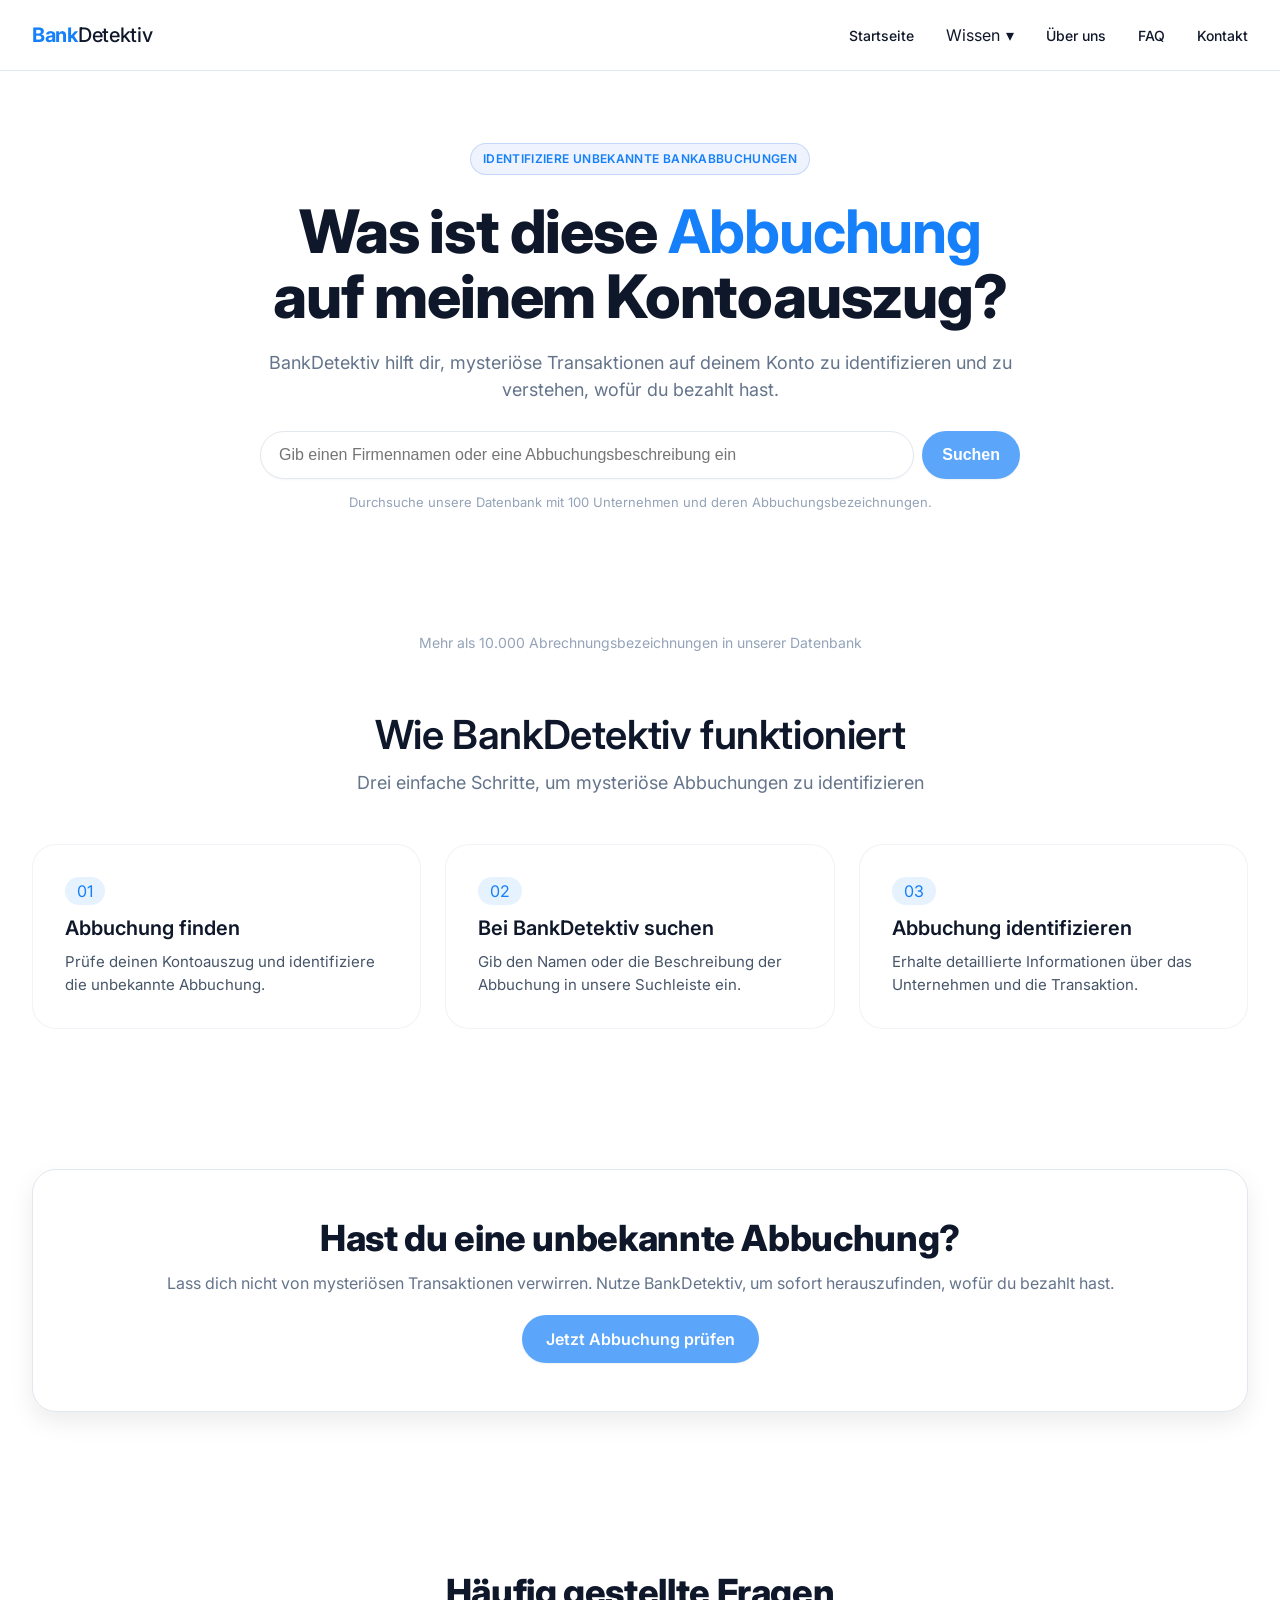
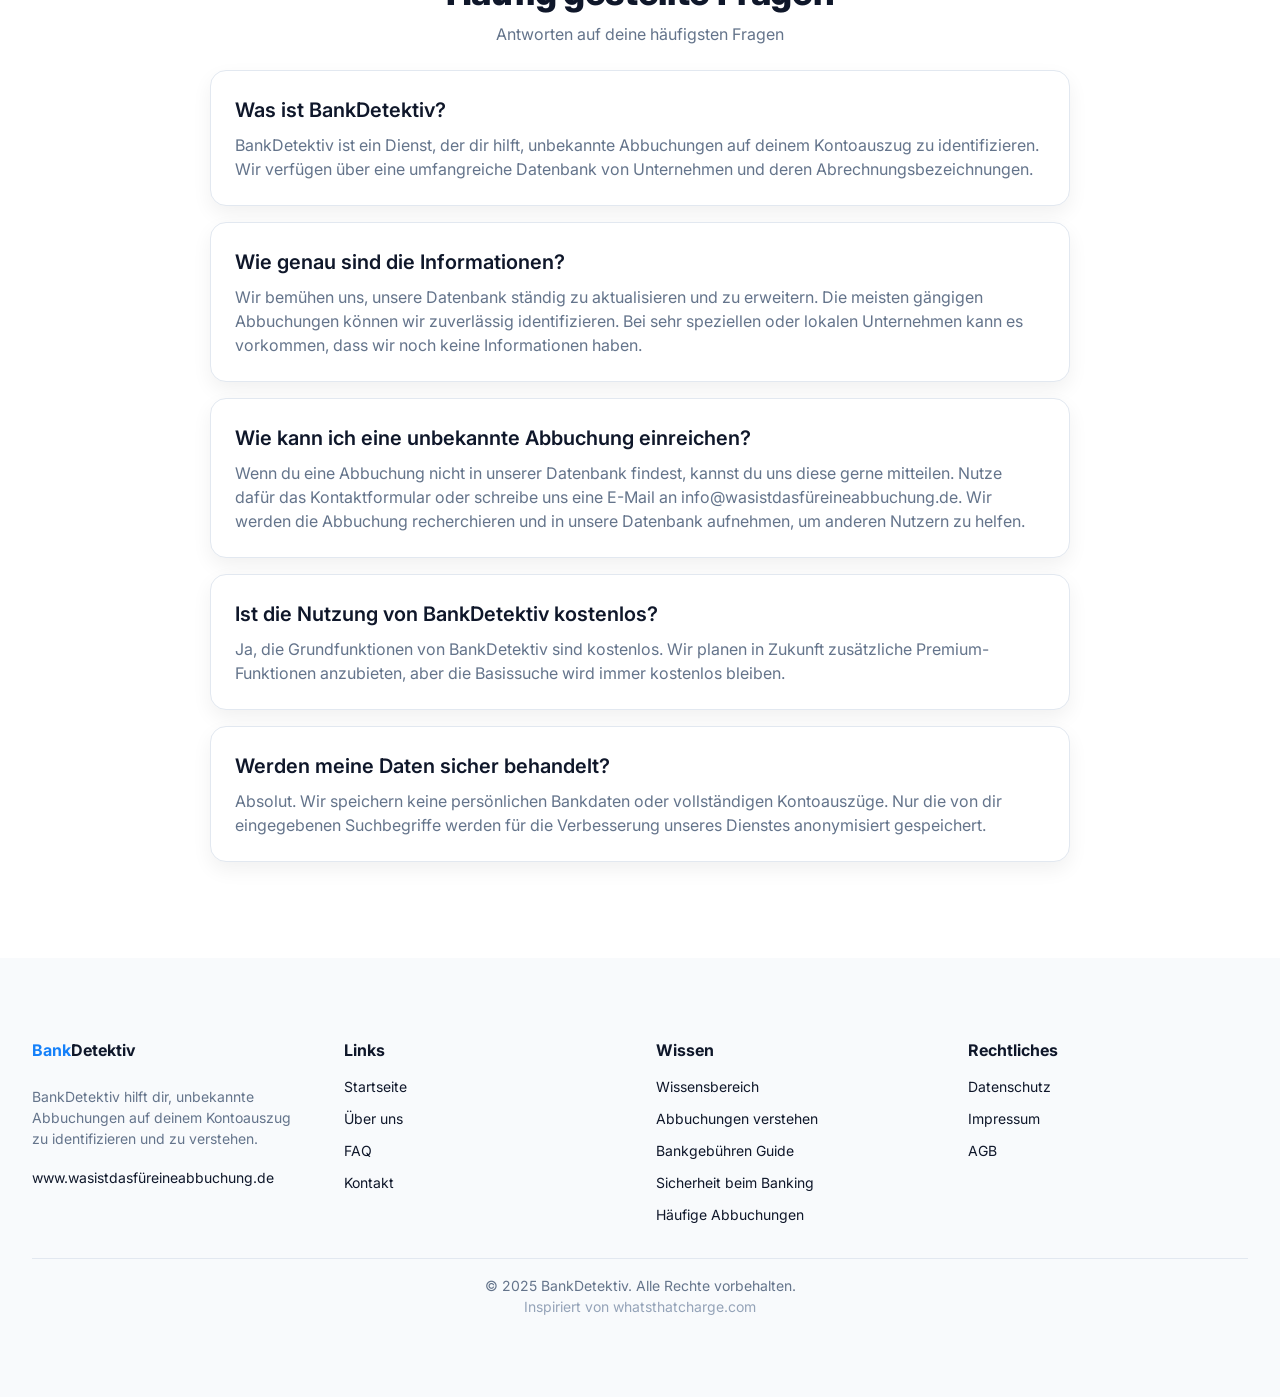
<file: index.html>
<!DOCTYPE html>
<html lang="de">
<head>
  <meta charset="UTF-8" />
  <meta name="viewport" content="width=device-width, initial-scale=1.0" />
  <title>BankDetektiv</title>
  <link rel="preconnect" href="https://fonts.googleapis.com">
  <link rel="preconnect" href="https://fonts.gstatic.com" crossorigin>
  <link href="https://fonts.googleapis.com/css2?family=Inter:ital,opsz,wght@0,14..32,100..900;1,14..32,100..900&display=swap" rel="stylesheet">
  <link rel="stylesheet" href="css/style.css" />
</head>
<body>

  <header class="navbar">
    <div class="container">
      <div class="navbar__container">
        <a href="/" class="logo">
          <span class="highlight">Bank</span>Detektiv
        </a>
  
        <!-- Десктоп-меню -->
        <nav class="nav-desktop">
          <a href="/" class="nav-link">Startseite</a>
  
          <div class="nav-dropdown">
            <button
              class="nav-link dropdown-toggle"
              aria-expanded="false"
              aria-controls="wissen-menu"
              type="button"
            >
              Wissen <span class="caret" aria-hidden="true">▾</span>
            </button>
  
            <div id="wissen-menu" class="dropdown-menu" hidden>
              <a href="/wissen" class="dropdown-main">
                <strong>Wissensbereich</strong><br />
                <span>Alles was du über Bankabbuchungen wissen musst</span>
              </a>
              <a href="/wissen/abbuchungen">Abbuchungen verstehen</a>
              <a href="/wissen/bankgebuehren">Bankgebühren Guide</a>
              <a href="/wissen/sicherheit">Sicherheit beim Banking</a>
              <a href="/wissen/haeufige-abbuchungen">Häufige Abbuchungen</a>
            </div>
          </div>
  
          <a href="/ueber-uns" class="nav-link">Über uns</a>
          <a href="/faq" class="nav-link">FAQ</a>
          <a href="/kontakt" class="nav-link">Kontakt</a>
        </nav>
  
        <!-- Кнопка бургера -->
        <button class="menu-btn" aria-label="Menü öffnen" aria-controls="mobile-nav" aria-expanded="false">
          <span></span><span></span><span></span>
        </button>
  
        
      </div>
    </div>
    
  </header>
  <!-- Затемнение фона для моб.меню -->
  <div class="mobile-overlay"></div>
  <!-- Мобильное меню -->
  <nav id="mobile-nav" class="nav-mobile">
    <a href="/" class="nav-link">Startseite</a>

    <div class="nav-mobile__group">
      <div class="nav-mobile__label">Wissen</div>
      <a href="/wissen" class="nav-link">Wissensbereich</a>
      <a href="/wissen/abbuchungen" class="nav-link">Abbuchungen verstehen</a>
      <a href="/wissen/bankgebuehren" class="nav-link">Bankgebühren Guide</a>
      <a href="/wissen/sicherheit" class="nav-link">Sicherheit beim Banking</a>
      <a href="/wissen/haeufige-abbuchungen" class="nav-link">Häufige Abbuchungen</a>
    </div>

    <a href="/ueber-uns" class="nav-link">Über uns</a>
    <a href="/faq" class="nav-link">FAQ</a>
    <a href="/kontakt" class="nav-link">Kontakt</a>
  </nav>
  

  <section class="hero">
    <div class="container">
        <div class="hero__container">
        <div class="hero__badge">
            Identifiziere unbekannte Bankabbuchungen
        </div>
    
        <h1 class="hero__title">
            Was ist diese <span class="highlight">Abbuchung</span><br />
            auf meinem Kontoauszug?
        </h1>
    
        <p class="hero__subtitle">
            BankDetektiv hilft dir, mysteriöse Transaktionen auf deinem Konto zu identifizieren und zu verstehen, wofür du bezahlt hast.
        </p>
    
        <form class="hero__form" action="#">
            <input
            type="text"
            class="hero__input"
            placeholder="Gib einen Firmennamen oder eine Abbuchungsbeschreibung ein"
            aria-label="Suchfeld"
            />
            <button type="submit" class="hero__button">Suchen</button>
        </form>
    
        <p class="hero__note">
            Durchsuche unsere Datenbank mit 100 Unternehmen und deren Abbuchungsbezeichnungen.
        </p>
        </div>
    </div>
  </section>


  <section class="stats">
    <div class="container">
      <p class="stats__text">Mehr als 10.000 Abrechnungsbezeichnungen in unserer Datenbank</p>
    </div>
  </section>
  

  <section class="how">
    <div class="container">
      <div class="how__head">
        <h2 class="how__title">Wie BankDetektiv funktioniert</h2>
        <p class="how__subtitle">Drei einfache Schritte, um mysteriöse Abbuchungen zu identifizieren</p>
      </div>
  
      <div class="how__grid">
        <article class="how__card">
          <span class="how__num">01</span>
          <h3 class="how__card-title">Abbuchung finden</h3>
          <p class="how__text">Prüfe deinen Kontoauszug und identifiziere die unbekannte Abbuchung.</p>
        </article>
  
        <article class="how__card">
          <span class="how__num">02</span>
          <h3 class="how__card-title">Bei BankDetektiv suchen</h3>
          <p class="how__text">Gib den Namen oder die Beschreibung der Abbuchung in unsere Suchleiste ein.</p>
        </article>
  
        <article class="how__card">
          <span class="how__num">03</span>
          <h3 class="how__card-title">Abbuchung identifizieren</h3>
          <p class="how__text">Erhalte detaillierte Informationen über das Unternehmen und die Transaktion.</p>
        </article>
      </div>
    </div>
  </section>
  

  
  <section class="cta">
    <div class="container">

        <div class="cta__card">
        <h2 class="cta__title">Hast du eine unbekannte Abbuchung?</h2>
        <p class="cta__text">
            Lass dich nicht von mysteriösen Transaktionen verwirren.
            Nutze BankDetektiv, um sofort herauszufinden, wofür du bezahlt hast.
        </p>
        <a href="#" class="cta__button">Jetzt Abbuchung prüfen</a>
        </div>

    </div>
  </section>

  <section class="faq"  id="faq">
    <div class="container">

        <div class="faq__container">
        <h2 class="faq__title">Häufig gestellte Fragen</h2>
        <p class="faq__subtitle">Antworten auf deine häufigsten Fragen</p>
    
        <div class="faq__card">
            <h3 class="faq__question">Was ist BankDetektiv?</h3>
            <p class="faq__answer">
            BankDetektiv ist ein Dienst, der dir hilft, unbekannte Abbuchungen auf deinem Kontoauszug zu identifizieren.
            Wir verfügen über eine umfangreiche Datenbank von Unternehmen und deren Abrechnungsbezeichnungen.
            </p>
        </div>
    
        <div class="faq__card">
            <h3 class="faq__question">Wie genau sind die Informationen?</h3>
            <p class="faq__answer">
            Wir bemühen uns, unsere Datenbank ständig zu aktualisieren und zu erweitern. Die meisten gängigen Abbuchungen
            können wir zuverlässig identifizieren. Bei sehr speziellen oder lokalen Unternehmen kann es vorkommen,
            dass wir noch keine Informationen haben.
            </p>
        </div>
    
        <div class="faq__card">
            <h3 class="faq__question">Wie kann ich eine unbekannte Abbuchung einreichen?</h3>
            <p class="faq__answer">
            Wenn du eine Abbuchung nicht in unserer Datenbank findest, kannst du uns diese gerne mitteilen.
            Nutze dafür das Kontaktformular oder schreibe uns eine E-Mail an info@wasistdasfüreineabbuchung.de.
            Wir werden die Abbuchung recherchieren und in unsere Datenbank aufnehmen, um anderen Nutzern zu helfen.
            </p>
        </div>
    
        <div class="faq__card">
            <h3 class="faq__question">Ist die Nutzung von BankDetektiv kostenlos?</h3>
            <p class="faq__answer">
            Ja, die Grundfunktionen von BankDetektiv sind kostenlos. Wir planen in Zukunft zusätzliche Premium-Funktionen
            anzubieten, aber die Basissuche wird immer kostenlos bleiben.
            </p>
        </div>
    
        <div class="faq__card">
            <h3 class="faq__question">Werden meine Daten sicher behandelt?</h3>
            <p class="faq__answer">
            Absolut. Wir speichern keine persönlichen Bankdaten oder vollständigen Kontoauszüge.
            Nur die von dir eingegebenen Suchbegriffe werden für die Verbesserung unseres Dienstes anonymisiert gespeichert.
            </p>
        </div>
        </div>
    </div>
  </section>

  <footer class="footer">
    <div class="container">

        <div class="footer__container">
        
        <div class="footer__column">
            <a href="/" class="footer__logo">
            <span class="highlight">Bank</span>Detektiv
            </a>
            <p class="footer__desc">
            BankDetektiv hilft dir, unbekannte<br>
            Abbuchungen auf deinem Kontoauszug<br>
            zu identifizieren und zu verstehen.
            </p>
            <a href="https://www.wasistdasfüreineabbuchung.de" class="footer__link" target="_blank">
            www.wasistdasfüreineabbuchung.de
            </a>
        </div>
    
        <div class="footer__column">
            <h4 class="footer__heading">Links</h4>
            <ul class="footer__list">
            <li><a href="/" class="footer__link">Startseite</a></li>
            <li><a href="/ueber-uns" class="footer__link">Über uns</a></li>
            <li><a href="/faq" class="footer__link">FAQ</a></li>
            <li><a href="/kontakt" class="footer__link">Kontakt</a></li>
            </ul>
        </div>
    
        <div class="footer__column">
            <h4 class="footer__heading">Wissen</h4>
            <ul class="footer__list">
            <li><a href="/wissen" class="footer__link">Wissensbereich</a></li>
            <li><a href="/wissen/abbuchungen" class="footer__link">Abbuchungen verstehen</a></li>
            <li><a href="/wissen/bankgebuehren" class="footer__link">Bankgebühren Guide</a></li>
            <li><a href="/wissen/sicherheit" class="footer__link">Sicherheit beim Banking</a></li>
            <li><a href="/wissen/haeufige-abbuchungen" class="footer__link">Häufige Abbuchungen</a></li>
            </ul>
        </div>
    
        <div class="footer__column">
            <h4 class="footer__heading">Rechtliches</h4>
            <ul class="footer__list">
            <li><a href="/datenschutz" class="footer__link">Datenschutz</a></li>
            <li><a href="/impressum" class="footer__link">Impressum</a></li>
            <li><a href="/agb" class="footer__link">AGB</a></li>
            </ul>
        </div>
        
        </div>

        <div class="footer__bottom">
            <p class="footer__copyright">© 2025 BankDetektiv. Alle Rechte vorbehalten.</p>
            <p class="footer__note">Inspiriert von <a href="https://www.whatsthatcharge.com" target="_blank">whatsthatcharge.com</a></p>
        </div>

        

    </div>
  </footer>
  
  
  

  <script src="js/main.js"></script>
</body>
</html>
</file>
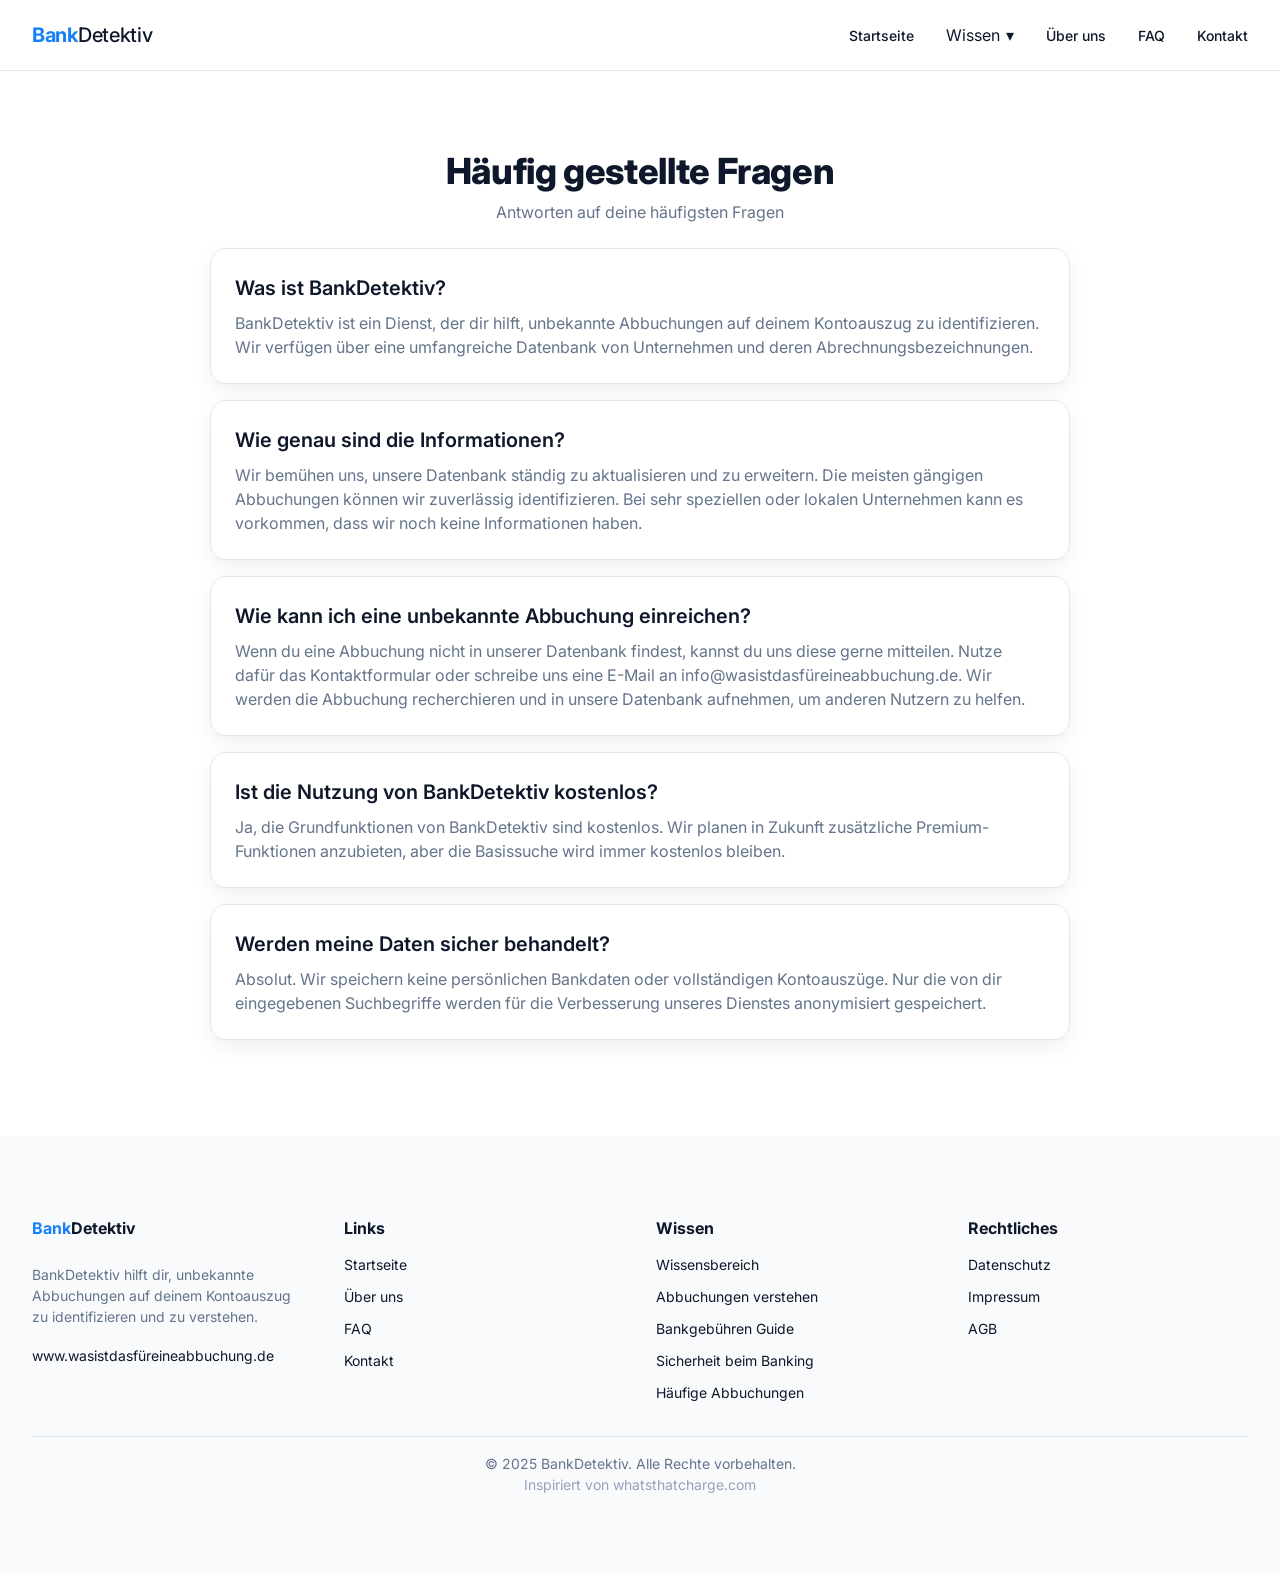
<file: faq.html>
<!DOCTYPE html>
<html lang="de">
<head>
  <meta charset="UTF-8" />
  <meta name="viewport" content="width=device-width, initial-scale=1.0" />
  <title>Über uns – BankDetektiv</title>
  <meta name="description" content="BankDetektiv – weil du wissen solltest, wofür du zahlst. Wir machen Schluss mit Fragezeichen auf dem Kontoauszug." />
  <link rel="preconnect" href="https://fonts.googleapis.com">
  <link rel="preconnect" href="https://fonts.gstatic.com" crossorigin>
  <link href="https://fonts.googleapis.com/css2?family=Inter:ital,opsz,wght@0,14..32,100..900;1,14..32,100..900&display=swap" rel="stylesheet">
  <link rel="stylesheet" href="css/style.css" />
</head>
<body>

  <header class="navbar">
    <div class="container">
      <div class="navbar__container">
        <a href="/" class="logo">
          <span class="highlight">Bank</span>Detektiv
        </a>

        <!-- Десктоп-меню -->
        <nav class="nav-desktop">
          <a href="/" class="nav-link">Startseite</a>

          <div class="nav-dropdown">
            <button
              class="nav-link dropdown-toggle"
              aria-expanded="false"
              aria-controls="wissen-menu"
              type="button"
            >
              Wissen <span class="caret" aria-hidden="true">▾</span>
            </button>

            <div id="wissen-menu" class="dropdown-menu" hidden>
              <a href="/wissen" class="dropdown-main">
                <strong>Wissensbereich</strong><br />
                <span>Alles was du über Bankabbuchungen wissen musst</span>
              </a>
              <a href="/wissen/abbuchungen">Abbuchungen verstehen</a>
              <a href="/wissen/bankgebuehren">Bankgebühren Guide</a>
              <a href="/wissen/sicherheit">Sicherheit beim Banking</a>
              <a href="/wissen/haeufige-abbuchungen">Häufige Abbuchungen</a>
            </div>
          </div>

          <a href="/ueber-uns" class="nav-link">Über uns</a>
          <a href="/faq" class="nav-link">FAQ</a>
          <a href="/kontakt" class="nav-link">Kontakt</a>
        </nav>

        <!-- Бургер -->
        <button class="menu-btn" aria-label="Menü öffnen" aria-controls="mobile-nav" aria-expanded="false">
          <span></span><span></span><span></span>
        </button>
      </div>
    </div>
  </header>

  <!-- Затемнение фона для моб.меню -->
  <div class="mobile-overlay"></div>
  <!-- Мобильное меню -->
  <nav id="mobile-nav" class="nav-mobile">
    <a href="/" class="nav-link">Startseite</a>

    <div class="nav-mobile__group">
      <div class="nav-mobile__label">Wissen</div>
      <a href="/wissen" class="nav-link">Wissensbereich</a>
      <a href="/wissen/abbuchungen" class="nav-link">Abbuchungen verstehen</a>
      <a href="/wissen/bankgebuehren" class="nav-link">Bankgebühren Guide</a>
      <a href="/wissen/sicherheit" class="nav-link">Sicherheit beim Banking</a>
      <a href="/wissen/haeufige-abbuchungen" class="nav-link">Häufige Abbuchungen</a>
    </div>

    <a href="/ueber-uns" class="nav-link">Über uns</a>
    <a href="/faq" class="nav-link">FAQ</a>
    <a href="/kontakt" class="nav-link">Kontakt</a>
  </nav>


  <main>
    <section class="faq"  id="faq">
      <div class="container">
  
          <div class="faq__container">
          <h2 class="faq__title">Häufig gestellte Fragen</h2>
          <p class="faq__subtitle">Antworten auf deine häufigsten Fragen</p>
      
          <div class="faq__card">
              <h3 class="faq__question">Was ist BankDetektiv?</h3>
              <p class="faq__answer">
              BankDetektiv ist ein Dienst, der dir hilft, unbekannte Abbuchungen auf deinem Kontoauszug zu identifizieren.
              Wir verfügen über eine umfangreiche Datenbank von Unternehmen und deren Abrechnungsbezeichnungen.
              </p>
          </div>
      
          <div class="faq__card">
              <h3 class="faq__question">Wie genau sind die Informationen?</h3>
              <p class="faq__answer">
              Wir bemühen uns, unsere Datenbank ständig zu aktualisieren und zu erweitern. Die meisten gängigen Abbuchungen
              können wir zuverlässig identifizieren. Bei sehr speziellen oder lokalen Unternehmen kann es vorkommen,
              dass wir noch keine Informationen haben.
              </p>
          </div>
      
          <div class="faq__card">
              <h3 class="faq__question">Wie kann ich eine unbekannte Abbuchung einreichen?</h3>
              <p class="faq__answer">
              Wenn du eine Abbuchung nicht in unserer Datenbank findest, kannst du uns diese gerne mitteilen.
              Nutze dafür das Kontaktformular oder schreibe uns eine E-Mail an info@wasistdasfüreineabbuchung.de.
              Wir werden die Abbuchung recherchieren und in unsere Datenbank aufnehmen, um anderen Nutzern zu helfen.
              </p>
          </div>
      
          <div class="faq__card">
              <h3 class="faq__question">Ist die Nutzung von BankDetektiv kostenlos?</h3>
              <p class="faq__answer">
              Ja, die Grundfunktionen von BankDetektiv sind kostenlos. Wir planen in Zukunft zusätzliche Premium-Funktionen
              anzubieten, aber die Basissuche wird immer kostenlos bleiben.
              </p>
          </div>
      
          <div class="faq__card">
              <h3 class="faq__question">Werden meine Daten sicher behandelt?</h3>
              <p class="faq__answer">
              Absolut. Wir speichern keine persönlichen Bankdaten oder vollständigen Kontoauszüge.
              Nur die von dir eingegebenen Suchbegriffe werden für die Verbesserung unseres Dienstes anonymisiert gespeichert.
              </p>
          </div>
          </div>
      </div>
    </section>
  </main>
  


  <footer class="footer">
    <div class="container">

      <div class="footer__container">
        <div class="footer__column">
          <a href="/" class="footer__logo">
            <span class="highlight">Bank</span>Detektiv
          </a>
          <p class="footer__desc">
            BankDetektiv hilft dir, unbekannte<br>
            Abbuchungen auf deinem Kontoauszug<br>
            zu identifizieren und zu verstehen.
          </p>
          <a href="https://www.wasistdasfüreineabbuchung.de" class="footer__link" target="_blank" rel="noopener noreferrer">
            www.wasistdasfüreineabbuchung.de
          </a>
        </div>

        <div class="footer__column">
          <h4 class="footer__heading">Links</h4>
          <ul class="footer__list">
            <li><a href="/" class="footer__link">Startseite</a></li>
            <li><a href="/ueber-uns" class="footer__link">Über uns</a></li>
            <li><a href="/faq" class="footer__link">FAQ</a></li>
            <li><a href="/kontakt" class="footer__link">Kontakt</a></li>
          </ul>
        </div>

        <div class="footer__column">
          <h4 class="footer__heading">Wissen</h4>
          <ul class="footer__list">
            <li><a href="/wissen" class="footer__link">Wissensbereich</a></li>
            <li><a href="/wissen/abbuchungen" class="footer__link">Abbuchungen verstehen</a></li>
            <li><a href="/wissen/bankgebuehren" class="footer__link">Bankgebühren Guide</a></li>
            <li><a href="/wissen/sicherheit" class="footer__link">Sicherheit beim Banking</a></li>
            <li><a href="/wissen/haeufige-abbuchungen" class="footer__link">Häufige Abbuchungen</a></li>
          </ul>
        </div>

        <div class="footer__column">
          <h4 class="footer__heading">Rechtliches</h4>
          <ul class="footer__list">
            <li><a href="/datenschutz" class="footer__link">Datenschutz</a></li>
            <li><a href="/impressum" class="footer__link">Impressum</a></li>
            <li><a href="/agb" class="footer__link">AGB</a></li>
          </ul>
        </div>
      </div>

      <div class="footer__bottom">
        <p class="footer__copyright">© 2025 BankDetektiv. Alle Rechte vorbehalten.</p>
        <p class="footer__note">Inspiriert von <a href="https://www.whatsthatcharge.com" target="_blank" rel="noopener noreferrer">whatsthatcharge.com</a></p>
      </div>

    </div>
  </footer>

  <script src="js/main.js"></script>
</body>
</html>
</file>
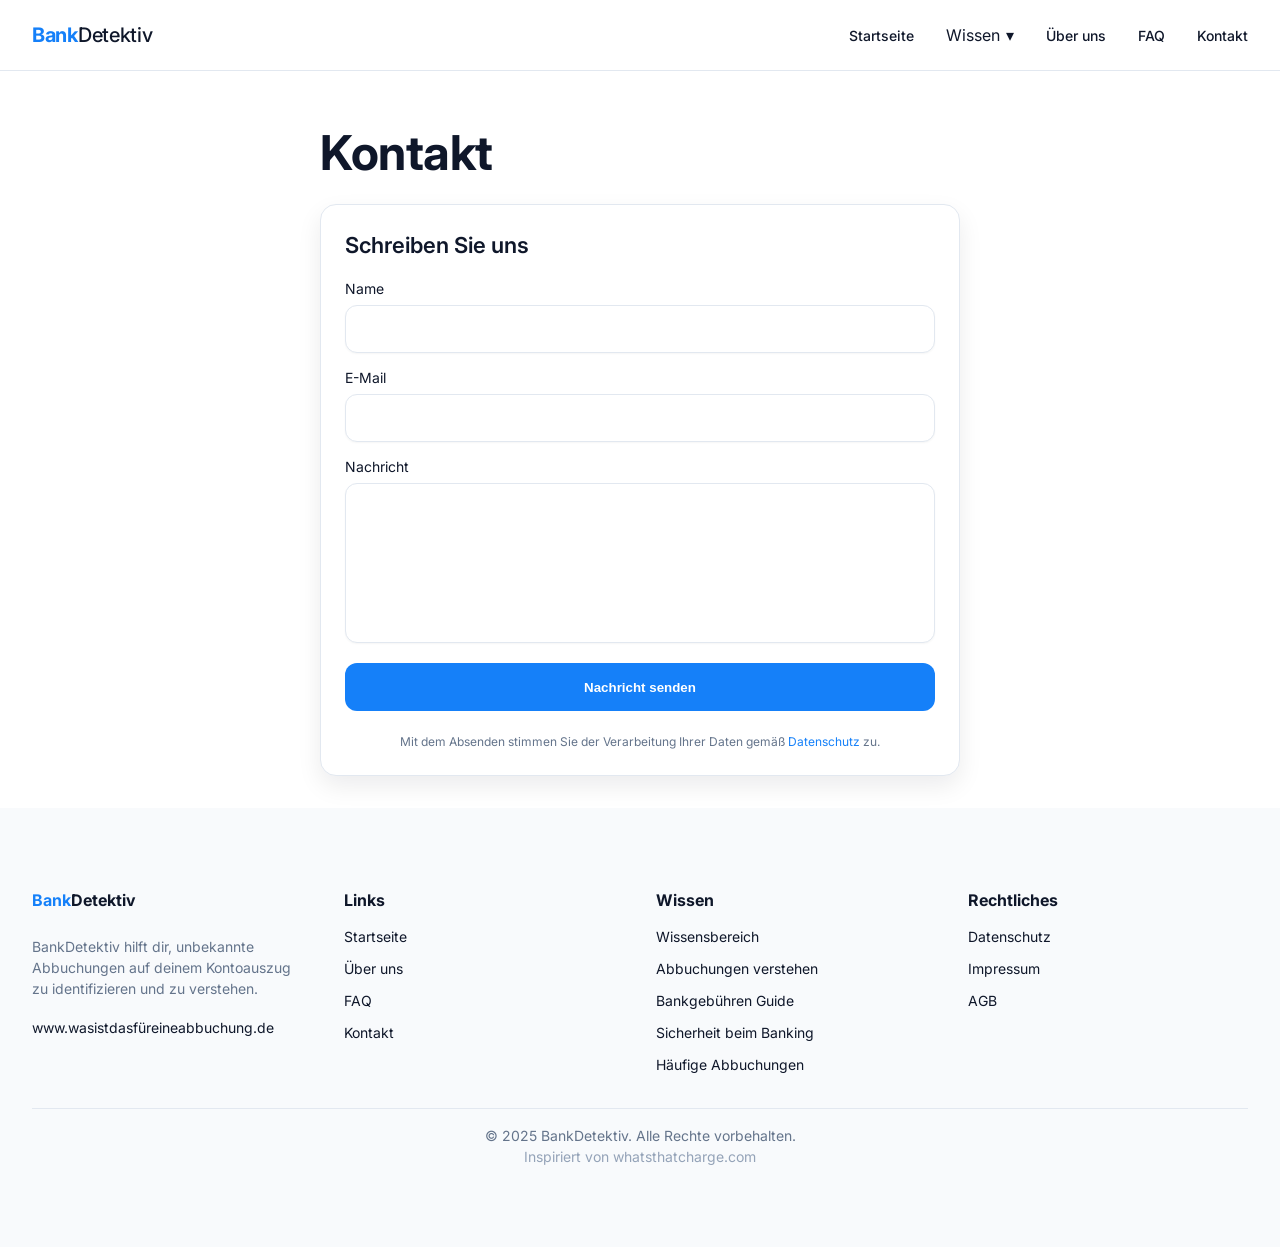
<file: kontakt.html>
<!DOCTYPE html>
<html lang="de">
<head>
  <meta charset="UTF-8" />
  <meta name="viewport" content="width=device-width, initial-scale=1.0" />
  <title>Über uns – BankDetektiv</title>
  <meta name="description" content="BankDetektiv – weil du wissen solltest, wofür du zahlst. Wir machen Schluss mit Fragezeichen auf dem Kontoauszug." />
  <link rel="preconnect" href="https://fonts.googleapis.com">
  <link rel="preconnect" href="https://fonts.gstatic.com" crossorigin>
  <link href="https://fonts.googleapis.com/css2?family=Inter:ital,opsz,wght@0,14..32,100..900;1,14..32,100..900&display=swap" rel="stylesheet">
  <link rel="stylesheet" href="css/style.css" />
</head>
<body>

  <header class="navbar">
    <div class="container">
      <div class="navbar__container">
        <a href="/" class="logo">
          <span class="highlight">Bank</span>Detektiv
        </a>

        <!-- Десктоп-меню -->
        <nav class="nav-desktop">
          <a href="/" class="nav-link">Startseite</a>

          <div class="nav-dropdown">
            <button
              class="nav-link dropdown-toggle"
              aria-expanded="false"
              aria-controls="wissen-menu"
              type="button"
            >
              Wissen <span class="caret" aria-hidden="true">▾</span>
            </button>

            <div id="wissen-menu" class="dropdown-menu" hidden>
              <a href="/wissen" class="dropdown-main">
                <strong>Wissensbereich</strong><br />
                <span>Alles was du über Bankabbuchungen wissen musst</span>
              </a>
              <a href="/wissen/abbuchungen">Abbuchungen verstehen</a>
              <a href="/wissen/bankgebuehren">Bankgebühren Guide</a>
              <a href="/wissen/sicherheit">Sicherheit beim Banking</a>
              <a href="/wissen/haeufige-abbuchungen">Häufige Abbuchungen</a>
            </div>
          </div>

          <a href="/ueber-uns" class="nav-link">Über uns</a>
          <a href="/faq" class="nav-link">FAQ</a>
          <a href="/kontakt" class="nav-link">Kontakt</a>
        </nav>

        <!-- Бургер -->
        <button class="menu-btn" aria-label="Menü öffnen" aria-controls="mobile-nav" aria-expanded="false">
          <span></span><span></span><span></span>
        </button>
      </div>
    </div>
  </header>

  <!-- Затемнение фона для моб.меню -->
  <div class="mobile-overlay"></div>
  <!-- Мобильное меню -->
  <nav id="mobile-nav" class="nav-mobile">
    <a href="/" class="nav-link">Startseite</a>

    <div class="nav-mobile__group">
      <div class="nav-mobile__label">Wissen</div>
      <a href="/wissen" class="nav-link">Wissensbereich</a>
      <a href="/wissen/abbuchungen" class="nav-link">Abbuchungen verstehen</a>
      <a href="/wissen/bankgebuehren" class="nav-link">Bankgebühren Guide</a>
      <a href="/wissen/sicherheit" class="nav-link">Sicherheit beim Banking</a>
      <a href="/wissen/haeufige-abbuchungen" class="nav-link">Häufige Abbuchungen</a>
    </div>

    <a href="/ueber-uns" class="nav-link">Über uns</a>
    <a href="/faq" class="nav-link">FAQ</a>
    <a href="/kontakt" class="nav-link">Kontakt</a>
  </nav>


  <main>
    <section class="contact">
      <div class="container">
        <div class="contact__container">
          <h1 class="contact__title">Kontakt</h1>

          <div class="contact__card">
            <h2 class="contact__card-title">Schreiben Sie uns</h2>

            <form class="contact__form" action="#" method="post" novalidate>
              <div class="contact__field">
                <label class="contact__label" for="contact-name">Name</label>
                <input class="contact__input" type="text" id="contact-name" name="name" autocomplete="name" required aria-required="true" />
              </div>

              <div class="contact__field">
                <label class="contact__label" for="contact-email">E-Mail</label>
                <input class="contact__input" type="email" id="contact-email" name="email" autocomplete="email" required aria-required="true" />
              </div>

              <div class="contact__field">
                <label class="contact__label" for="contact-message">Nachricht</label>
                <textarea class="contact__textarea" id="contact-message" name="message" rows="6" required aria-required="true"></textarea>
              </div>

              <div class="contact__hp" aria-hidden="true">
                <input class="contact__hp-input" type="text" name="website" tabindex="-1" autocomplete="off" />
              </div>

              <button class="contact__button" type="submit">Nachricht senden</button>

              <p class="contact__note">
                Mit dem Absenden stimmen Sie der Verarbeitung Ihrer Daten gemäß
                <a href="/datenschutz">Datenschutz</a> zu.
              </p>
            </form>
          </div>
        </div>
      </div>
    </section>
  </main>
  


  <footer class="footer">
    <div class="container">

      <div class="footer__container">
        <div class="footer__column">
          <a href="/" class="footer__logo">
            <span class="highlight">Bank</span>Detektiv
          </a>
          <p class="footer__desc">
            BankDetektiv hilft dir, unbekannte<br>
            Abbuchungen auf deinem Kontoauszug<br>
            zu identifizieren und zu verstehen.
          </p>
          <a href="https://www.wasistdasfüreineabbuchung.de" class="footer__link" target="_blank" rel="noopener noreferrer">
            www.wasistdasfüreineabbuchung.de
          </a>
        </div>

        <div class="footer__column">
          <h4 class="footer__heading">Links</h4>
          <ul class="footer__list">
            <li><a href="/" class="footer__link">Startseite</a></li>
            <li><a href="/ueber-uns" class="footer__link">Über uns</a></li>
            <li><a href="/faq" class="footer__link">FAQ</a></li>
            <li><a href="/kontakt" class="footer__link">Kontakt</a></li>
          </ul>
        </div>

        <div class="footer__column">
          <h4 class="footer__heading">Wissen</h4>
          <ul class="footer__list">
            <li><a href="/wissen" class="footer__link">Wissensbereich</a></li>
            <li><a href="/wissen/abbuchungen" class="footer__link">Abbuchungen verstehen</a></li>
            <li><a href="/wissen/bankgebuehren" class="footer__link">Bankgebühren Guide</a></li>
            <li><a href="/wissen/sicherheit" class="footer__link">Sicherheit beim Banking</a></li>
            <li><a href="/wissen/haeufige-abbuchungen" class="footer__link">Häufige Abbuchungen</a></li>
          </ul>
        </div>

        <div class="footer__column">
          <h4 class="footer__heading">Rechtliches</h4>
          <ul class="footer__list">
            <li><a href="/datenschutz" class="footer__link">Datenschutz</a></li>
            <li><a href="/impressum" class="footer__link">Impressum</a></li>
            <li><a href="/agb" class="footer__link">AGB</a></li>
          </ul>
        </div>
      </div>

      <div class="footer__bottom">
        <p class="footer__copyright">© 2025 BankDetektiv. Alle Rechte vorbehalten.</p>
        <p class="footer__note">Inspiriert von <a href="https://www.whatsthatcharge.com" target="_blank" rel="noopener noreferrer">whatsthatcharge.com</a></p>
      </div>

    </div>
  </footer>

  <script src="js/main.js"></script>
</body>
</html>
</file>
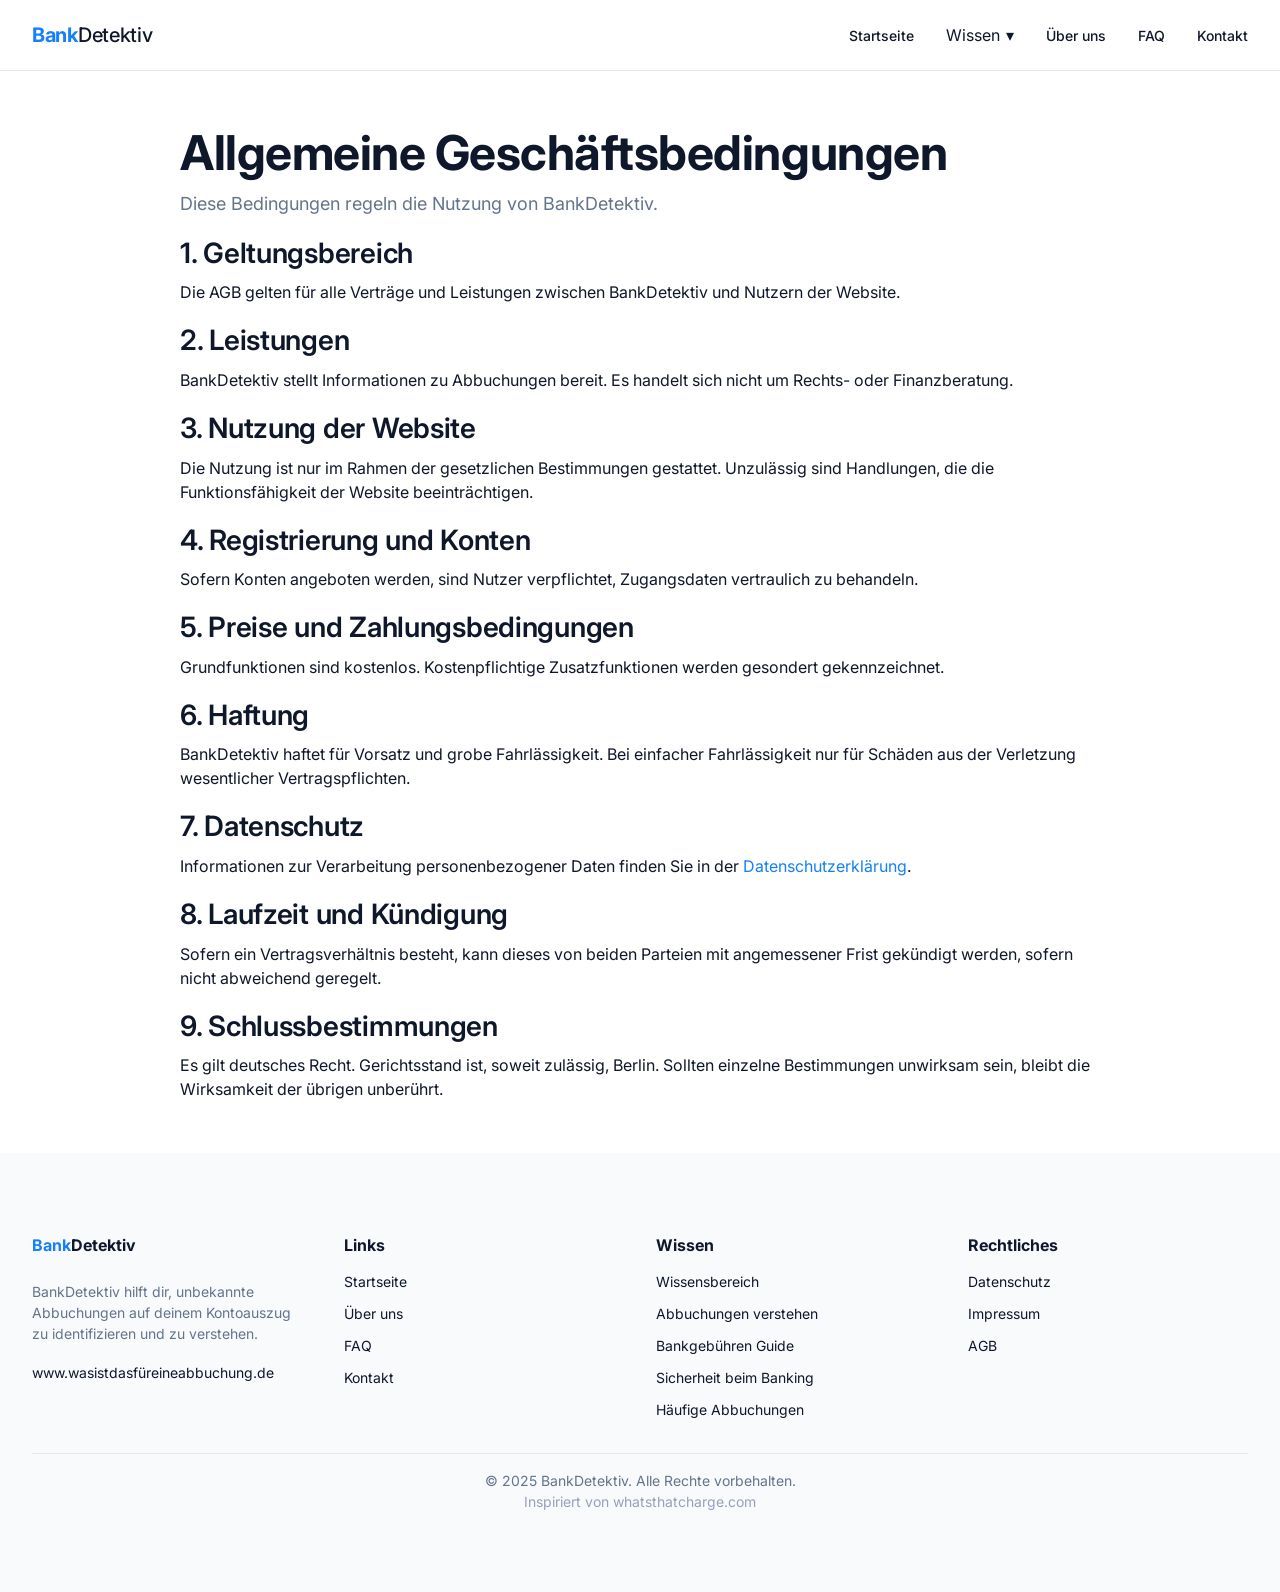
<file: ligal_agb.html>
<!DOCTYPE html>
<html lang="de">
<head>
  <meta charset="UTF-8" />
  <meta name="viewport" content="width=device-width, initial-scale=1.0" />
  <title>Über uns – BankDetektiv</title>
  <meta name="description" content="BankDetektiv – weil du wissen solltest, wofür du zahlst. Wir machen Schluss mit Fragezeichen auf dem Kontoauszug." />
  <link rel="preconnect" href="https://fonts.googleapis.com">
  <link rel="preconnect" href="https://fonts.gstatic.com" crossorigin>
  <link href="https://fonts.googleapis.com/css2?family=Inter:ital,opsz,wght@0,14..32,100..900;1,14..32,100..900&display=swap" rel="stylesheet">
  <link rel="stylesheet" href="css/style.css" />
</head>
<body>

  <header class="navbar">
    <div class="container">
      <div class="navbar__container">
        <a href="/" class="logo">
          <span class="highlight">Bank</span>Detektiv
        </a>

        <!-- Десктоп-меню -->
        <nav class="nav-desktop">
          <a href="/" class="nav-link">Startseite</a>

          <div class="nav-dropdown">
            <button
              class="nav-link dropdown-toggle"
              aria-expanded="false"
              aria-controls="wissen-menu"
              type="button"
            >
              Wissen <span class="caret" aria-hidden="true">▾</span>
            </button>

            <div id="wissen-menu" class="dropdown-menu" hidden>
              <a href="/wissen" class="dropdown-main">
                <strong>Wissensbereich</strong><br />
                <span>Alles was du über Bankabbuchungen wissen musst</span>
              </a>
              <a href="/wissen/abbuchungen">Abbuchungen verstehen</a>
              <a href="/wissen/bankgebuehren">Bankgebühren Guide</a>
              <a href="/wissen/sicherheit">Sicherheit beim Banking</a>
              <a href="/wissen/haeufige-abbuchungen">Häufige Abbuchungen</a>
            </div>
          </div>

          <a href="/ueber-uns" class="nav-link">Über uns</a>
          <a href="/faq" class="nav-link">FAQ</a>
          <a href="/kontakt" class="nav-link">Kontakt</a>
        </nav>

        <!-- Бургер -->
        <button class="menu-btn" aria-label="Menü öffnen" aria-controls="mobile-nav" aria-expanded="false">
          <span></span><span></span><span></span>
        </button>
      </div>
    </div>
  </header>

  <!-- Затемнение фона для моб.меню -->
  <div class="mobile-overlay"></div>
  <!-- Мобильное меню -->
  <nav id="mobile-nav" class="nav-mobile">
    <a href="/" class="nav-link">Startseite</a>

    <div class="nav-mobile__group">
      <div class="nav-mobile__label">Wissen</div>
      <a href="/wissen" class="nav-link">Wissensbereich</a>
      <a href="/wissen/abbuchungen" class="nav-link">Abbuchungen verstehen</a>
      <a href="/wissen/bankgebuehren" class="nav-link">Bankgebühren Guide</a>
      <a href="/wissen/sicherheit" class="nav-link">Sicherheit beim Banking</a>
      <a href="/wissen/haeufige-abbuchungen" class="nav-link">Häufige Abbuchungen</a>
    </div>

    <a href="/ueber-uns" class="nav-link">Über uns</a>
    <a href="/faq" class="nav-link">FAQ</a>
    <a href="/kontakt" class="nav-link">Kontakt</a>
  </nav>


  <main>
    <main>
      <section class="legalpage legalpage--agb">
        <div class="container">
          <div class="legalpage__container">
            <h1 class="legalpage__title">Allgemeine Geschäftsbedingungen</h1>
            <p class="legalpage__lead">Diese Bedingungen regeln die Nutzung von BankDetektiv.</p>
    
            <section class="legalpage__section">
              <h2 class="legalpage__h2">1. Geltungsbereich</h2>
              <p>Die AGB gelten für alle Verträge und Leistungen zwischen BankDetektiv und Nutzern der Website.</p>
            </section>
    
            <section class="legalpage__section">
              <h2 class="legalpage__h2">2. Leistungen</h2>
              <p>BankDetektiv stellt Informationen zu Abbuchungen bereit. Es handelt sich nicht um Rechts- oder Finanzberatung.</p>
            </section>
    
            <section class="legalpage__section">
              <h2 class="legalpage__h2">3. Nutzung der Website</h2>
              <p>Die Nutzung ist nur im Rahmen der gesetzlichen Bestimmungen gestattet. Unzulässig sind Handlungen, die die Funktionsfähigkeit der Website beeinträchtigen.</p>
            </section>
    
            <section class="legalpage__section">
              <h2 class="legalpage__h2">4. Registrierung und Konten</h2>
              <p>Sofern Konten angeboten werden, sind Nutzer verpflichtet, Zugangsdaten vertraulich zu behandeln.</p>
            </section>
    
            <section class="legalpage__section">
              <h2 class="legalpage__h2">5. Preise und Zahlungsbedingungen</h2>
              <p>Grundfunktionen sind kostenlos. Kostenpflichtige Zusatzfunktionen werden gesondert gekennzeichnet.</p>
            </section>
    
            <section class="legalpage__section">
              <h2 class="legalpage__h2">6. Haftung</h2>
              <p>BankDetektiv haftet für Vorsatz und grobe Fahrlässigkeit. Bei einfacher Fahrlässigkeit nur für Schäden aus der Verletzung wesentlicher Vertragspflichten.</p>
            </section>
    
            <section class="legalpage__section">
              <h2 class="legalpage__h2">7. Datenschutz</h2>
              <p>Informationen zur Verarbeitung personenbezogener Daten finden Sie in der <a href="/datenschutz" class="legalpage__link">Datenschutzerklärung</a>.</p>
            </section>
    
            <section class="legalpage__section">
              <h2 class="legalpage__h2">8. Laufzeit und Kündigung</h2>
              <p>Sofern ein Vertragsverhältnis besteht, kann dieses von beiden Parteien mit angemessener Frist gekündigt werden, sofern nicht abweichend geregelt.</p>
            </section>
    
            <section class="legalpage__section">
              <h2 class="legalpage__h2">9. Schlussbestimmungen</h2>
              <p>Es gilt deutsches Recht. Gerichtsstand ist, soweit zulässig, Berlin. Sollten einzelne Bestimmungen unwirksam sein, bleibt die Wirksamkeit der übrigen unberührt.</p>
            </section>
          </div>
        </div>
      </section>
    </main>
    
  </main>
  


  <footer class="footer">
    <div class="container">

      <div class="footer__container">
        <div class="footer__column">
          <a href="/" class="footer__logo">
            <span class="highlight">Bank</span>Detektiv
          </a>
          <p class="footer__desc">
            BankDetektiv hilft dir, unbekannte<br>
            Abbuchungen auf deinem Kontoauszug<br>
            zu identifizieren und zu verstehen.
          </p>
          <a href="https://www.wasistdasfüreineabbuchung.de" class="footer__link" target="_blank" rel="noopener noreferrer">
            www.wasistdasfüreineabbuchung.de
          </a>
        </div>

        <div class="footer__column">
          <h4 class="footer__heading">Links</h4>
          <ul class="footer__list">
            <li><a href="/" class="footer__link">Startseite</a></li>
            <li><a href="/ueber-uns" class="footer__link">Über uns</a></li>
            <li><a href="/faq" class="footer__link">FAQ</a></li>
            <li><a href="/kontakt" class="footer__link">Kontakt</a></li>
          </ul>
        </div>

        <div class="footer__column">
          <h4 class="footer__heading">Wissen</h4>
          <ul class="footer__list">
            <li><a href="/wissen" class="footer__link">Wissensbereich</a></li>
            <li><a href="/wissen/abbuchungen" class="footer__link">Abbuchungen verstehen</a></li>
            <li><a href="/wissen/bankgebuehren" class="footer__link">Bankgebühren Guide</a></li>
            <li><a href="/wissen/sicherheit" class="footer__link">Sicherheit beim Banking</a></li>
            <li><a href="/wissen/haeufige-abbuchungen" class="footer__link">Häufige Abbuchungen</a></li>
          </ul>
        </div>

        <div class="footer__column">
          <h4 class="footer__heading">Rechtliches</h4>
          <ul class="footer__list">
            <li><a href="/datenschutz" class="footer__link">Datenschutz</a></li>
            <li><a href="/impressum" class="footer__link">Impressum</a></li>
            <li><a href="/agb" class="footer__link">AGB</a></li>
          </ul>
        </div>
      </div>

      <div class="footer__bottom">
        <p class="footer__copyright">© 2025 BankDetektiv. Alle Rechte vorbehalten.</p>
        <p class="footer__note">Inspiriert von <a href="https://www.whatsthatcharge.com" target="_blank" rel="noopener noreferrer">whatsthatcharge.com</a></p>
      </div>

    </div>
  </footer>

  <script src="js/main.js"></script>
</body>
</html>
</file>
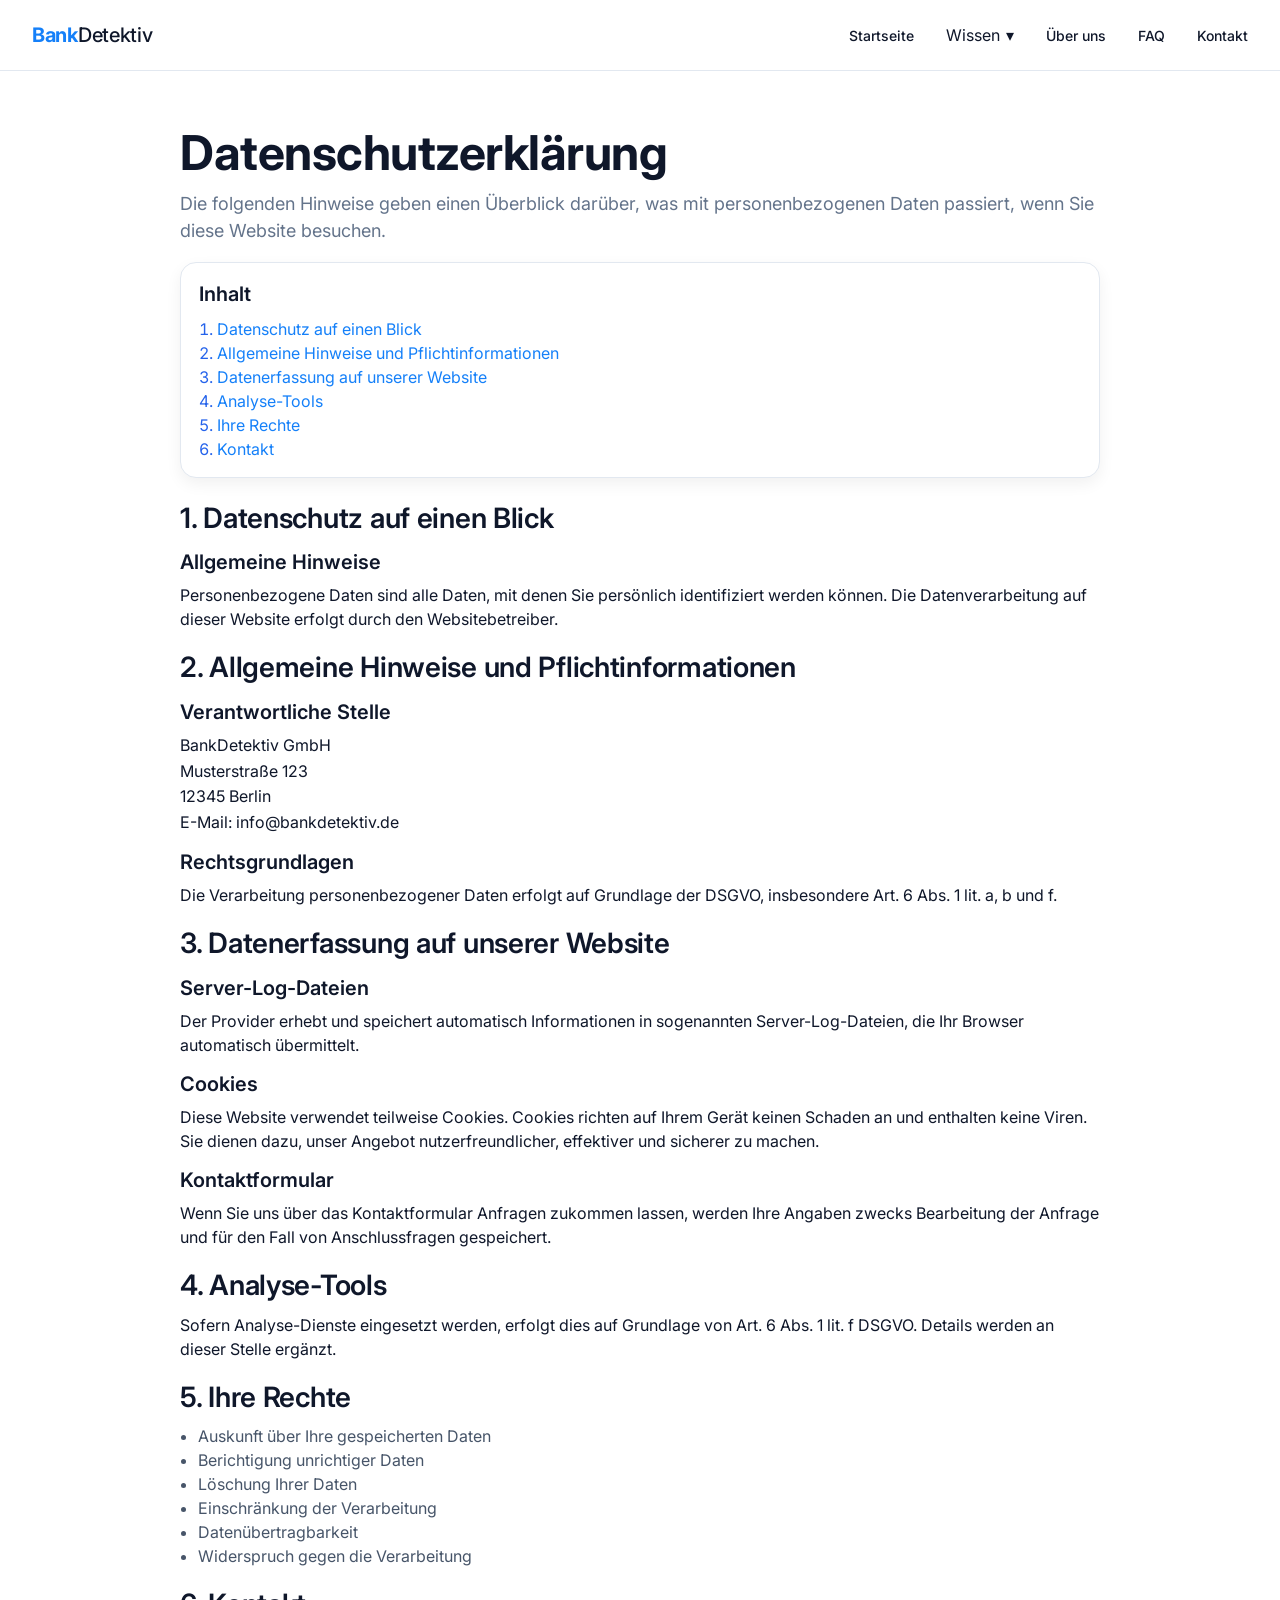
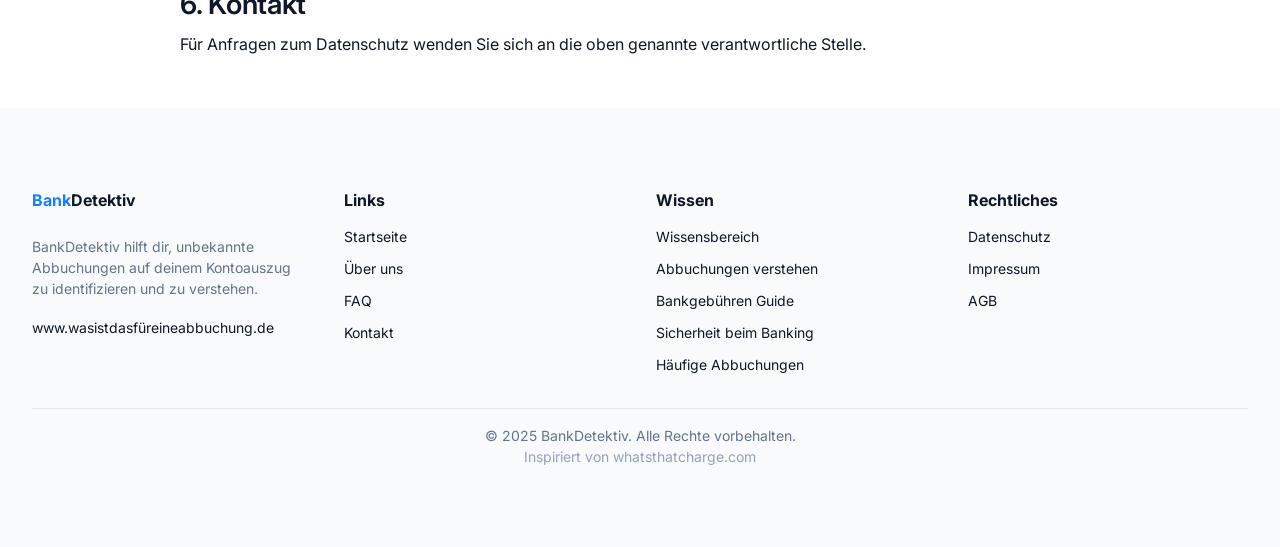
<file: ligal_datenschutz.html>
<!DOCTYPE html>
<html lang="de">
<head>
  <meta charset="UTF-8" />
  <meta name="viewport" content="width=device-width, initial-scale=1.0" />
  <title>Über uns – BankDetektiv</title>
  <meta name="description" content="BankDetektiv – weil du wissen solltest, wofür du zahlst. Wir machen Schluss mit Fragezeichen auf dem Kontoauszug." />
  <link rel="preconnect" href="https://fonts.googleapis.com">
  <link rel="preconnect" href="https://fonts.gstatic.com" crossorigin>
  <link href="https://fonts.googleapis.com/css2?family=Inter:ital,opsz,wght@0,14..32,100..900;1,14..32,100..900&display=swap" rel="stylesheet">
  <link rel="stylesheet" href="css/style.css" />
</head>
<body>

  <header class="navbar">
    <div class="container">
      <div class="navbar__container">
        <a href="/" class="logo">
          <span class="highlight">Bank</span>Detektiv
        </a>

        <!-- Десктоп-меню -->
        <nav class="nav-desktop">
          <a href="/" class="nav-link">Startseite</a>

          <div class="nav-dropdown">
            <button
              class="nav-link dropdown-toggle"
              aria-expanded="false"
              aria-controls="wissen-menu"
              type="button"
            >
              Wissen <span class="caret" aria-hidden="true">▾</span>
            </button>

            <div id="wissen-menu" class="dropdown-menu" hidden>
              <a href="/wissen" class="dropdown-main">
                <strong>Wissensbereich</strong><br />
                <span>Alles was du über Bankabbuchungen wissen musst</span>
              </a>
              <a href="/wissen/abbuchungen">Abbuchungen verstehen</a>
              <a href="/wissen/bankgebuehren">Bankgebühren Guide</a>
              <a href="/wissen/sicherheit">Sicherheit beim Banking</a>
              <a href="/wissen/haeufige-abbuchungen">Häufige Abbuchungen</a>
            </div>
          </div>

          <a href="/ueber-uns" class="nav-link">Über uns</a>
          <a href="/faq" class="nav-link">FAQ</a>
          <a href="/kontakt" class="nav-link">Kontakt</a>
        </nav>

        <!-- Бургер -->
        <button class="menu-btn" aria-label="Menü öffnen" aria-controls="mobile-nav" aria-expanded="false">
          <span></span><span></span><span></span>
        </button>
      </div>
    </div>
  </header>

  <!-- Затемнение фона для моб.меню -->
  <div class="mobile-overlay"></div>
  <!-- Мобильное меню -->
  <nav id="mobile-nav" class="nav-mobile">
    <a href="/" class="nav-link">Startseite</a>

    <div class="nav-mobile__group">
      <div class="nav-mobile__label">Wissen</div>
      <a href="/wissen" class="nav-link">Wissensbereich</a>
      <a href="/wissen/abbuchungen" class="nav-link">Abbuchungen verstehen</a>
      <a href="/wissen/bankgebuehren" class="nav-link">Bankgebühren Guide</a>
      <a href="/wissen/sicherheit" class="nav-link">Sicherheit beim Banking</a>
      <a href="/wissen/haeufige-abbuchungen" class="nav-link">Häufige Abbuchungen</a>
    </div>

    <a href="/ueber-uns" class="nav-link">Über uns</a>
    <a href="/faq" class="nav-link">FAQ</a>
    <a href="/kontakt" class="nav-link">Kontakt</a>
  </nav>


  <main>
    <main>
      <section class="legalpage legalpage--datenschutz">
        <div class="container">
          <div class="legalpage__container">
            <h1 class="legalpage__title">Datenschutzerklärung</h1>
            <p class="legalpage__lead">Die folgenden Hinweise geben einen Überblick darüber, was mit personenbezogenen Daten passiert, wenn Sie diese Website besuchen.</p>
    
            <nav class="legalpage__toc">
              <h2 class="legalpage__toc-title">Inhalt</h2>
              <ol class="legalpage__toc-list">
                <li><a href="#d1">Datenschutz auf einen Blick</a></li>
                <li><a href="#d2">Allgemeine Hinweise und Pflichtinformationen</a></li>
                <li><a href="#d3">Datenerfassung auf unserer Website</a></li>
                <li><a href="#d4">Analyse-Tools</a></li>
                <li><a href="#d5">Ihre Rechte</a></li>
                <li><a href="#d6">Kontakt</a></li>
              </ol>
            </nav>
    
            <section id="d1" class="legalpage__section">
              <h2 class="legalpage__h2">1. Datenschutz auf einen Blick</h2>
              <h3 class="legalpage__h3">Allgemeine Hinweise</h3>
              <p>Personenbezogene Daten sind alle Daten, mit denen Sie persönlich identifiziert werden können. Die Datenverarbeitung auf dieser Website erfolgt durch den Websitebetreiber.</p>
            </section>
    
            <section id="d2" class="legalpage__section">
              <h2 class="legalpage__h2">2. Allgemeine Hinweise und Pflichtinformationen</h2>
              <h3 class="legalpage__h3">Verantwortliche Stelle</h3>
              <address class="legalpage__address">
                BankDetektiv GmbH<br>
                Musterstraße 123<br>
                12345 Berlin<br>
                E-Mail: info@bankdetektiv.de
              </address>
              <h3 class="legalpage__h3">Rechtsgrundlagen</h3>
              <p>Die Verarbeitung personenbezogener Daten erfolgt auf Grundlage der DSGVO, insbesondere Art. 6 Abs. 1 lit. a, b und f.</p>
            </section>
    
            <section id="d3" class="legalpage__section">
              <h2 class="legalpage__h2">3. Datenerfassung auf unserer Website</h2>
              <h3 class="legalpage__h3">Server-Log-Dateien</h3>
              <p>Der Provider erhebt und speichert automatisch Informationen in sogenannten Server-Log-Dateien, die Ihr Browser automatisch übermittelt.</p>
              <h3 class="legalpage__h3">Cookies</h3>
              <p>Diese Website verwendet teilweise Cookies. Cookies richten auf Ihrem Gerät keinen Schaden an und enthalten keine Viren. Sie dienen dazu, unser Angebot nutzerfreundlicher, effektiver und sicherer zu machen.</p>
              <h3 class="legalpage__h3">Kontaktformular</h3>
              <p>Wenn Sie uns über das Kontaktformular Anfragen zukommen lassen, werden Ihre Angaben zwecks Bearbeitung der Anfrage und für den Fall von Anschlussfragen gespeichert.</p>
            </section>
    
            <section id="d4" class="legalpage__section">
              <h2 class="legalpage__h2">4. Analyse-Tools</h2>
              <p>Sofern Analyse-Dienste eingesetzt werden, erfolgt dies auf Grundlage von Art. 6 Abs. 1 lit. f DSGVO. Details werden an dieser Stelle ergänzt.</p>
            </section>
    
            <section id="d5" class="legalpage__section">
              <h2 class="legalpage__h2">5. Ihre Rechte</h2>
              <ul class="legalpage__list">
                <li>Auskunft über Ihre gespeicherten Daten</li>
                <li>Berichtigung unrichtiger Daten</li>
                <li>Löschung Ihrer Daten</li>
                <li>Einschränkung der Verarbeitung</li>
                <li>Datenübertragbarkeit</li>
                <li>Widerspruch gegen die Verarbeitung</li>
              </ul>
            </section>
    
            <section id="d6" class="legalpage__section">
              <h2 class="legalpage__h2">6. Kontakt</h2>
              <p>Für Anfragen zum Datenschutz wenden Sie sich an die oben genannte verantwortliche Stelle.</p>
            </section>
          </div>
        </div>
      </section>
    </main>
    
  </main>
  


  <footer class="footer">
    <div class="container">

      <div class="footer__container">
        <div class="footer__column">
          <a href="/" class="footer__logo">
            <span class="highlight">Bank</span>Detektiv
          </a>
          <p class="footer__desc">
            BankDetektiv hilft dir, unbekannte<br>
            Abbuchungen auf deinem Kontoauszug<br>
            zu identifizieren und zu verstehen.
          </p>
          <a href="https://www.wasistdasfüreineabbuchung.de" class="footer__link" target="_blank" rel="noopener noreferrer">
            www.wasistdasfüreineabbuchung.de
          </a>
        </div>

        <div class="footer__column">
          <h4 class="footer__heading">Links</h4>
          <ul class="footer__list">
            <li><a href="/" class="footer__link">Startseite</a></li>
            <li><a href="/ueber-uns" class="footer__link">Über uns</a></li>
            <li><a href="/faq" class="footer__link">FAQ</a></li>
            <li><a href="/kontakt" class="footer__link">Kontakt</a></li>
          </ul>
        </div>

        <div class="footer__column">
          <h4 class="footer__heading">Wissen</h4>
          <ul class="footer__list">
            <li><a href="/wissen" class="footer__link">Wissensbereich</a></li>
            <li><a href="/wissen/abbuchungen" class="footer__link">Abbuchungen verstehen</a></li>
            <li><a href="/wissen/bankgebuehren" class="footer__link">Bankgebühren Guide</a></li>
            <li><a href="/wissen/sicherheit" class="footer__link">Sicherheit beim Banking</a></li>
            <li><a href="/wissen/haeufige-abbuchungen" class="footer__link">Häufige Abbuchungen</a></li>
          </ul>
        </div>

        <div class="footer__column">
          <h4 class="footer__heading">Rechtliches</h4>
          <ul class="footer__list">
            <li><a href="/datenschutz" class="footer__link">Datenschutz</a></li>
            <li><a href="/impressum" class="footer__link">Impressum</a></li>
            <li><a href="/agb" class="footer__link">AGB</a></li>
          </ul>
        </div>
      </div>

      <div class="footer__bottom">
        <p class="footer__copyright">© 2025 BankDetektiv. Alle Rechte vorbehalten.</p>
        <p class="footer__note">Inspiriert von <a href="https://www.whatsthatcharge.com" target="_blank" rel="noopener noreferrer">whatsthatcharge.com</a></p>
      </div>

    </div>
  </footer>

  <script src="js/main.js"></script>
</body>
</html>
</file>
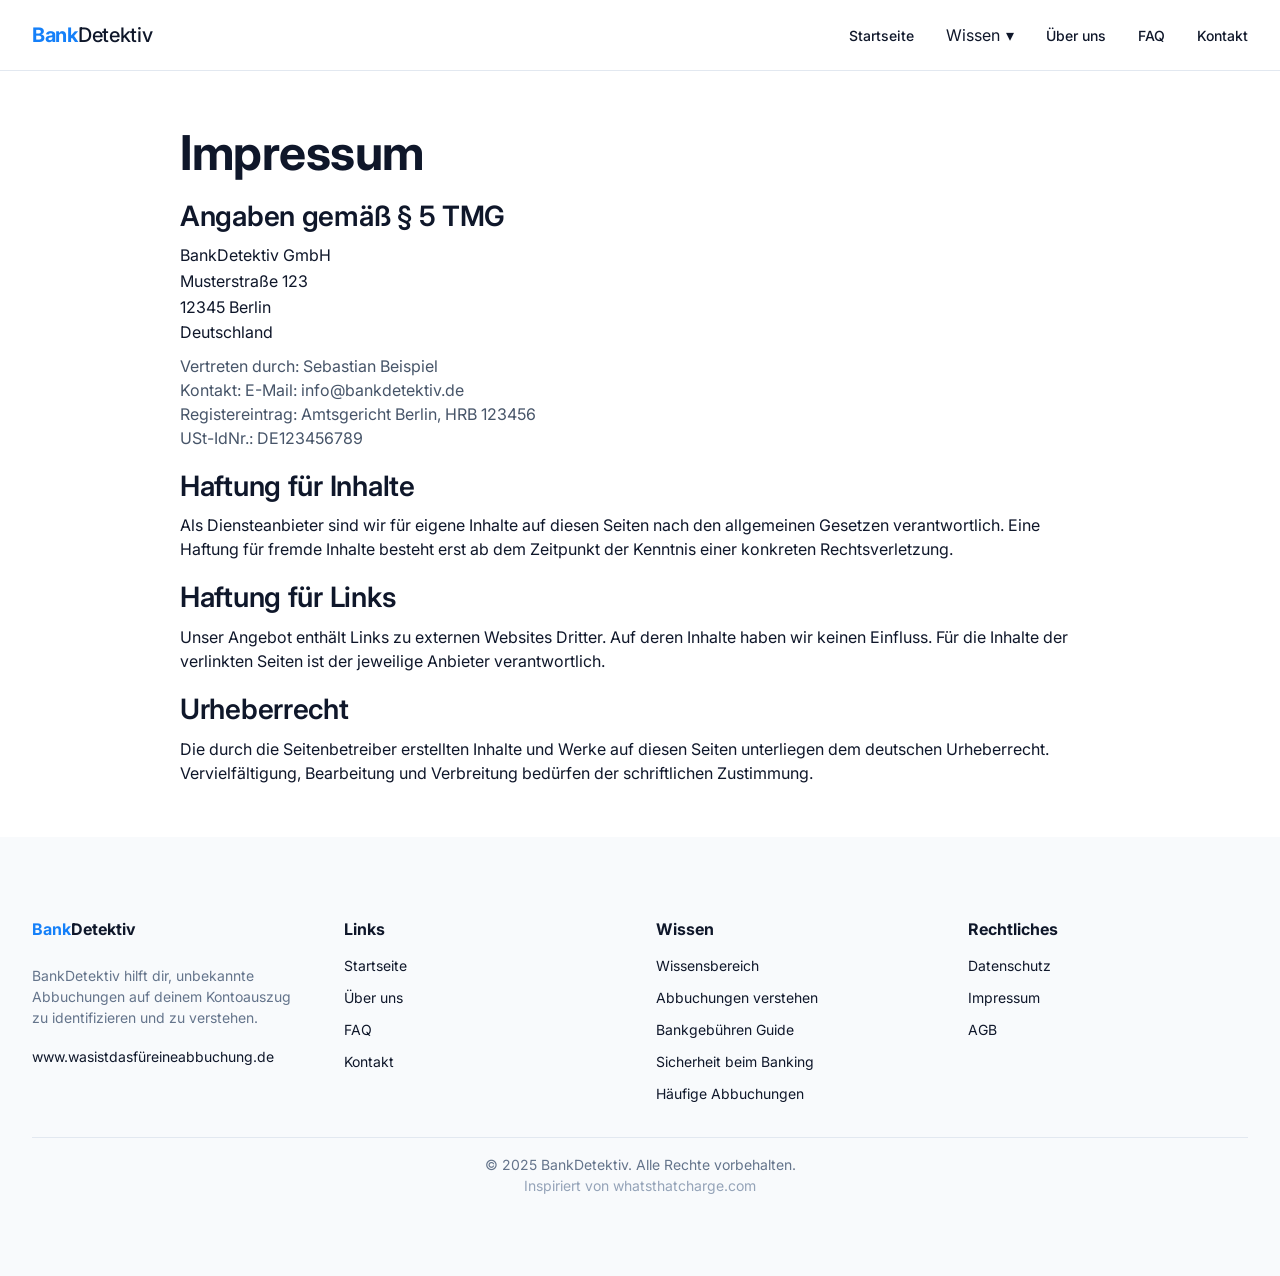
<file: ligal_impressum.html>
<!DOCTYPE html>
<html lang="de">
<head>
  <meta charset="UTF-8" />
  <meta name="viewport" content="width=device-width, initial-scale=1.0" />
  <title>Über uns – BankDetektiv</title>
  <meta name="description" content="BankDetektiv – weil du wissen solltest, wofür du zahlst. Wir machen Schluss mit Fragezeichen auf dem Kontoauszug." />
  <link rel="preconnect" href="https://fonts.googleapis.com">
  <link rel="preconnect" href="https://fonts.gstatic.com" crossorigin>
  <link href="https://fonts.googleapis.com/css2?family=Inter:ital,opsz,wght@0,14..32,100..900;1,14..32,100..900&display=swap" rel="stylesheet">
  <link rel="stylesheet" href="css/style.css" />
</head>
<body>

  <header class="navbar">
    <div class="container">
      <div class="navbar__container">
        <a href="/" class="logo">
          <span class="highlight">Bank</span>Detektiv
        </a>

        <!-- Десктоп-меню -->
        <nav class="nav-desktop">
          <a href="/" class="nav-link">Startseite</a>

          <div class="nav-dropdown">
            <button
              class="nav-link dropdown-toggle"
              aria-expanded="false"
              aria-controls="wissen-menu"
              type="button"
            >
              Wissen <span class="caret" aria-hidden="true">▾</span>
            </button>

            <div id="wissen-menu" class="dropdown-menu" hidden>
              <a href="/wissen" class="dropdown-main">
                <strong>Wissensbereich</strong><br />
                <span>Alles was du über Bankabbuchungen wissen musst</span>
              </a>
              <a href="/wissen/abbuchungen">Abbuchungen verstehen</a>
              <a href="/wissen/bankgebuehren">Bankgebühren Guide</a>
              <a href="/wissen/sicherheit">Sicherheit beim Banking</a>
              <a href="/wissen/haeufige-abbuchungen">Häufige Abbuchungen</a>
            </div>
          </div>

          <a href="/ueber-uns" class="nav-link">Über uns</a>
          <a href="/faq" class="nav-link">FAQ</a>
          <a href="/kontakt" class="nav-link">Kontakt</a>
        </nav>

        <!-- Бургер -->
        <button class="menu-btn" aria-label="Menü öffnen" aria-controls="mobile-nav" aria-expanded="false">
          <span></span><span></span><span></span>
        </button>
      </div>
    </div>
  </header>

  <!-- Затемнение фона для моб.меню -->
  <div class="mobile-overlay"></div>
  <!-- Мобильное меню -->
  <nav id="mobile-nav" class="nav-mobile">
    <a href="/" class="nav-link">Startseite</a>

    <div class="nav-mobile__group">
      <div class="nav-mobile__label">Wissen</div>
      <a href="/wissen" class="nav-link">Wissensbereich</a>
      <a href="/wissen/abbuchungen" class="nav-link">Abbuchungen verstehen</a>
      <a href="/wissen/bankgebuehren" class="nav-link">Bankgebühren Guide</a>
      <a href="/wissen/sicherheit" class="nav-link">Sicherheit beim Banking</a>
      <a href="/wissen/haeufige-abbuchungen" class="nav-link">Häufige Abbuchungen</a>
    </div>

    <a href="/ueber-uns" class="nav-link">Über uns</a>
    <a href="/faq" class="nav-link">FAQ</a>
    <a href="/kontakt" class="nav-link">Kontakt</a>
  </nav>


  <main>
    <main>
      <section class="legalpage legalpage--impressum">
        <div class="container">
          <div class="legalpage__container">
            <h1 class="legalpage__title">Impressum</h1>
    
            <section class="legalpage__section">
              <h2 class="legalpage__h2">Angaben gemäß § 5 TMG</h2>
              <address class="legalpage__address">
                BankDetektiv GmbH<br>
                Musterstraße 123<br>
                12345 Berlin<br>
                Deutschland
              </address>
              <p class="legalpage__text">Vertreten durch: Sebastian Beispiel</p>
              <p class="legalpage__text">Kontakt: E-Mail: info@bankdetektiv.de</p>
              <p class="legalpage__text">Registereintrag: Amtsgericht Berlin, HRB 123456</p>
              <p class="legalpage__text">USt-IdNr.: DE123456789</p>
            </section>
    
            <section class="legalpage__section">
              <h2 class="legalpage__h2">Haftung für Inhalte</h2>
              <p>Als Diensteanbieter sind wir für eigene Inhalte auf diesen Seiten nach den allgemeinen Gesetzen verantwortlich. Eine Haftung für fremde Inhalte besteht erst ab dem Zeitpunkt der Kenntnis einer konkreten Rechtsverletzung.</p>
            </section>
    
            <section class="legalpage__section">
              <h2 class="legalpage__h2">Haftung für Links</h2>
              <p>Unser Angebot enthält Links zu externen Websites Dritter. Auf deren Inhalte haben wir keinen Einfluss. Für die Inhalte der verlinkten Seiten ist der jeweilige Anbieter verantwortlich.</p>
            </section>
    
            <section class="legalpage__section">
              <h2 class="legalpage__h2">Urheberrecht</h2>
              <p>Die durch die Seitenbetreiber erstellten Inhalte und Werke auf diesen Seiten unterliegen dem deutschen Urheberrecht. Vervielfältigung, Bearbeitung und Verbreitung bedürfen der schriftlichen Zustimmung.</p>
            </section>
          </div>
        </div>
      </section>
    </main>
    
  </main>
  


  <footer class="footer">
    <div class="container">

      <div class="footer__container">
        <div class="footer__column">
          <a href="/" class="footer__logo">
            <span class="highlight">Bank</span>Detektiv
          </a>
          <p class="footer__desc">
            BankDetektiv hilft dir, unbekannte<br>
            Abbuchungen auf deinem Kontoauszug<br>
            zu identifizieren und zu verstehen.
          </p>
          <a href="https://www.wasistdasfüreineabbuchung.de" class="footer__link" target="_blank" rel="noopener noreferrer">
            www.wasistdasfüreineabbuchung.de
          </a>
        </div>

        <div class="footer__column">
          <h4 class="footer__heading">Links</h4>
          <ul class="footer__list">
            <li><a href="/" class="footer__link">Startseite</a></li>
            <li><a href="/ueber-uns" class="footer__link">Über uns</a></li>
            <li><a href="/faq" class="footer__link">FAQ</a></li>
            <li><a href="/kontakt" class="footer__link">Kontakt</a></li>
          </ul>
        </div>

        <div class="footer__column">
          <h4 class="footer__heading">Wissen</h4>
          <ul class="footer__list">
            <li><a href="/wissen" class="footer__link">Wissensbereich</a></li>
            <li><a href="/wissen/abbuchungen" class="footer__link">Abbuchungen verstehen</a></li>
            <li><a href="/wissen/bankgebuehren" class="footer__link">Bankgebühren Guide</a></li>
            <li><a href="/wissen/sicherheit" class="footer__link">Sicherheit beim Banking</a></li>
            <li><a href="/wissen/haeufige-abbuchungen" class="footer__link">Häufige Abbuchungen</a></li>
          </ul>
        </div>

        <div class="footer__column">
          <h4 class="footer__heading">Rechtliches</h4>
          <ul class="footer__list">
            <li><a href="/datenschutz" class="footer__link">Datenschutz</a></li>
            <li><a href="/impressum" class="footer__link">Impressum</a></li>
            <li><a href="/agb" class="footer__link">AGB</a></li>
          </ul>
        </div>
      </div>

      <div class="footer__bottom">
        <p class="footer__copyright">© 2025 BankDetektiv. Alle Rechte vorbehalten.</p>
        <p class="footer__note">Inspiriert von <a href="https://www.whatsthatcharge.com" target="_blank" rel="noopener noreferrer">whatsthatcharge.com</a></p>
      </div>

    </div>
  </footer>

  <script src="js/main.js"></script>
</body>
</html>
</file>
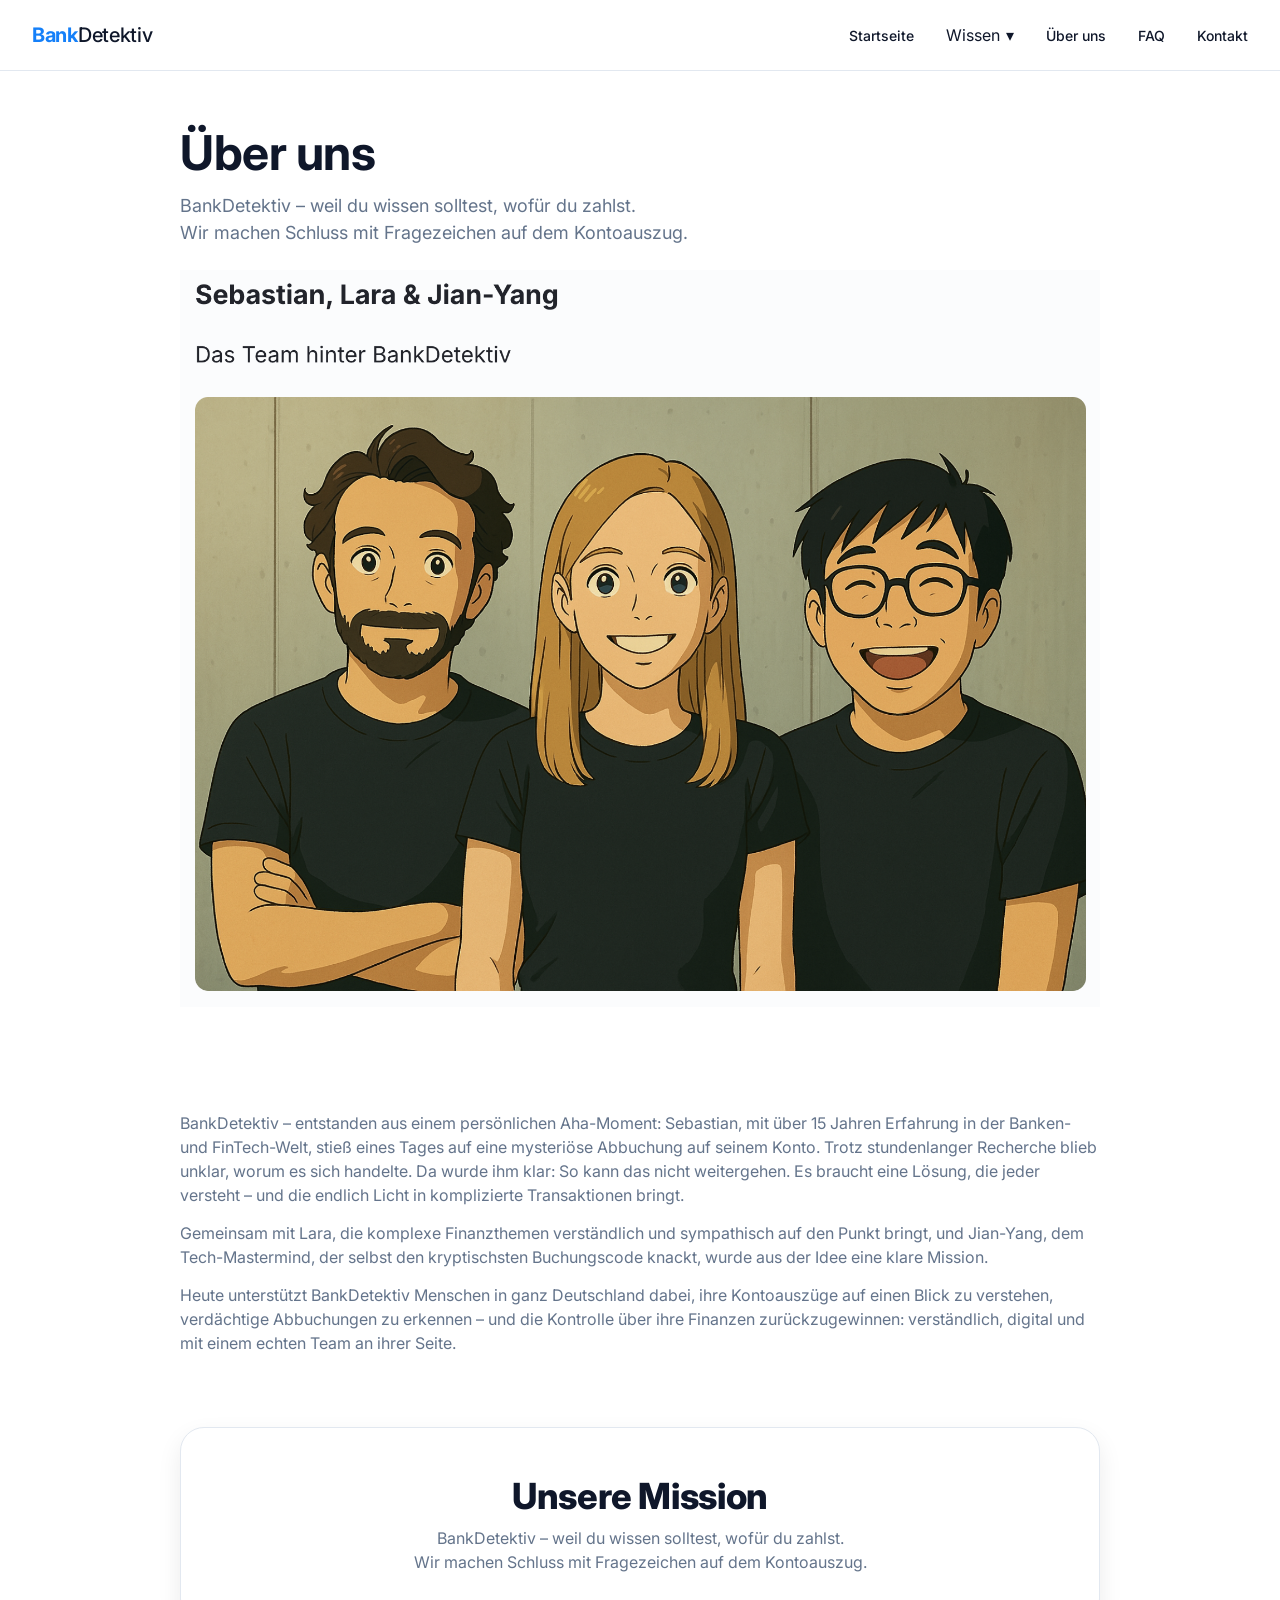
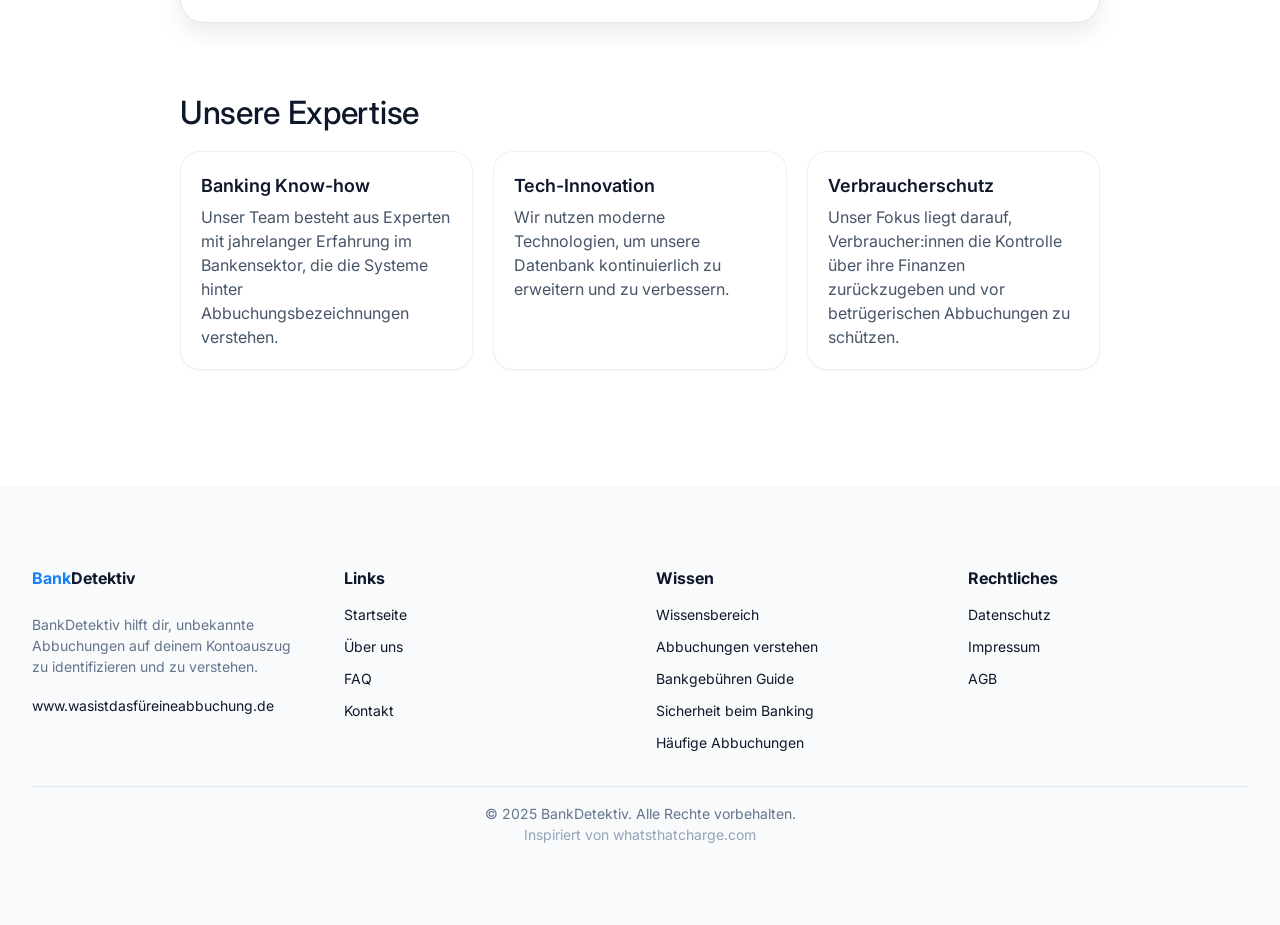
<file: ueber-uns.html>
<!DOCTYPE html>
<html lang="de">
<head>
  <meta charset="UTF-8" />
  <meta name="viewport" content="width=device-width, initial-scale=1.0" />
  <title>Über uns – BankDetektiv</title>
  <meta name="description" content="BankDetektiv – weil du wissen solltest, wofür du zahlst. Wir machen Schluss mit Fragezeichen auf dem Kontoauszug." />
  <link rel="preconnect" href="https://fonts.googleapis.com">
  <link rel="preconnect" href="https://fonts.gstatic.com" crossorigin>
  <link href="https://fonts.googleapis.com/css2?family=Inter:ital,opsz,wght@0,14..32,100..900;1,14..32,100..900&display=swap" rel="stylesheet">
  <link rel="stylesheet" href="css/style.css" />
</head>
<body>

  <header class="navbar">
    <div class="container">
      <div class="navbar__container">
        <a href="/" class="logo">
          <span class="highlight">Bank</span>Detektiv
        </a>

        <!-- Десктоп-меню -->
        <nav class="nav-desktop">
          <a href="/" class="nav-link">Startseite</a>

          <div class="nav-dropdown">
            <button
              class="nav-link dropdown-toggle"
              aria-expanded="false"
              aria-controls="wissen-menu"
              type="button"
            >
              Wissen <span class="caret" aria-hidden="true">▾</span>
            </button>

            <div id="wissen-menu" class="dropdown-menu" hidden>
              <a href="/wissen" class="dropdown-main">
                <strong>Wissensbereich</strong><br />
                <span>Alles was du über Bankabbuchungen wissen musst</span>
              </a>
              <a href="/wissen/abbuchungen">Abbuchungen verstehen</a>
              <a href="/wissen/bankgebuehren">Bankgebühren Guide</a>
              <a href="/wissen/sicherheit">Sicherheit beim Banking</a>
              <a href="/wissen/haeufige-abbuchungen">Häufige Abbuchungen</a>
            </div>
          </div>

          <a href="/ueber-uns" class="nav-link">Über uns</a>
          <a href="/faq" class="nav-link">FAQ</a>
          <a href="/kontakt" class="nav-link">Kontakt</a>
        </nav>

        <!-- Бургер -->
        <button class="menu-btn" aria-label="Menü öffnen" aria-controls="mobile-nav" aria-expanded="false">
          <span></span><span></span><span></span>
        </button>
      </div>
    </div>
  </header>

  <!-- Затемнение фона для моб.меню -->
  <div class="mobile-overlay"></div>
  <!-- Мобильное меню -->
  <nav id="mobile-nav" class="nav-mobile">
    <a href="/" class="nav-link">Startseite</a>

    <div class="nav-mobile__group">
      <div class="nav-mobile__label">Wissen</div>
      <a href="/wissen" class="nav-link">Wissensbereich</a>
      <a href="/wissen/abbuchungen" class="nav-link">Abbuchungen verstehen</a>
      <a href="/wissen/bankgebuehren" class="nav-link">Bankgebühren Guide</a>
      <a href="/wissen/sicherheit" class="nav-link">Sicherheit beim Banking</a>
      <a href="/wissen/haeufige-abbuchungen" class="nav-link">Häufige Abbuchungen</a>
    </div>

    <a href="/ueber-uns" class="nav-link">Über uns</a>
    <a href="/faq" class="nav-link">FAQ</a>
    <a href="/kontakt" class="nav-link">Kontakt</a>
  </nav>

  
  <main>
    <!-- HERO -->
    <section class="about">
      <div class="container">
        <div class="about__container">
          <h1 class="about__title">Über uns</h1>
          <p class="about__lead">
            BankDetektiv – weil du wissen solltest, wofür du zahlst.<br>
            Wir machen Schluss mit Fragezeichen auf dem Kontoauszug.
          </p>

          <!-- Плейсхолдер под изображение команды (заменить на <img>) -->
          <figure class="about__media">
            <img class="about__img" src="images/team.png" alt="Platzhalter für Teamfoto">
          </figure>
        </div>
      </div>
    </section>


    <!-- История -->
    <section class="about-sec">
      <div class="container">
        <div class="about__container">
          <p class="about__text">
            BankDetektiv – entstanden aus einem persönlichen Aha-Moment: Sebastian, mit über 15 Jahren
            Erfahrung in der Banken- und FinTech-Welt, stieß eines Tages auf eine mysteriöse Abbuchung
            auf seinem Konto. Trotz stundenlanger Recherche blieb unklar, worum es sich handelte.
            Da wurde ihm klar: So kann das nicht weitergehen. Es braucht eine Lösung, die jeder versteht –
            und die endlich Licht in komplizierte Transaktionen bringt.
          </p>
          <p class="about__text">
            Gemeinsam mit Lara, die komplexe Finanzthemen verständlich und sympathisch auf den Punkt bringt,
            und Jian-Yang, dem Tech-Mastermind, der selbst den kryptischsten Buchungscode knackt,
            wurde aus der Idee eine klare Mission.
          </p>
          <p class="about__text">
            Heute unterstützt BankDetektiv Menschen in ganz Deutschland dabei, ihre Kontoauszüge auf einen Blick
            zu verstehen, verdächtige Abbuchungen zu erkennen – und die Kontrolle über ihre Finanzen
            zurückzugewinnen: verständlich, digital und mit einem echten Team an ihrer Seite.
          </p>
        </div>
      </div>
    </section>

    <!-- Mission -->
    <section class="about-sec">
      <div class="container">
        <div class="about__container">
          <div class="about__cta-card">
            <h2 class="about__cta-title">Unsere Mission</h2>
            <p class="about__cta-text">
              BankDetektiv – weil du wissen solltest, wofür du zahlst.<br>
              Wir machen Schluss mit Fragezeichen auf dem Kontoauszug.
            </p>
          </div>
        </div>
      </div>
    </section>

    <!-- Expertise -->
    <section class="about-sec">
      <div class="container">
        <div class="about__container">
          <h2 class="about__h2">Unsere Expertise</h2>

          <div class="about__grid">
            <article class="about__card">
              <h3 class="about__card-title">Banking Know-how</h3>
              <p class="about__card-text">
                Unser Team besteht aus Experten mit jahrelanger Erfahrung im Bankensektor,
                die die Systeme hinter Abbuchungsbezeichnungen verstehen.
              </p>
            </article>

            <article class="about__card">
              <h3 class="about__card-title">Tech-Innovation</h3>
              <p class="about__card-text">
                Wir nutzen moderne Technologien, um unsere Datenbank kontinuierlich zu erweitern
                und zu verbessern.
              </p>
            </article>

            <article class="about__card">
              <h3 class="about__card-title">Verbraucherschutz</h3>
              <p class="about__card-text">
                Unser Fokus liegt darauf, Verbraucher:innen die Kontrolle über ihre Finanzen
                zurückzugeben und vor betrügerischen Abbuchungen zu schützen.
              </p>
            </article>
          </div>
        </div>
      </div>
    </section>
  </main>

  <footer class="footer">
    <div class="container">

      <div class="footer__container">
        <div class="footer__column">
          <a href="/" class="footer__logo">
            <span class="highlight">Bank</span>Detektiv
          </a>
          <p class="footer__desc">
            BankDetektiv hilft dir, unbekannte<br>
            Abbuchungen auf deinem Kontoauszug<br>
            zu identifizieren und zu verstehen.
          </p>
          <a href="https://www.wasistdasfüreineabbuchung.de" class="footer__link" target="_blank" rel="noopener noreferrer">
            www.wasistdasfüreineabbuchung.de
          </a>
        </div>

        <div class="footer__column">
          <h4 class="footer__heading">Links</h4>
          <ul class="footer__list">
            <li><a href="/" class="footer__link">Startseite</a></li>
            <li><a href="/ueber-uns" class="footer__link">Über uns</a></li>
            <li><a href="/faq" class="footer__link">FAQ</a></li>
            <li><a href="/kontakt" class="footer__link">Kontakt</a></li>
          </ul>
        </div>

        <div class="footer__column">
          <h4 class="footer__heading">Wissen</h4>
          <ul class="footer__list">
            <li><a href="/wissen" class="footer__link">Wissensbereich</a></li>
            <li><a href="/wissen/abbuchungen" class="footer__link">Abbuchungen verstehen</a></li>
            <li><a href="/wissen/bankgebuehren" class="footer__link">Bankgebühren Guide</a></li>
            <li><a href="/wissen/sicherheit" class="footer__link">Sicherheit beim Banking</a></li>
            <li><a href="/wissen/haeufige-abbuchungen" class="footer__link">Häufige Abbuchungen</a></li>
          </ul>
        </div>

        <div class="footer__column">
          <h4 class="footer__heading">Rechtliches</h4>
          <ul class="footer__list">
            <li><a href="/datenschutz" class="footer__link">Datenschutz</a></li>
            <li><a href="/impressum" class="footer__link">Impressum</a></li>
            <li><a href="/agb" class="footer__link">AGB</a></li>
          </ul>
        </div>
      </div>

      <div class="footer__bottom">
        <p class="footer__copyright">© 2025 BankDetektiv. Alle Rechte vorbehalten.</p>
        <p class="footer__note">Inspiriert von <a href="https://www.whatsthatcharge.com" target="_blank" rel="noopener noreferrer">whatsthatcharge.com</a></p>
      </div>

    </div>
  </footer>

  <script src="js/main.js"></script>
</body>
</html>
</file>
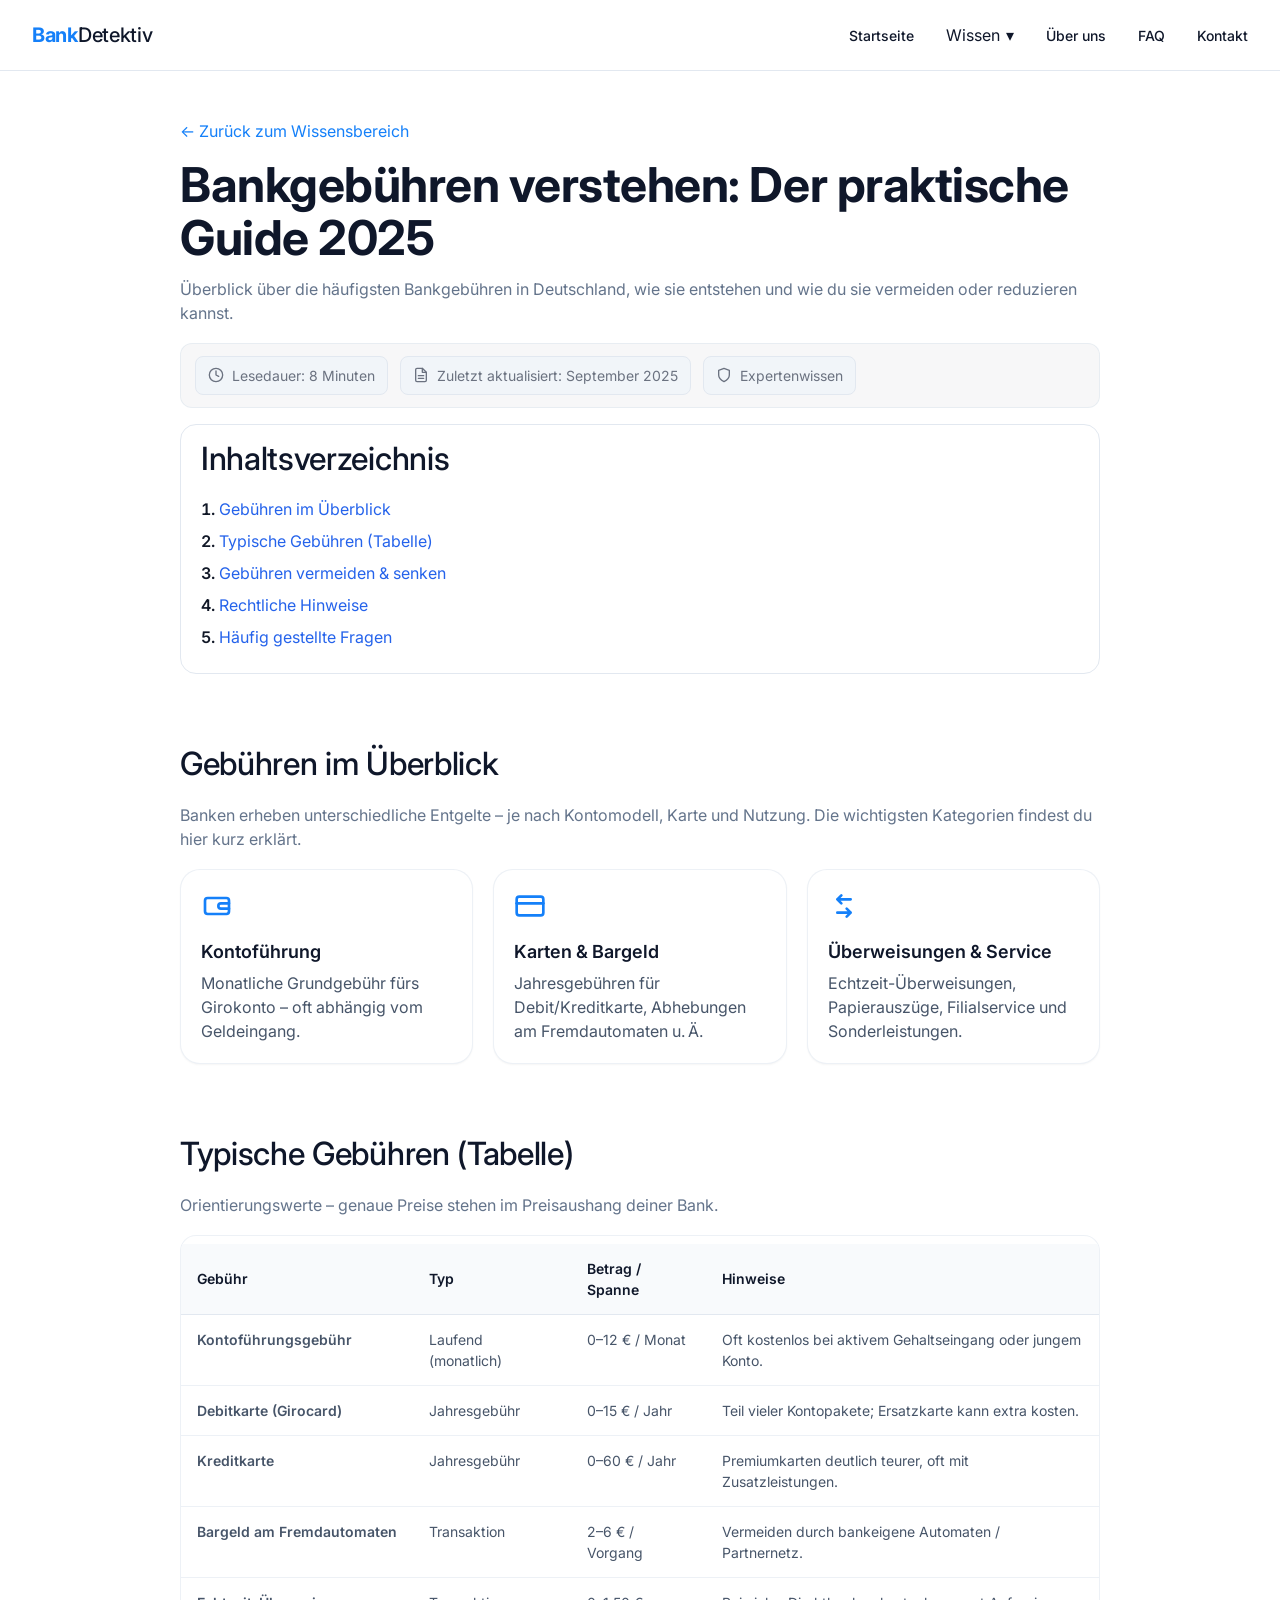
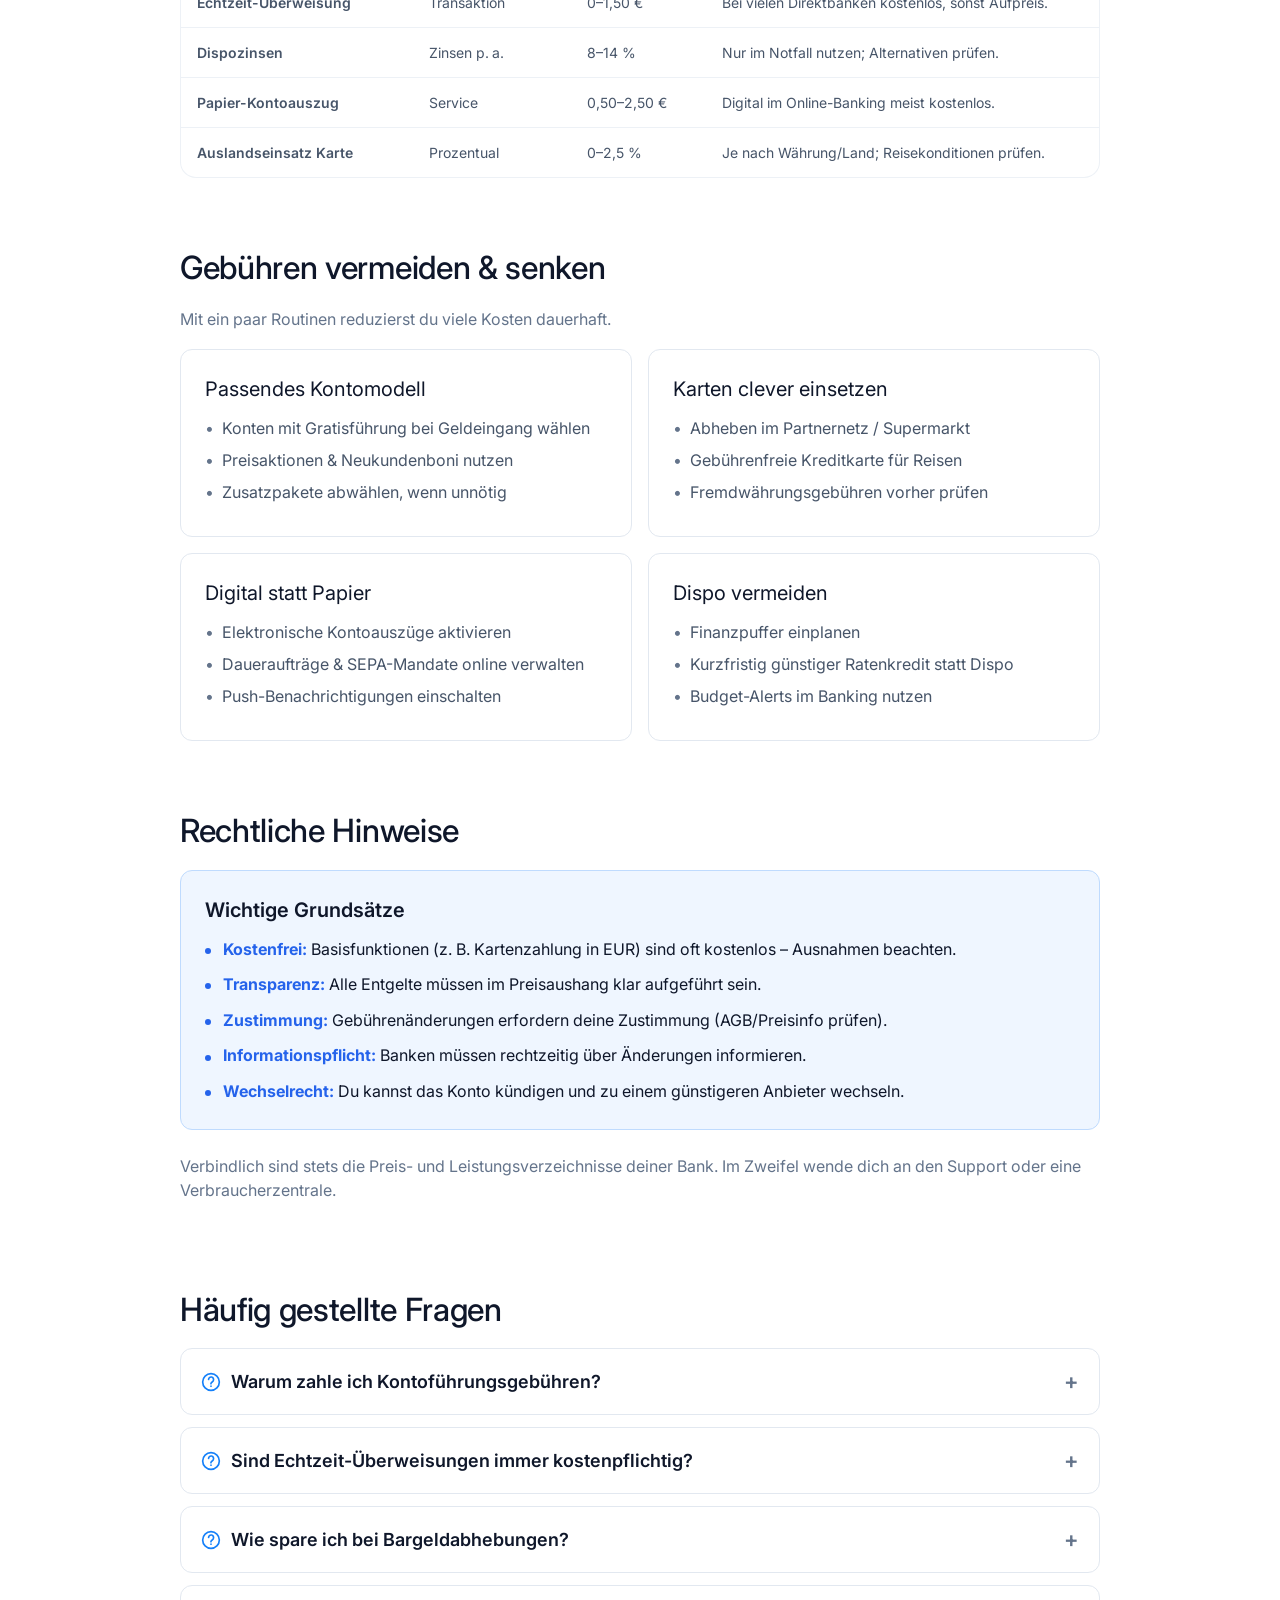
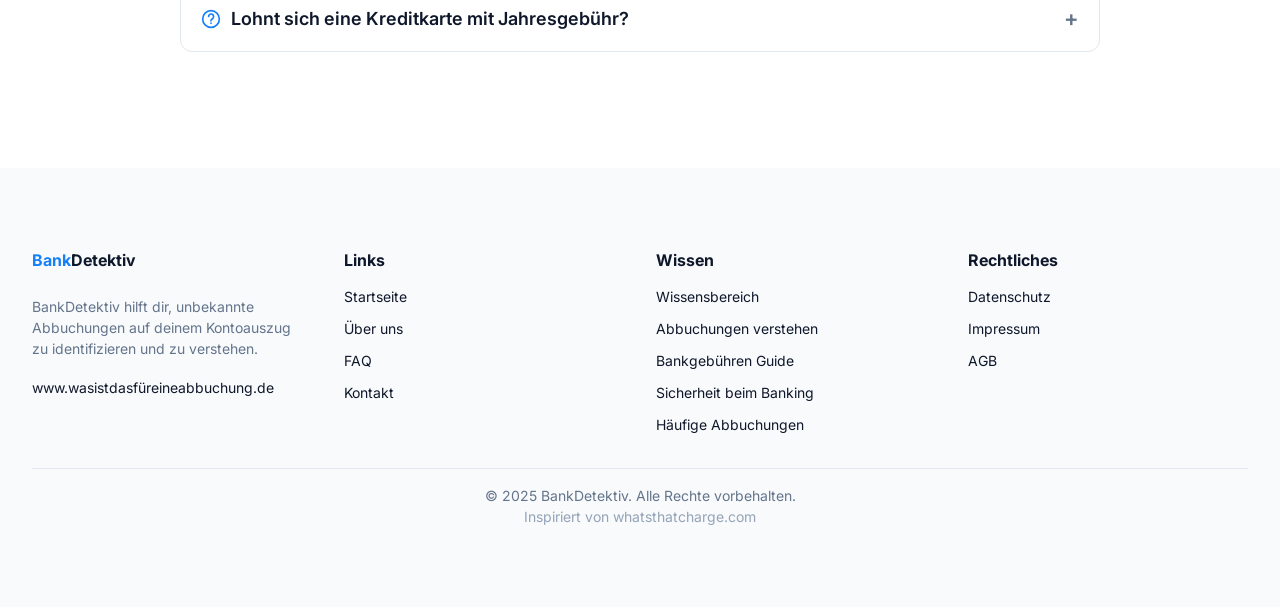
<file: wis_bankgebuehren.html>
<!DOCTYPE html>
<html lang="de">
<head>
  <meta charset="UTF-8" />
  <meta name="viewport" content="width=device-width, initial-scale=1.0" />
  <title>BankDetektiv</title>
  <link rel="preconnect" href="https://fonts.googleapis.com">
  <link rel="preconnect" href="https://fonts.gstatic.com" crossorigin>
  <link href="https://fonts.googleapis.com/css2?family=Inter:ital,opsz,wght@0,14..32,100..900;1,14..32,100..900&display=swap" rel="stylesheet">
  <link rel="stylesheet" href="css/style.css" />
</head>
<body>


  <header class="navbar">
    <div class="container">
      <div class="navbar__container">
        <a href="/" class="logo">
          <span class="highlight">Bank</span>Detektiv
        </a>
  
        <!-- Десктоп-меню -->
        <nav class="nav-desktop">
          <a href="/" class="nav-link">Startseite</a>
  
          <div class="nav-dropdown">
            <button
              class="nav-link dropdown-toggle"
              aria-expanded="false"
              aria-controls="wissen-menu"
              type="button"
            >
              Wissen <span class="caret" aria-hidden="true">▾</span>
            </button>
  
            <div id="wissen-menu" class="dropdown-menu" hidden>
              <a href="/wissen" class="dropdown-main">
                <strong>Wissensbereich</strong><br />
                <span>Alles was du über Bankabbuchungen wissen musst</span>
              </a>
              <a href="/wissen/abbuchungen">Abbuchungen verstehen</a>
              <a href="/wissen/bankgebuehren">Bankgebühren Guide</a>
              <a href="/wissen/sicherheit">Sicherheit beim Banking</a>
              <a href="/wissen/haeufige-abbuchungen">Häufige Abbuchungen</a>
            </div>
          </div>
  
          <a href="/ueber-uns" class="nav-link">Über uns</a>
          <a href="/faq" class="nav-link">FAQ</a>
          <a href="/kontakt" class="nav-link">Kontakt</a>
        </nav>
  
        <!-- Кнопка бургера -->
        <button class="menu-btn" aria-label="Menü öffnen" aria-controls="mobile-nav" aria-expanded="false">
          <span></span><span></span><span></span>
        </button>
  
        
      </div>
    </div>
    
  </header>
  <!-- Затемнение фона для моб.меню -->
  <div class="mobile-overlay"></div>
  <!-- Мобильное меню -->
  <nav id="mobile-nav" class="nav-mobile">
    <a href="/" class="nav-link">Startseite</a>

    <div class="nav-mobile__group">
      <div class="nav-mobile__label">Wissen</div>
      <a href="/wissen" class="nav-link">Wissensbereich</a>
      <a href="/wissen/abbuchungen" class="nav-link">Abbuchungen verstehen</a>
      <a href="/wissen/bankgebuehren" class="nav-link">Bankgebühren Guide</a>
      <a href="/wissen/sicherheit" class="nav-link">Sicherheit beim Banking</a>
      <a href="/wissen/haeufige-abbuchungen" class="nav-link">Häufige Abbuchungen</a>
    </div>

    <a href="/ueber-uns" class="nav-link">Über uns</a>
    <a href="/faq" class="nav-link">FAQ</a>
    <a href="/kontakt" class="nav-link">Kontakt</a>
  </nav>
  













<main>

  <!-- ARTICLE: Hero + Meta + TOC -->
<section id="hero" class="article-sec">
  <div class="container">
    <div class="article__container">

      <a href="/wissen" class="backlink">← Zurück zum Wissensbereich</a>

      <h1 class="article__h1">Bankgebühren verstehen: Der praktische Guide 2025</h1>
      <p class="article__text">
        Überblick über die häufigsten Bankgebühren in Deutschland, wie sie entstehen
        und wie du sie vermeiden oder reduzieren kannst.
      </p>

      <!-- Meta row -->
      <div class="article__meta">
            <div class="meta__item">
              <!-- clock -->
              <svg viewBox="0 0 24 24" aria-hidden="true">
                <circle cx="12" cy="12" r="10"></circle>
                <polyline points="12 6 12 12 16 14"></polyline>
              </svg>
              <span>Lesedauer: 8 Minuten</span>
            </div>
          
            <div class="meta__item">
              <!-- file-text -->
              <svg viewBox="0 0 24 24" aria-hidden="true">
                <path d="M14 2H6a2 2 0 0 0-2 2v16a2 2 0 0 0 2 2h12a2 2 0 0 0 2-2V8z"></path>
                <polyline points="14 2 14 8 20 8"></polyline>
                <line x1="16" y1="13" x2="8" y2="13"></line>
                <line x1="16" y1="17" x2="8" y2="17"></line>
              </svg>
              <span>Zuletzt aktualisiert: September 2025</span>
            </div>
          
            <div class="meta__item">
              <!-- shield -->
              <svg viewBox="0 0 24 24" aria-hidden="true">
                <path d="M12 22s8-4 8-10V5l-8-3-8 3v7c0 6 8 10 8 10z"></path>
              </svg>
              <span>Expertenwissen</span>
            </div>
          </div>

      <!-- Inhaltsverzeichnis -->
      <!-- TOC -->
    <div class="toc">
      <h2 class="article__h2">Inhaltsverzeichnis</h2>
      <ul class="toc__list">
        <li class="toc__item"><a href="#gebuehren-ueberblick">Gebühren im Überblick</a></li>
        <li class="toc__item"><a href="#typische-gebuehren">Typische Gebühren (Tabelle)</a></li>
        <li class="toc__item"><a href="#vermeiden-senken">Gebühren vermeiden & senken</a></li>
        <li class="toc__item"><a href="#rechtliches">Rechtliche Hinweise</a></li>
        <li class="toc__item"><a href="#faq">Häufig gestellte Fragen</a></li>
      </ul>
    </div>


    </div>
  </div>
</section>
<!-- /ARTICLE: Hero + Meta + TOC -->








<!-- ===================================================== -->
<!-- Gebühren im Überblick -->
<section id="gebuehren-ueberblick" class="article-sec">
  <div class="container">
    <div class="article__container">
      <h2 class="article__h2">Gebühren im Überblick</h2>
      <p class="article__text">
        Banken erheben unterschiedliche Entgelte – je nach Kontomodell, Karte und Nutzung.
        Die wichtigsten Kategorien findest du hier kurz erklärt.
      </p>

      <div class="article__grid">
        <article class="article__card">
          <!-- wallet -->
          <svg class="article__icon" viewBox="0 0 24 24" aria-hidden="true">
            <rect x="3" y="6" width="18" height="12" rx="2" ry="2" fill="none" stroke="currentColor" stroke-width="2"/>
            <path d="M21 10h-6a2 2 0 0 0 0 4h6" fill="none" stroke="currentColor" stroke-width="2"/>
          </svg>
          <h3 class="article__card-title">Kontoführung</h3>
          <p class="article__card-text">Monatliche Grundgebühr fürs Girokonto – oft abhängig vom Geldeingang.</p>
        </article>

        <article class="article__card">
          <!-- credit-card -->
          <svg class="article__icon" viewBox="0 0 24 24" aria-hidden="true">
            <rect x="2" y="5" width="20" height="14" rx="2" ry="2" fill="none" stroke="currentColor" stroke-width="2"/>
            <line x1="2" y1="10" x2="22" y2="10" stroke="currentColor" stroke-width="2"/>
          </svg>
          <h3 class="article__card-title">Karten & Bargeld</h3>
          <p class="article__card-text">Jahresgebühren für Debit/Kreditkarte, Abhebungen am Fremdautomaten u. Ä.</p>
        </article>

        <article class="article__card">
          <!-- arrows -->
          <svg class="article__icon" viewBox="0 0 24 24" aria-hidden="true">
            <path d="M7 7h10M7 7l3-3M7 7l3 3" fill="none" stroke="currentColor" stroke-width="2" stroke-linecap="round"/>
            <path d="M17 17H7m10 0l-3-3m3 3l-3 3" fill="none" stroke="currentColor" stroke-width="2" stroke-linecap="round"/>
          </svg>
          <h3 class="article__card-title">Überweisungen & Service</h3>
          <p class="article__card-text">Echtzeit-Überweisungen, Papierauszüge, Filialservice und Sonderleistungen.</p>
        </article>
      </div>
    </div>
  </div>
</section>

<!-- ===================================================== -->
<!-- Typische Gebühren (Tabelle) -->
<section id="typische-gebuehren" class="article-sec">
  <div class="container">
    <div class="article__container">
      <h2 class="article__h2">Typische Gebühren (Tabelle)</h2>
      <p class="article__text">Orientierungswerte – genaue Preise stehen im Preisaushang deiner Bank.</p>

      <div class="table-card">
        <div class="table-scroll">
          <table class="abb__table">
            <thead>
              <tr>
                <th>Gebühr</th>
                <th>Typ</th>
                <th>Betrag / Spanne</th>
                <th>Hinweise</th>
              </tr>
            </thead>
            <tbody>
              <tr>
                <td class="abb__type">Kontoführungsgebühr</td>
                <td>Laufend (monatlich)</td>
                <td>0–12&nbsp;€ / Monat</td>
                <td class="abb__desc">Oft kostenlos bei aktivem Gehaltseingang oder jungem Konto.</td>
              </tr>
              <tr>
                <td class="abb__type">Debitkarte (Girocard)</td>
                <td>Jahresgebühr</td>
                <td>0–15&nbsp;€ / Jahr</td>
                <td class="abb__desc">Teil vieler Kontopakete; Ersatzkarte kann extra kosten.</td>
              </tr>
              <tr>
                <td class="abb__type">Kreditkarte</td>
                <td>Jahresgebühr</td>
                <td>0–60&nbsp;€ / Jahr</td>
                <td class="abb__desc">Premiumkarten deutlich teurer, oft mit Zusatzleistungen.</td>
              </tr>
              <tr>
                <td class="abb__type">Bargeld am Fremdautomaten</td>
                <td>Transaktion</td>
                <td>2–6&nbsp;€ / Vorgang</td>
                <td class="abb__desc">Vermeiden durch bankeigene Automaten / Partnernetz.</td>
              </tr>
              <tr>
                <td class="abb__type">Echtzeit-Überweisung</td>
                <td>Transaktion</td>
                <td>0–1,50&nbsp;€</td>
                <td class="abb__desc">Bei vielen Direktbanken kostenlos, sonst Aufpreis.</td>
              </tr>
              <tr>
                <td class="abb__type">Dispozinsen</td>
                <td>Zinsen p. a.</td>
                <td>8–14&nbsp;%</td>
                <td class="abb__desc">Nur im Notfall nutzen; Alternativen prüfen.</td>
              </tr>
              <tr>
                <td class="abb__type">Papier-Kontoauszug</td>
                <td>Service</td>
                <td>0,50–2,50&nbsp;€</td>
                <td class="abb__desc">Digital im Online-Banking meist kostenlos.</td>
              </tr>
              <tr>
                <td class="abb__type">Auslandseinsatz Karte</td>
                <td>Prozentual</td>
                <td>0–2,5&nbsp;%</td>
                <td class="abb__desc">Je nach Währung/Land; Reisekonditionen prüfen.</td>
              </tr>
            </tbody>
          </table>
        </div>
      </div>

    </div>
  </div>
</section>

<!-- ===================================================== -->
<!-- Gebühren vermeiden & senken -->
<section id="vermeiden-senken" class="article-sec">
  <div class="container">
    <div class="article__container">
      <h2 class="article__h2">Gebühren vermeiden &amp; senken</h2>
      <p class="article__text">Mit ein paar Routinen reduzierst du viele Kosten dauerhaft.</p>

      <div class="protect__grid">
        <div class="protect__card">
          <h3 class="protect__title">Passendes Kontomodell</h3>
          <ul class="protect__list">
            <li class="protect__item">Konten mit Gratisführung bei Geldeingang wählen</li>
            <li class="protect__item">Preisaktionen &amp; Neukundenboni nutzen</li>
            <li class="protect__item">Zusatzpakete abwählen, wenn unnötig</li>
          </ul>
        </div>
        <div class="protect__card">
          <h3 class="protect__title">Karten clever einsetzen</h3>
          <ul class="protect__list">
            <li class="protect__item">Abheben im Partnernetz / Supermarkt</li>
            <li class="protect__item">Gebührenfreie Kreditkarte für Reisen</li>
            <li class="protect__item">Fremdwährungsgebühren vorher prüfen</li>
          </ul>
        </div>
        <div class="protect__card">
          <h3 class="protect__title">Digital statt Papier</h3>
          <ul class="protect__list">
            <li class="protect__item">Elektronische Kontoauszüge aktivieren</li>
            <li class="protect__item">Daueraufträge &amp; SEPA-Mandate online verwalten</li>
            <li class="protect__item">Push-Benachrichtigungen einschalten</li>
          </ul>
        </div>
        <div class="protect__card">
          <h3 class="protect__title">Dispo vermeiden</h3>
          <ul class="protect__list">
            <li class="protect__item">Finanzpuffer einplanen</li>
            <li class="protect__item">Kurzfristig günstiger Ratenkredit statt Dispo</li>
            <li class="protect__item">Budget-Alerts im Banking nutzen</li>
          </ul>
        </div>
      </div>
    </div>
  </div>
</section>

<!-- ===================================================== -->
<!-- Rechtliche Hinweise -->
<section id="rechtliches" class="article-sec">
  <div class="container">
    <div class="article__container">
      <h2 class="article__h2">Rechtliche Hinweise</h2>

      <div class="legal__box">
        <h3 class="legal__title">Wichtige Grundsätze</h3>
        <ul class="legal__list">
          <li><strong>Kostenfrei:</strong> Basisfunktionen (z. B. Kartenzahlung in EUR) sind oft kostenlos – Ausnahmen beachten.</li>
          <li><strong>Transparenz:</strong> Alle Entgelte müssen im Preisaushang klar aufgeführt sein.</li>
          <li><strong>Zustimmung:</strong> Gebührenänderungen erfordern deine Zustimmung (AGB/Preisinfo prüfen).</li>
          <li><strong>Informationspflicht:</strong> Banken müssen rechtzeitig über Änderungen informieren.</li>
          <li><strong>Wechselrecht:</strong> Du kannst das Konto kündigen und zu einem günstigeren Anbieter wechseln.</li>
        </ul>
      </div>

      <p class="article__text">
        Verbindlich sind stets die Preis- und Leistungsverzeichnisse deiner Bank. Im Zweifel wende dich
        an den Support oder eine Verbraucherzentrale.
      </p>
    </div>
  </div>
</section>

<!-- ===================================================== -->
<!-- FAQ -->
<section id="faq" class="article-sec">
  <div class="container">
    <div class="article__container">
      <h2 class="article__h2">Häufig gestellte Fragen</h2>

      <div class="faq-acc">
        <details class="faq-acc__item">
          <summary class="faq-acc__summary">
            <span class="faq__left">
              <svg class="faq__icon" xmlns="http://www.w3.org/2000/svg"
                  viewBox="0 0 24 24" fill="none"
                  stroke="currentColor" stroke-width="2"
                  stroke-linecap="round" stroke-linejoin="round">
                <circle cx="12" cy="12" r="10"></circle>
                <path d="M9.09 9a3 3 0 1 1 5.82 1c0 2-3 2-3 4"></path>
                <path d="M12 17h.01"></path>
              </svg>
              Warum zahle ich Kontoführungsgebühren?
            </span>
          </summary>
          <div class="faq-acc__answer">
            Sie decken die laufenden Kosten der Bank. Viele Institute bieten jedoch Gratis-Modelle bei
            regelmäßigem Gehaltseingang oder für junge Kunden an.
          </div>
        </details>

        <details class="faq-acc__item">
          <summary class="faq-acc__summary">
            <span class="faq__left">
              <svg class="faq__icon" xmlns="http://www.w3.org/2000/svg"
                  viewBox="0 0 24 24" fill="none"
                  stroke="currentColor" stroke-width="2"
                  stroke-linecap="round" stroke-linejoin="round">
                <circle cx="12" cy="12" r="10"></circle>
                <path d="M9.09 9a3 3 0 1 1 5.82 1c0 2-3 2-3 4"></path>
                <path d="M12 17h.01"></path>
              </svg>
              Sind Echtzeit-Überweisungen immer kostenpflichtig?
            </span>
          </summary>
          <div class="faq-acc__answer">
            Nein. Einige Banken verlangen ein Entgelt, bei vielen Direktbanken sind sie kostenfrei.
            Der Preisaushang deiner Bank ist entscheidend.
          </div>
        </details>

        <details class="faq-acc__item">
          <summary class="faq-acc__summary">
            <span class="faq__left">
              <svg class="faq__icon" xmlns="http://www.w3.org/2000/svg"
                  viewBox="0 0 24 24" fill="none"
                  stroke="currentColor" stroke-width="2"
                  stroke-linecap="round" stroke-linejoin="round">
                <circle cx="12" cy="12" r="10"></circle>
                <path d="M9.09 9a3 3 0 1 1 5.82 1c0 2-3 2-3 4"></path>
                <path d="M12 17h.01"></path>
              </svg>
              Wie spare ich bei Bargeldabhebungen?
            </span>
          </summary>
          <div class="faq-acc__answer">
            Hebe im Automatenverbund deiner Bank ab oder nutze Supermarkt-Cashback. Fremdautomaten möglichst meiden.
          </div>
        </details>

        <details class="faq-acc__item">
          <summary class="faq-acc__summary">
            <span class="faq__left">
              <svg class="faq__icon" xmlns="http://www.w3.org/2000/svg"
                  viewBox="0 0 24 24" fill="none"
                  stroke="currentColor" stroke-width="2"
                  stroke-linecap="round" stroke-linejoin="round">
                <circle cx="12" cy="12" r="10"></circle>
                <path d="M9.09 9a3 3 0 1 1 5.82 1c0 2-3 2-3 4"></path>
                <path d="M12 17h.01"></path>
              </svg>
              Lohnt sich eine Kreditkarte mit Jahresgebühr?
            </span>
          </summary>
          <div class="faq-acc__answer">
            Wenn du Reise-Versicherungen, Loungezugang oder Cashback intensiv nutzt – ja. Sonst reicht oft ein
            kostenloses Kartenmodell.
          </div>
        </details>
      </div>
    </div>
  </div>
</section>


</main>















  <footer class="footer">
    <div class="container">

        <div class="footer__container">
        
        <div class="footer__column">
            <a href="/" class="footer__logo">
            <span class="highlight">Bank</span>Detektiv
            </a>
            <p class="footer__desc">
            BankDetektiv hilft dir, unbekannte<br>
            Abbuchungen auf deinem Kontoauszug<br>
            zu identifizieren und zu verstehen.
            </p>
            <a href="https://www.wasistdasfüreineabbuchung.de" class="footer__link" target="_blank">
            www.wasistdasfüreineabbuchung.de
            </a>
        </div>
    
        <div class="footer__column">
            <h4 class="footer__heading">Links</h4>
            <ul class="footer__list">
            <li><a href="/" class="footer__link">Startseite</a></li>
            <li><a href="/ueber-uns" class="footer__link">Über uns</a></li>
            <li><a href="/faq" class="footer__link">FAQ</a></li>
            <li><a href="/kontakt" class="footer__link">Kontakt</a></li>
            </ul>
        </div>
    
        <div class="footer__column">
            <h4 class="footer__heading">Wissen</h4>
            <ul class="footer__list">
            <li><a href="/wissen" class="footer__link">Wissensbereich</a></li>
            <li><a href="/wissen/abbuchungen" class="footer__link">Abbuchungen verstehen</a></li>
            <li><a href="/wissen/bankgebuehren" class="footer__link">Bankgebühren Guide</a></li>
            <li><a href="/wissen/sicherheit" class="footer__link">Sicherheit beim Banking</a></li>
            <li><a href="/wissen/haeufige-abbuchungen" class="footer__link">Häufige Abbuchungen</a></li>
            </ul>
        </div>
    
        <div class="footer__column">
            <h4 class="footer__heading">Rechtliches</h4>
            <ul class="footer__list">
            <li><a href="/datenschutz" class="footer__link">Datenschutz</a></li>
            <li><a href="/impressum" class="footer__link">Impressum</a></li>
            <li><a href="/agb" class="footer__link">AGB</a></li>
            </ul>
        </div>
        
        </div>

        <div class="footer__bottom">
            <p class="footer__copyright">© 2025 BankDetektiv. Alle Rechte vorbehalten.</p>
            <p class="footer__note">Inspiriert von <a href="https://www.whatsthatcharge.com" target="_blank">whatsthatcharge.com</a></p>
        </div>

        

    </div>
  </footer>
  
  
  

  <script src="js/main.js"></script>
</body>
</html>
</file>
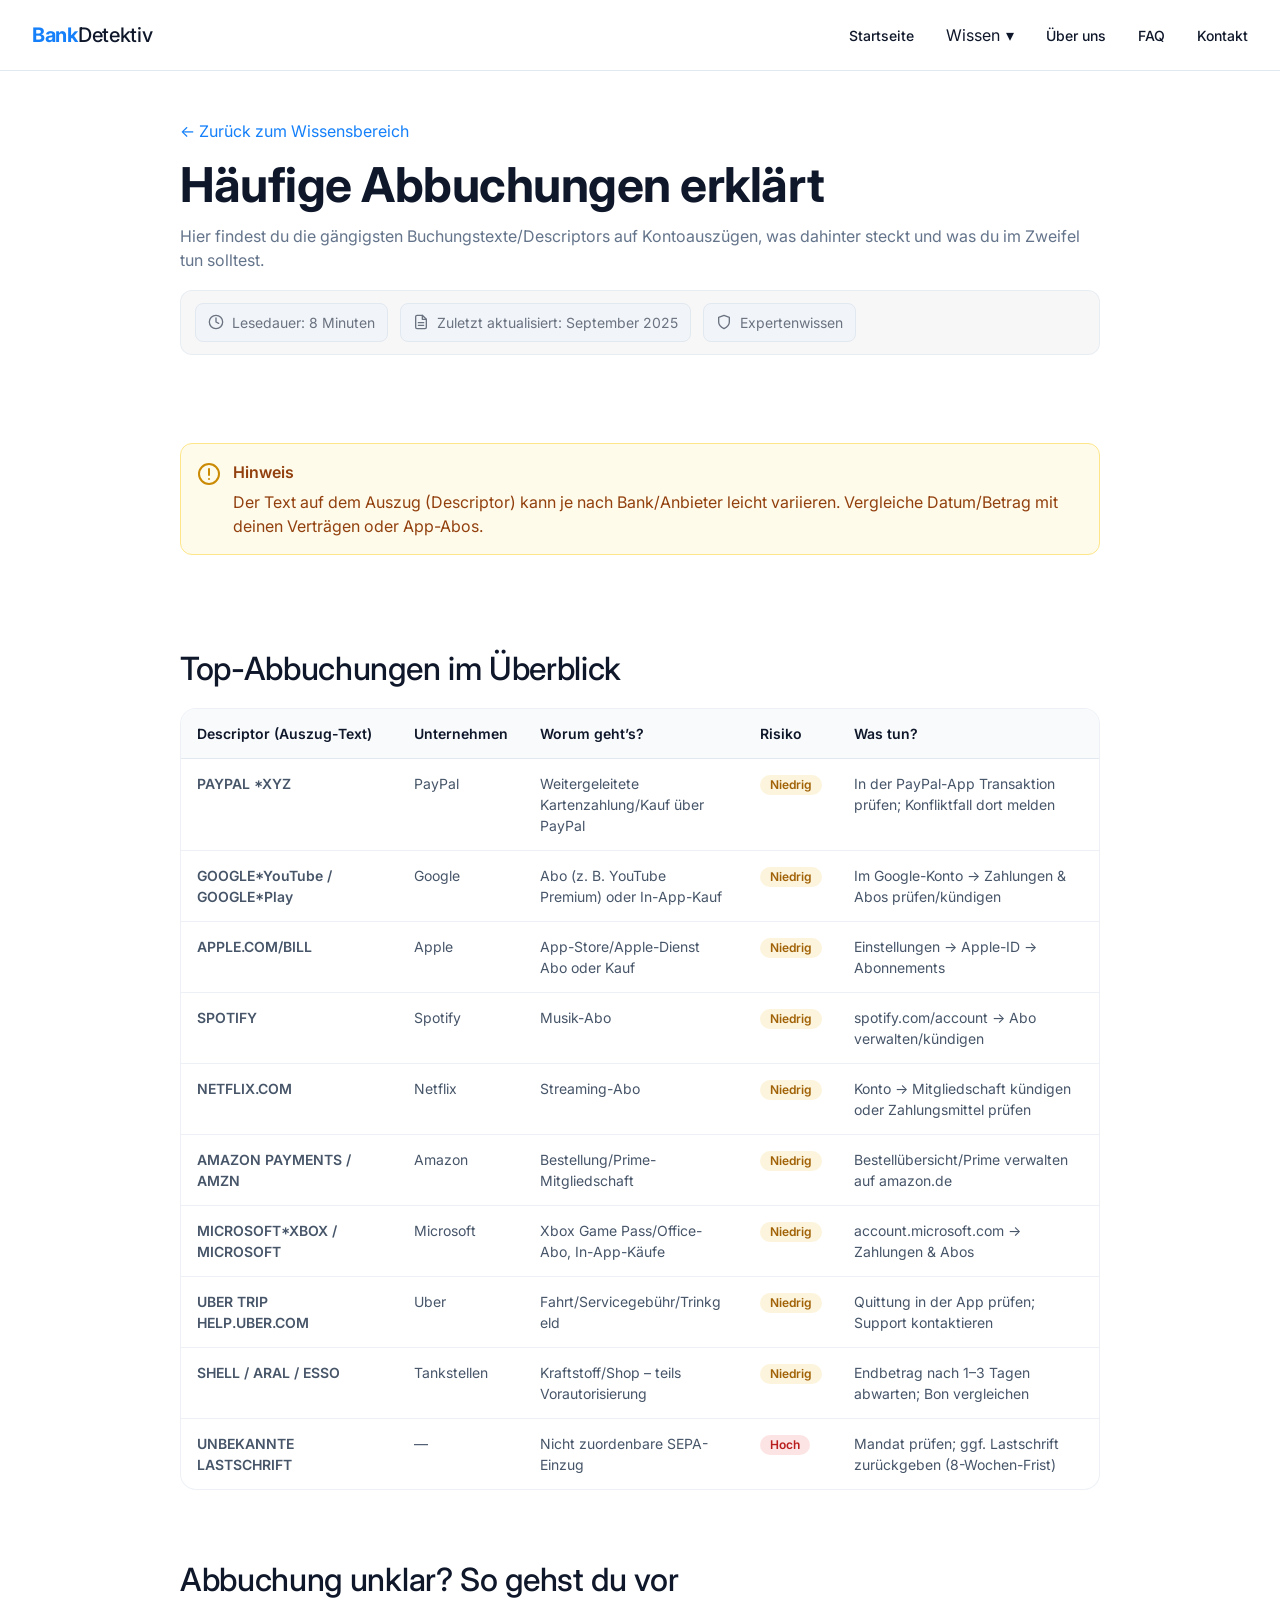
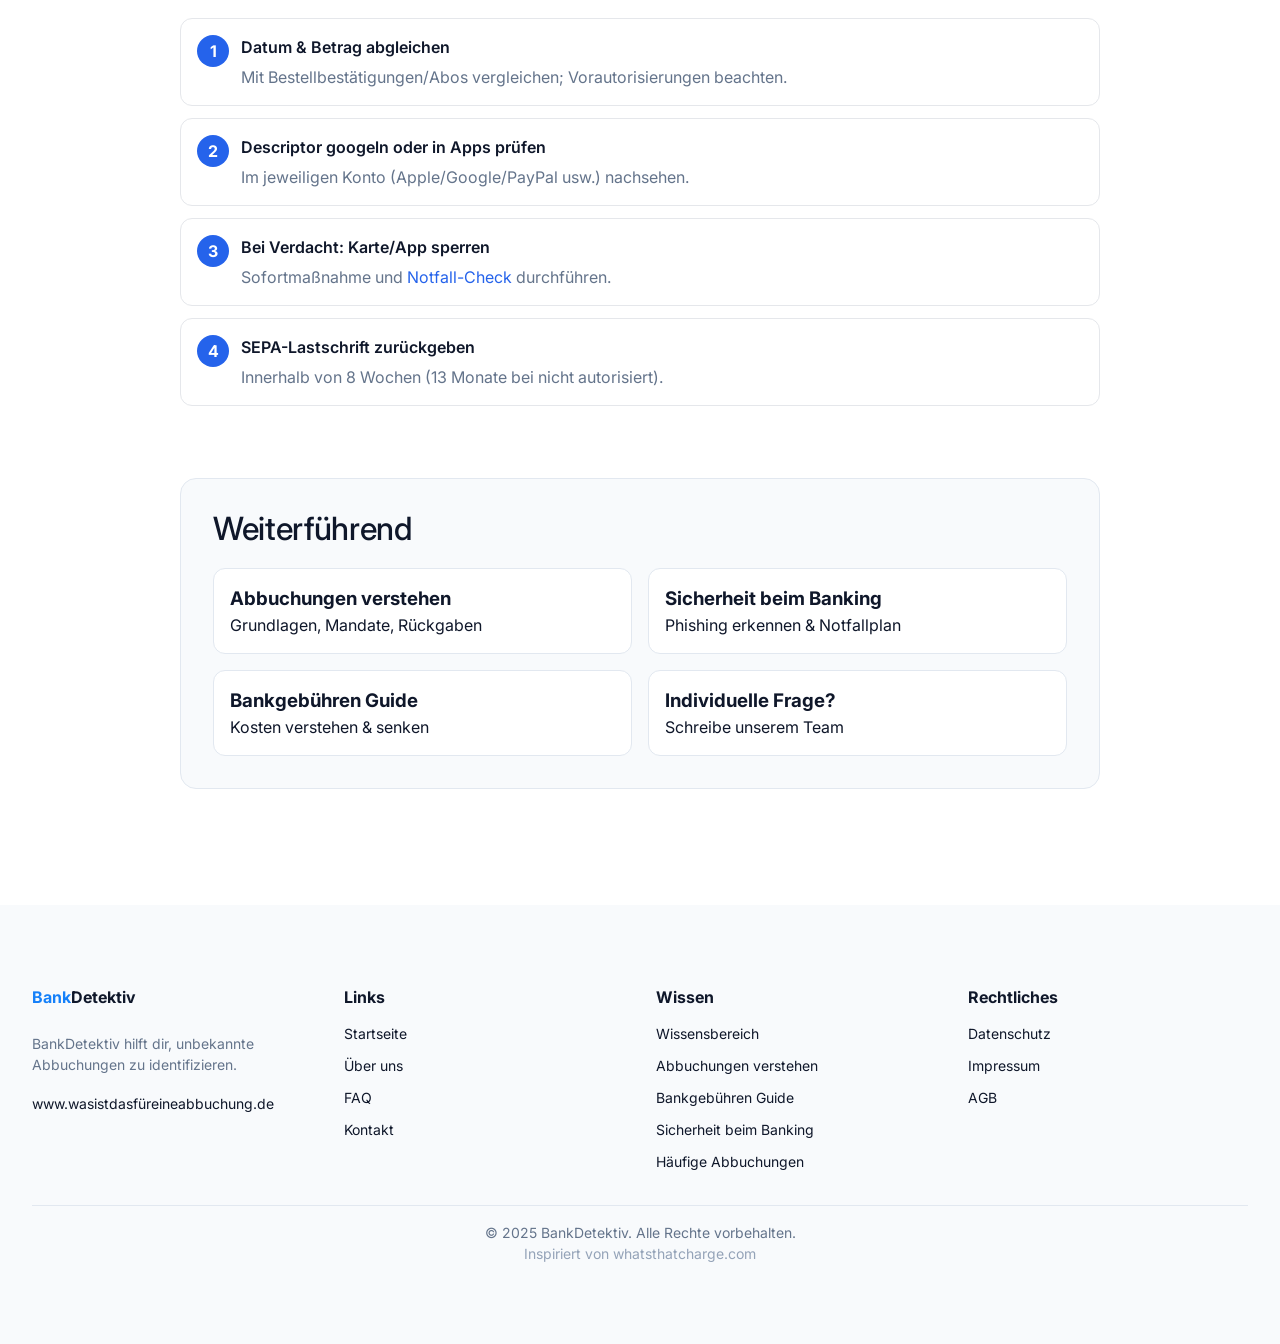
<file: wis_haeufige-abbuchungen.html>
<!DOCTYPE html>
<html lang="de">
<head>
  <meta charset="UTF-8" />
  <meta name="viewport" content="width=device-width, initial-scale=1.0" />
  <title>Häufige Abbuchungen – BankDetektiv</title>
  <link rel="preconnect" href="https://fonts.googleapis.com">
  <link rel="preconnect" href="https://fonts.gstatic.com" crossorigin>
  <link href="https://fonts.googleapis.com/css2?family=Inter:ital,opsz,wght@0,14..32,100..900;1,14..32,100..900&display=swap" rel="stylesheet">
  <link rel="stylesheet" href="css/style.css" />
</head>
<body>

  <!-- NAVBAR -->
  <header class="navbar">
    <div class="container">
      <div class="navbar__container">
        <a href="/" class="logo"><span class="highlight">Bank</span>Detektiv</a>

        <nav class="nav-desktop">
          <a href="/" class="nav-link">Startseite</a>

          <div class="nav-dropdown">
            <button class="nav-link dropdown-toggle" aria-expanded="false" aria-controls="wissen-menu" type="button">
              Wissen <span class="caret" aria-hidden="true">▾</span>
            </button>

            <div id="wissen-menu" class="dropdown-menu" hidden>
              <a href="/wissen" class="dropdown-main">
                <strong>Wissensbereich</strong><br />
                <span>Alles was du über Bankabbuchungen wissen musst</span>
              </a>
              <a href="/wissen/abbuchungen">Abbuchungen verstehen</a>
              <a href="/wissen/bankgebuehren">Bankgebühren Guide</a>
              <a href="/wissen/sicherheit">Sicherheit beim Banking</a>
              <a href="/wissen/haeufige-abbuchungen">Häufige Abbuchungen</a>
            </div>
          </div>

          <a href="/ueber-uns" class="nav-link">Über uns</a>
          <a href="/faq" class="nav-link">FAQ</a>
          <a href="/kontakt" class="nav-link">Kontakt</a>
        </nav>

        <button class="menu-btn" aria-label="Menü öffnen" aria-controls="mobile-nav" aria-expanded="false">
          <span></span><span></span><span></span>
        </button>
      </div>
    </div>
  </header>

  <!-- mobile -->
  <div class="mobile-overlay"></div>
  <nav id="mobile-nav" class="nav-mobile">
    <a href="/" class="nav-link">Startseite</a>
    <div class="nav-mobile__group">
      <div class="nav-mobile__label">Wissen</div>
      <a href="/wissen" class="nav-link">Wissensbereich</a>
      <a href="/wissen/abbuchungen" class="nav-link">Abbuchungen verstehen</a>
      <a href="/wissen/bankgebuehren" class="nav-link">Bankgebühren Guide</a>
      <a href="/wissen/sicherheit" class="nav-link">Sicherheit beim Banking</a>
      <a href="/wissen/haeufige-abbuchungen" class="nav-link">Häufige Abbuchungen</a>
    </div>
    <a href="/ueber-uns" class="nav-link">Über uns</a>
    <a href="/faq" class="nav-link">FAQ</a>
    <a href="/kontakt" class="nav-link">Kontakt</a>
  </nav>

  <main>
    <!-- HERO + Meta -->
    <section class="article-sec" id="hero">
      <div class="container">
        <div class="article__container">
          <a href="/wissen" class="backlink">← Zurück zum Wissensbereich</a>

          <h1 class="article__title">Häufige Abbuchungen erklärt</h1>
          <p class="article__text">
            Hier findest du die gängigsten Buchungstexte/Descriptors auf Kontoauszügen,
            was dahinter steckt und was du im Zweifel tun solltest.
          </p>


          <div class="article__meta">
            <div class="meta__item">
              <!-- clock -->
              <svg viewBox="0 0 24 24" aria-hidden="true">
                <circle cx="12" cy="12" r="10"></circle>
                <polyline points="12 6 12 12 16 14"></polyline>
              </svg>
              <span>Lesedauer: 8 Minuten</span>
            </div>
          
            <div class="meta__item">
              <!-- file-text -->
              <svg viewBox="0 0 24 24" aria-hidden="true">
                <path d="M14 2H6a2 2 0 0 0-2 2v16a2 2 0 0 0 2 2h12a2 2 0 0 0 2-2V8z"></path>
                <polyline points="14 2 14 8 20 8"></polyline>
                <line x1="16" y1="13" x2="8" y2="13"></line>
                <line x1="16" y1="17" x2="8" y2="17"></line>
              </svg>
              <span>Zuletzt aktualisiert: September 2025</span>
            </div>
          
            <div class="meta__item">
              <!-- shield -->
              <svg viewBox="0 0 24 24" aria-hidden="true">
                <path d="M12 22s8-4 8-10V5l-8-3-8 3v7c0 6 8 10 8 10z"></path>
              </svg>
              <span>Expertenwissen</span>
            </div>
          </div>

        </div>
      </div>
    </section>

    <!-- Hinweis -->
    <section class="article-sec">
      <div class="container">
        <div class="article__container">
          <div class="notice">
            <svg class="notice__icon" viewBox="0 0 24 24" aria-hidden="true">
              <circle cx="12" cy="12" r="10" fill="none" stroke="currentColor" stroke-width="2"/>
              <path d="M12 7v6m0 4h.01" stroke="currentColor" stroke-width="2" stroke-linecap="round"/>
            </svg>
            <div>
              <div class="notice__title">Hinweis</div>
              <p class="notice__text">
                Der Text auf dem Auszug (Descriptor) kann je nach Bank/Anbieter leicht variieren.
                Vergleiche Datum/Betrag mit deinen Verträgen oder App-Abos.
              </p>
            </div>
          </div>
        </div>
      </div>
    </section>

    <!-- Tabelle: häufige Deskriptoren -->
    <section class="article-sec" id="liste">
      <div class="container">
        <div class="article__container">
          <h2 class="article__h2">Top-Abbuchungen im Überblick</h2>

          <div class="table-card">
            <div class="table-scroll">
              <table class="abb__table">
                <thead>
                  <tr>
                    <th>Descriptor (Auszug-Text)</th>
                    <th>Unternehmen</th>
                    <th>Worum geht’s?</th>
                    <th>Risiko</th>
                    <th>Was tun?</th>
                  </tr>
                </thead>
                <tbody>
                  <tr>
                    <td class="abb__type">PAYPAL *XYZ</td>
                    <td>PayPal</td>
                    <td class="abb__desc">Weitergeleitete Kartenzahlung/Kauf über PayPal</td>
                    <td><span class="risk-badge risk-badge--low">Niedrig</span></td>
                    <td class="abb__desc">In der PayPal-App Transaktion prüfen; Konfliktfall dort melden</td>
                  </tr>
                  <tr>
                    <td class="abb__type">GOOGLE*YouTube / GOOGLE*Play</td>
                    <td>Google</td>
                    <td class="abb__desc">Abo (z. B. YouTube Premium) oder In-App-Kauf</td>
                    <td><span class="risk-badge risk-badge--low">Niedrig</span></td>
                    <td class="abb__desc">Im Google-Konto → Zahlungen &amp; Abos prüfen/kündigen</td>
                  </tr>
                  <tr>
                    <td class="abb__type">APPLE.COM/BILL</td>
                    <td>Apple</td>
                    <td class="abb__desc">App-Store/Apple-Dienst Abo oder Kauf</td>
                    <td><span class="risk-badge risk-badge--low">Niedrig</span></td>
                    <td class="abb__desc">Einstellungen → Apple-ID → Abonnements</td>
                  </tr>
                  <tr>
                    <td class="abb__type">SPOTIFY</td>
                    <td>Spotify</td>
                    <td class="abb__desc">Musik-Abo</td>
                    <td><span class="risk-badge risk-badge--low">Niedrig</span></td>
                    <td class="abb__desc">spotify.com/account → Abo verwalten/kündigen</td>
                  </tr>
                  <tr>
                    <td class="abb__type">NETFLIX.COM</td>
                    <td>Netflix</td>
                    <td class="abb__desc">Streaming-Abo</td>
                    <td><span class="risk-badge risk-badge--low">Niedrig</span></td>
                    <td class="abb__desc">Konto → Mitgliedschaft kündigen oder Zahlungsmittel prüfen</td>
                  </tr>
                  <tr>
                    <td class="abb__type">AMAZON PAYMENTS / AMZN</td>
                    <td>Amazon</td>
                    <td class="abb__desc">Bestellung/Prime-Mitgliedschaft</td>
                    <td><span class="risk-badge risk-badge--low">Niedrig</span></td>
                    <td class="abb__desc">Bestellübersicht/Prime verwalten auf amazon.de</td>
                  </tr>
                  <tr>
                    <td class="abb__type">MICROSOFT*XBOX / MICROSOFT</td>
                    <td>Microsoft</td>
                    <td class="abb__desc">Xbox Game Pass/Office-Abo, In-App-Käufe</td>
                    <td><span class="risk-badge risk-badge--low">Niedrig</span></td>
                    <td class="abb__desc">account.microsoft.com → Zahlungen &amp; Abos</td>
                  </tr>
                  <tr>
                    <td class="abb__type">UBER TRIP HELP.UBER.COM</td>
                    <td>Uber</td>
                    <td class="abb__desc">Fahrt/Servicegebühr/Trinkgeld</td>
                    <td><span class="risk-badge risk-badge--low">Niedrig</span></td>
                    <td class="abb__desc">Quittung in der App prüfen; Support kontaktieren</td>
                  </tr>
                  <tr>
                    <td class="abb__type">SHELL / ARAL / ESSO</td>
                    <td>Tankstellen</td>
                    <td class="abb__desc">Kraftstoff/Shop – teils Vorautorisierung</td>
                    <td><span class="risk-badge risk-badge--low">Niedrig</span></td>
                    <td class="abb__desc">Endbetrag nach 1–3 Tagen abwarten; Bon vergleichen</td>
                  </tr>
                  <tr>
                    <td class="abb__type">UNBEKANNTE LASTSCHRIFT</td>
                    <td>—</td>
                    <td class="abb__desc">Nicht zuordenbare SEPA-Einzug</td>
                    <td><span class="risk-badge risk-badge--high">Hoch</span></td>
                    <td class="abb__desc">Mandat prüfen; ggf. Lastschrift zurückgeben (8-Wochen-Frist)</td>
                  </tr>
                </tbody>
              </table>
            </div>
          </div>

        </div>
      </div>
    </section>

    <!-- Was tun, wenn unklar -->
    <section class="article-sec" id="was-tun">
      <div class="container">
        <div class="article__container">
          <h2 class="article__h2">Abbuchung unklar? So gehst du vor</h2>
          <div class="steps">
            <div class="step">
              <div class="step__num">1</div>
              <div>
                <div class="step__title">Datum & Betrag abgleichen</div>
                <p class="step__text">Mit Bestellbestätigungen/Abos vergleichen; Vorautorisierungen beachten.</p>
              </div>
            </div>
            <div class="step">
              <div class="step__num">2</div>
              <div>
                <div class="step__title">Descriptor googeln oder in Apps prüfen</div>
                <p class="step__text">Im jeweiligen Konto (Apple/Google/PayPal usw.) nachsehen.</p>
              </div>
            </div>
            <div class="step">
              <div class="step__num">3</div>
              <div>
                <div class="step__title">Bei Verdacht: Karte/App sperren</div>
                <p class="step__text">Sofortmaßnahme und <a class="link" href="/wissen/sicherheit#notfall">Notfall-Check</a> durchführen.</p>
              </div>
            </div>
            <div class="step">
              <div class="step__num">4</div>
              <div>
                <div class="step__title">SEPA-Lastschrift zurückgeben</div>
                <p class="step__text">Innerhalb von 8&nbsp;Wochen (13&nbsp;Monate bei nicht autorisiert).</p>
              </div>
            </div>
          </div>
        </div>
      </div>
    </section>

    <!-- Related -->
    <section class="article-sec related">
      <div class="container">
        <div class="article__container">
          <div class="related-box">
            <h2 class="article__h2">Weiterführend</h2>
            <div class="related__grid">
              <a href="/wissen/abbuchungen" class="related__card">
                <h3 class="related__title">Abbuchungen verstehen</h3>
                <p class="related__desc">Grundlagen, Mandate, Rückgaben</p>
              </a>
              <a href="/wissen/sicherheit" class="related__card">
                <h3 class="related__title">Sicherheit beim Banking</h3>
                <p class="related__desc">Phishing erkennen &amp; Notfallplan</p>
              </a>
              <a href="/wissen/bankgebuehren" class="related__card">
                <h3 class="related__title">Bankgebühren Guide</h3>
                <p class="related__desc">Kosten verstehen &amp; senken</p>
              </a>
              <a href="/kontakt" class="related__card">
                <h3 class="related__title">Individuelle Frage?</h3>
                <p class="related__desc">Schreibe unserem Team</p>
              </a>
            </div>
          </div>
        </div>
      </div>
    </section>

  </main>

  <!-- FOOTER -->
  <footer class="footer">
    <div class="container">
      <div class="footer__container">
        <div class="footer__column">
          <a href="/" class="footer__logo"><span class="highlight">Bank</span>Detektiv</a>
          <p class="footer__desc">BankDetektiv hilft dir, unbekannte<br>Abbuchungen zu identifizieren.</p>
          <a href="https://www.wasistdasfüreineabbuchung.de" class="footer__link" target="_blank">
            www.wasistdasfüreineabbuchung.de
          </a>
        </div>
        <div class="footer__column">
          <h4 class="footer__heading">Links</h4>
          <ul class="footer__list">
            <li><a href="/" class="footer__link">Startseite</a></li>
            <li><a href="/ueber-uns" class="footer__link">Über uns</a></li>
            <li><a href="/faq" class="footer__link">FAQ</a></li>
            <li><a href="/kontakt" class="footer__link">Kontakt</a></li>
          </ul>
        </div>
        <div class="footer__column">
          <h4 class="footer__heading">Wissen</h4>
          <ul class="footer__list">
            <li><a href="/wissen" class="footer__link">Wissensbereich</a></li>
            <li><a href="/wissen/abbuchungen" class="footer__link">Abbuchungen verstehen</a></li>
            <li><a href="/wissen/bankgebuehren" class="footer__link">Bankgebühren Guide</a></li>
            <li><a href="/wissen/sicherheit" class="footer__link">Sicherheit beim Banking</a></li>
            <li><a href="/wissen/haeufige-abbuchungen" class="footer__link">Häufige Abbuchungen</a></li>
          </ul>
        </div>
        <div class="footer__column">
          <h4 class="footer__heading">Rechtliches</h4>
          <ul class="footer__list">
            <li><a href="/datenschutz" class="footer__link">Datenschutz</a></li>
            <li><a href="/impressum" class="footer__link">Impressum</a></li>
            <li><a href="/agb" class="footer__link">AGB</a></li>
          </ul>
        </div>
      </div>

      <div class="footer__bottom">
        <p class="footer__copyright">© 2025 BankDetektiv. Alle Rechte vorbehalten.</p>
        <p class="footer__note">Inspiriert von <a href="https://www.whatsthatcharge.com" target="_blank">whatsthatcharge.com</a></p>
      </div>
    </div>
  </footer>

  <script src="js/main.js"></script>
</body>
</html>
</file>
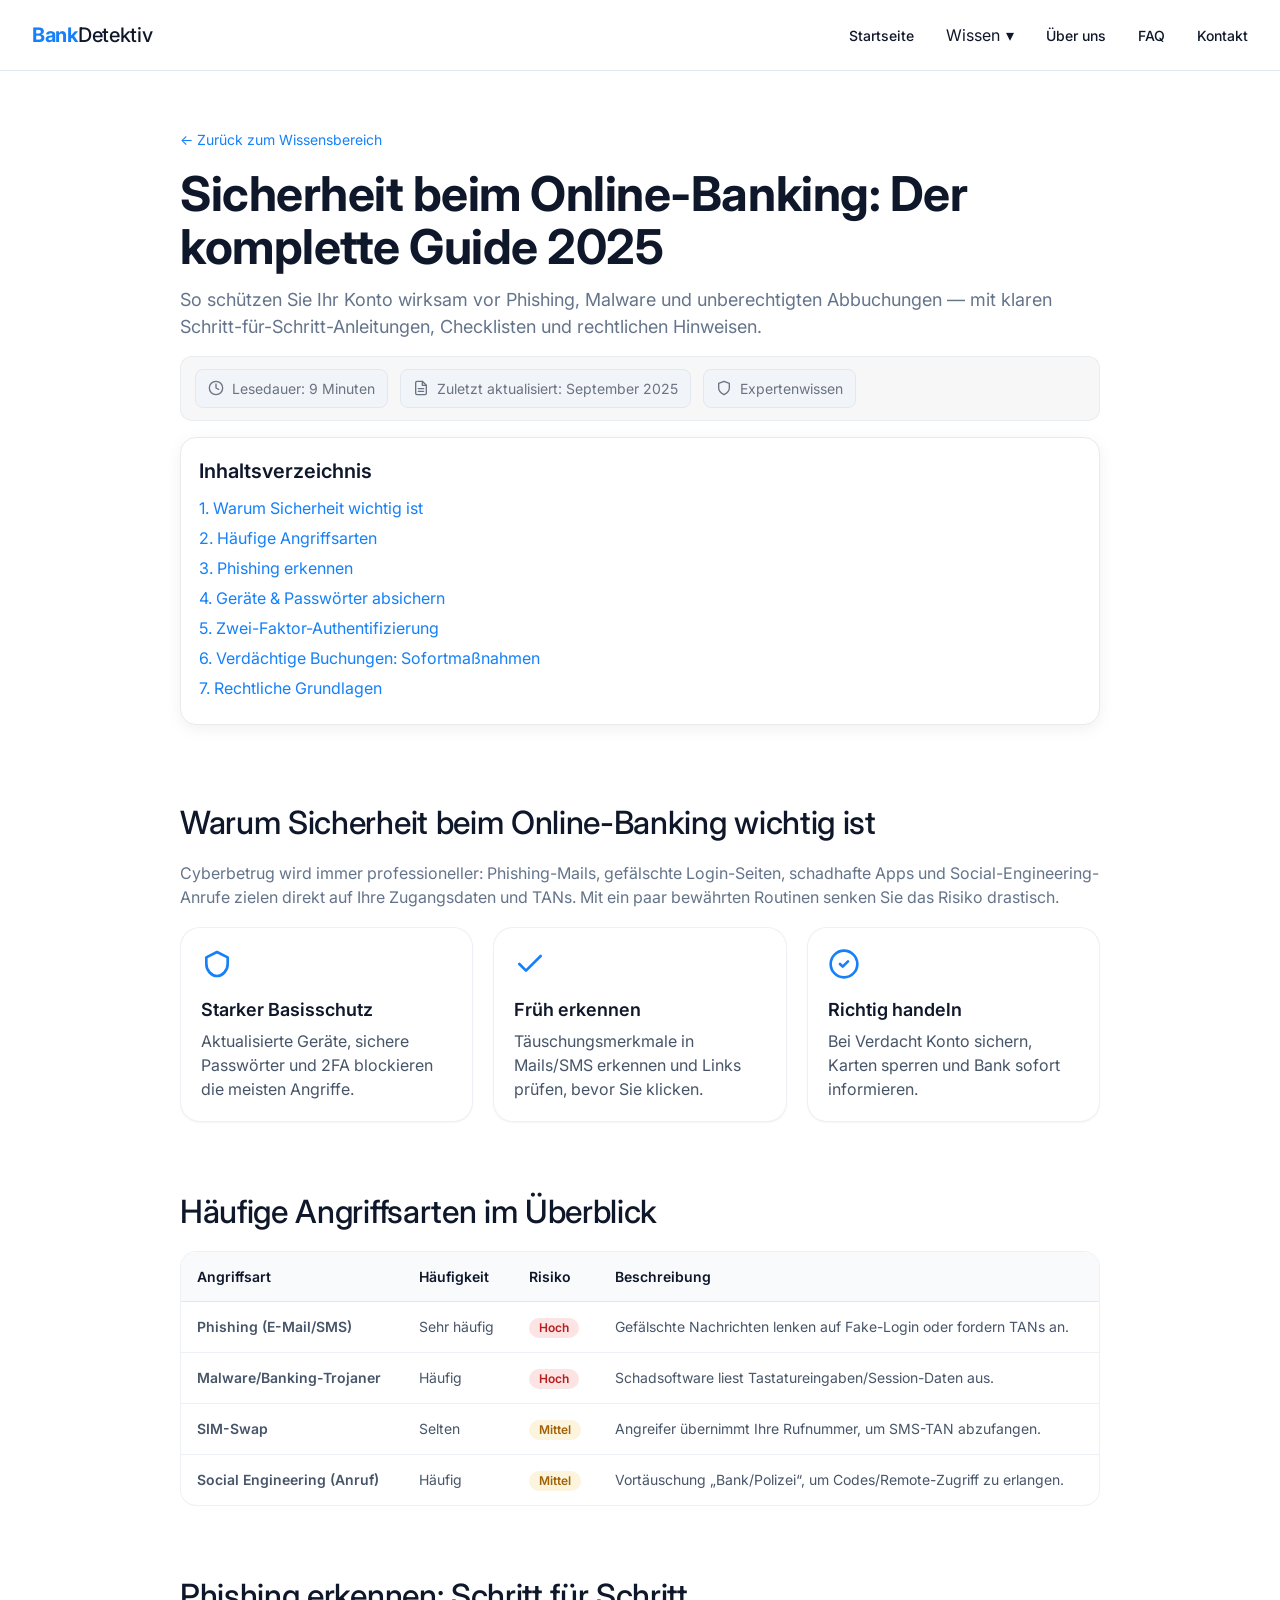
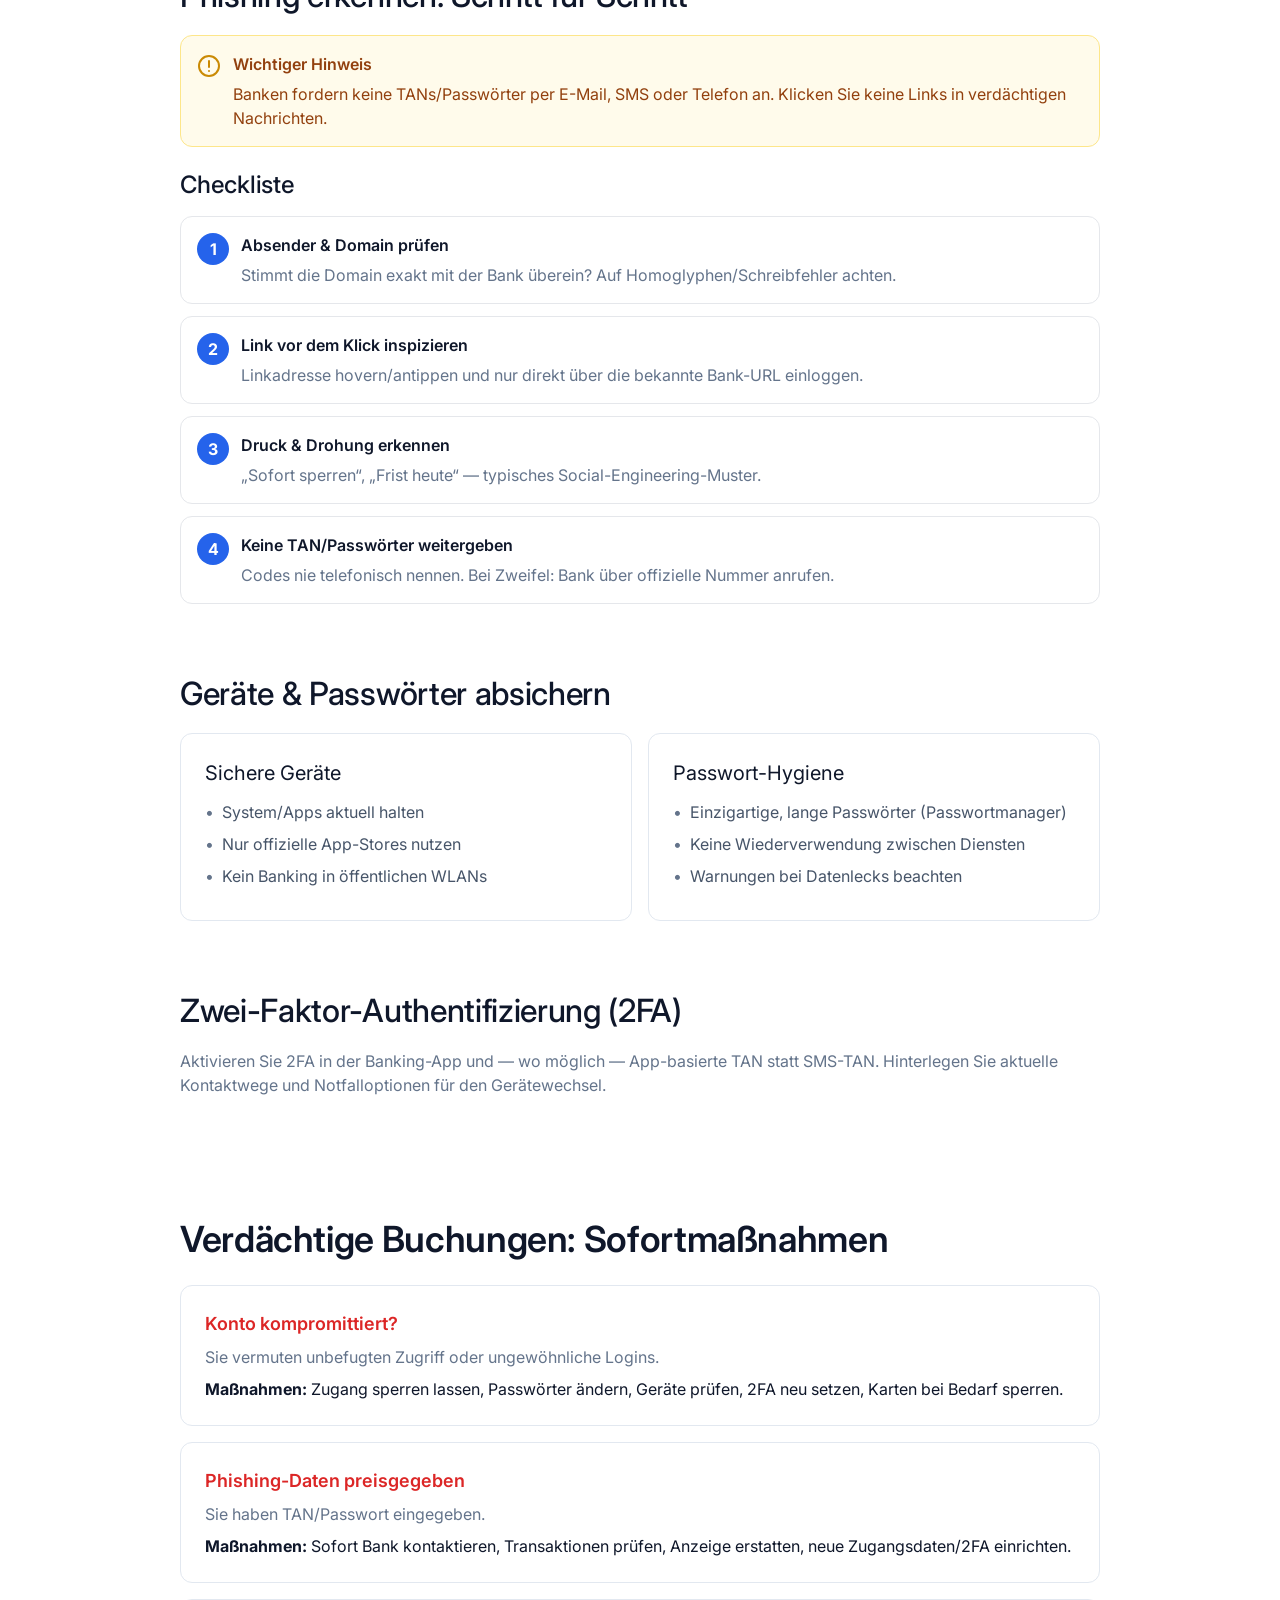
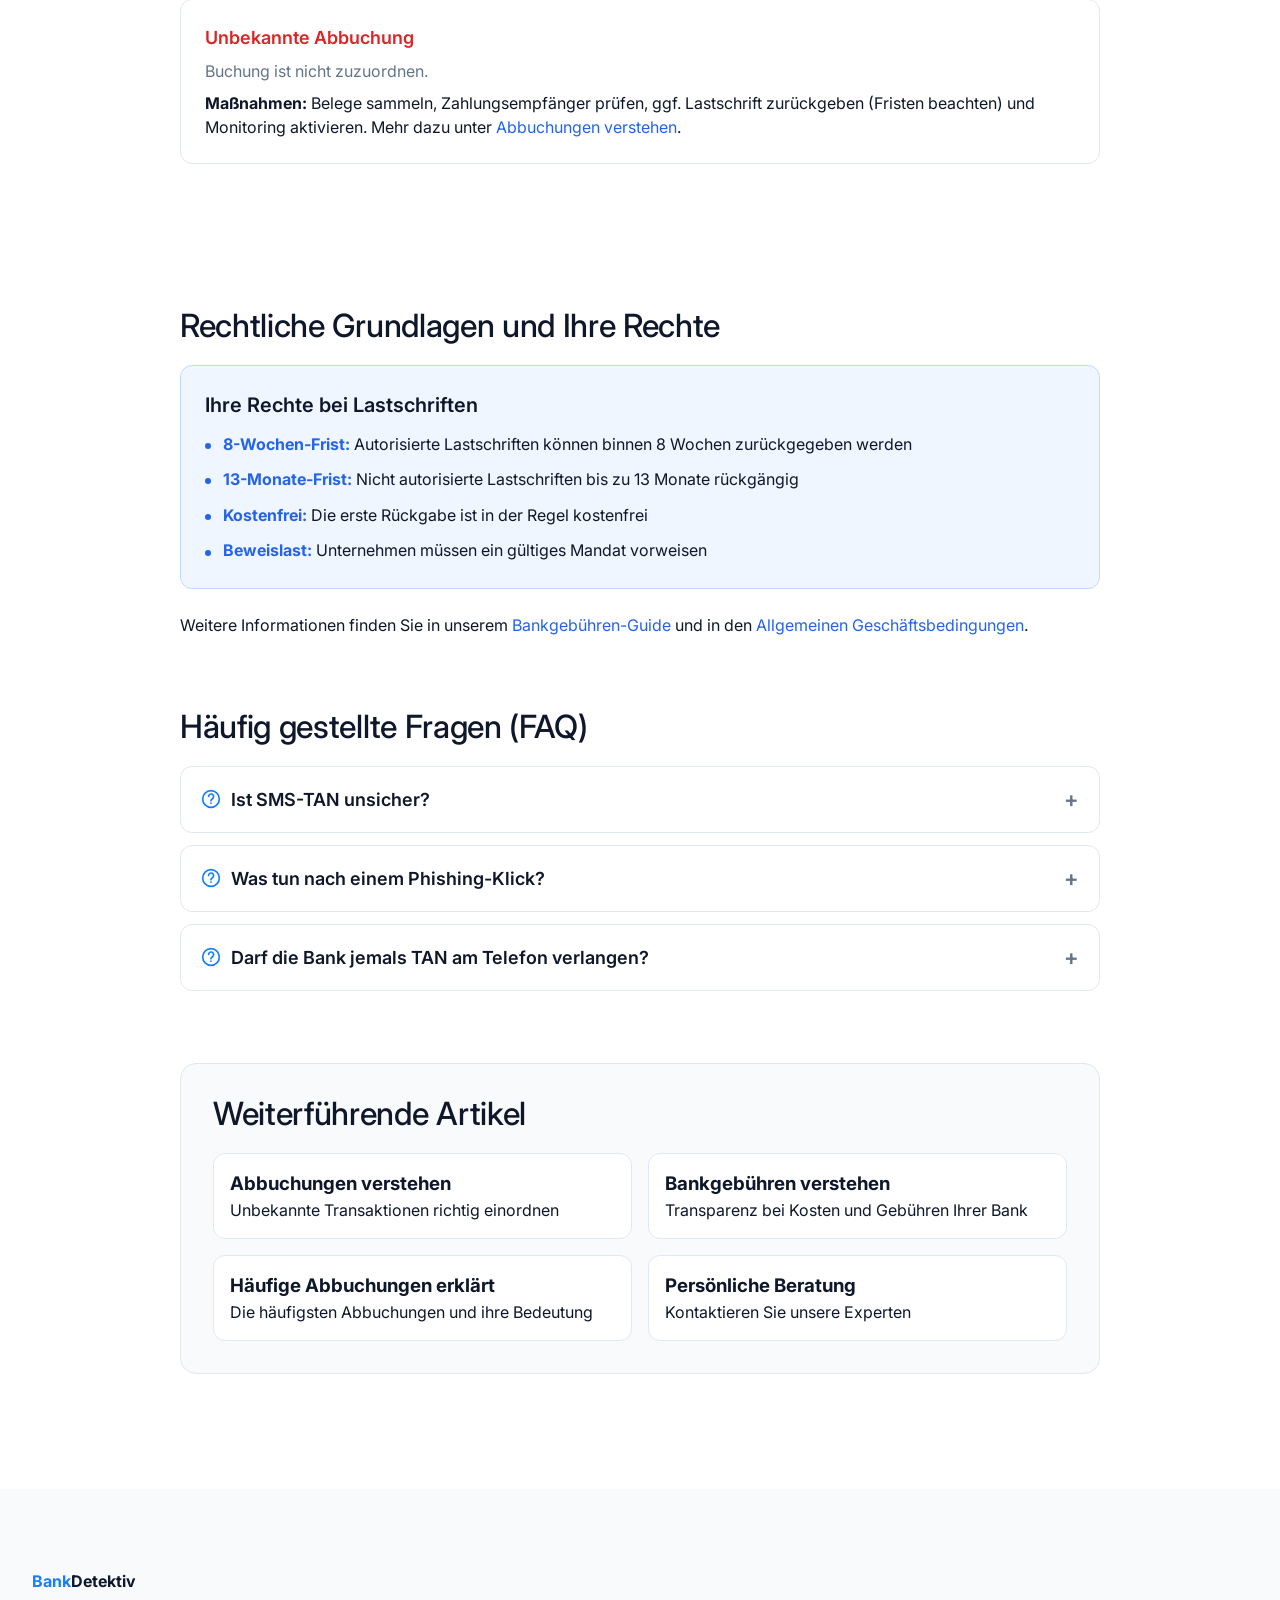
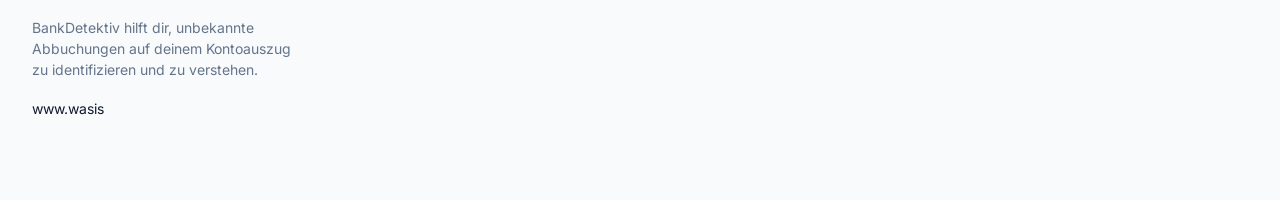
<file: wis_sicherheit.html>
<!DOCTYPE html>
<html lang="de">
<head>
  <meta charset="UTF-8" />
  <meta name="viewport" content="width=device-width, initial-scale=1.0" />
  <title>Sicherheit beim Online-Banking – BankDetektiv</title>
  <link rel="preconnect" href="https://fonts.googleapis.com">
  <link rel="preconnect" href="https://fonts.gstatic.com" crossorigin>
  <link href="https://fonts.googleapis.com/css2?family=Inter:ital,opsz,wght@0,14..32,100..900;1,14..32,100..900&display=swap" rel="stylesheet">
  <link rel="stylesheet" href="css/style.css" />
</head>
<body>

  <header class="navbar">
    <div class="container">
      <div class="navbar__container">
        <a href="/" class="logo">
          <span class="highlight">Bank</span>Detektiv
        </a>

        <nav class="nav-desktop">
          <a href="/" class="nav-link">Startseite</a>

          <div class="nav-dropdown">
            <button
              class="nav-link dropdown-toggle"
              aria-expanded="false"
              aria-controls="wissen-menu"
              type="button"
            >
              Wissen <span class="caret" aria-hidden="true">▾</span>
            </button>

            <div id="wissen-menu" class="dropdown-menu" hidden>
              <a href="/wissen" class="dropdown-main">
                <strong>Wissensbereich</strong><br />
                <span>Alles was du über Bankabbuchungen wissen musst</span>
              </a>
              <a href="/wissen/abbuchungen">Abbuchungen verstehen</a>
              <a href="/wissen/bankgebuehren">Bankgebühren Guide</a>
              <a href="/wissen/sicherheit">Sicherheit beim Banking</a>
              <a href="/wissen/haeufige-abbuchungen">Häufige Abbuchungen</a>
            </div>
          </div>

          <a href="/ueber-uns" class="nav-link">Über uns</a>
          <a href="/faq" class="nav-link">FAQ</a>
          <a href="/kontakt" class="nav-link">Kontakt</a>
        </nav>

        <button class="menu-btn" aria-label="Menü öffnen" aria-controls="mobile-nav" aria-expanded="false">
          <span></span><span></span><span></span>
        </button>
      </div>
    </div>
  </header>

  <div class="mobile-overlay"></div>

  <nav id="mobile-nav" class="nav-mobile">
    <a href="/" class="nav-link">Startseite</a>

    <div class="nav-mobile__group">
      <div class="nav-mobile__label">Wissen</div>
      <a href="/wissen" class="nav-link">Wissensbereich</a>
      <a href="/wissen/abbuchungen" class="nav-link">Abbuchungen verstehen</a>
      <a href="/wissen/bankgebuehren" class="nav-link">Bankgebühren Guide</a>
      <a href="/wissen/sicherheit" class="nav-link">Sicherheit beim Banking</a>
      <a href="/wissen/haeufige-abbuchungen" class="nav-link">Häufige Abbuchungen</a>
    </div>

    <a href="/ueber-uns" class="nav-link">Über uns</a>
    <a href="/faq" class="nav-link">FAQ</a>
    <a href="/kontakt" class="nav-link">Kontakt</a>
  </nav>

  <main>
    <!-- ARTICLE: Hero + Meta + TOC -->
    <section class="article">
      <div class="container">
        <div class="article__container">
          <a href="/wissen" class="article__back">← Zurück zum Wissensbereich</a>

          <h1 class="article__title">
            Sicherheit beim Online-Banking: Der komplette Guide 2025
          </h1>

          <p class="article__lead">
            So schützen Sie Ihr Konto wirksam vor Phishing, Malware und unberechtigten Abbuchungen — mit klaren
            Schritt-für-Schritt-Anleitungen, Checklisten und rechtlichen Hinweisen.
          </p>

          <div class="article__meta">
            <div class="meta__item">
              <!-- clock -->
              <svg viewBox="0 0 24 24" aria-hidden="true">
                <circle cx="12" cy="12" r="10"></circle>
                <polyline points="12 6 12 12 16 14"></polyline>
              </svg>
              <span>Lesedauer: 9 Minuten</span>
            </div>

            <div class="meta__item">
              <!-- file-text -->
              <svg viewBox="0 0 24 24" aria-hidden="true">
                <path d="M14 2H6a2 2 0 0 0-2 2v16a2 2 0 0 0 2 2h12a2 2 0 0 0 2-2V8z"></path>
                <polyline points="14 2 14 8 20 8"></polyline>
                <line x1="16" y1="13" x2="8" y2="13"></line>
                <line x1="16" y1="17" x2="8" y2="17"></line>
              </svg>
              <span>Zuletzt aktualisiert: September 2025</span>
            </div>

            <div class="meta__item">
              <!-- shield -->
              <svg viewBox="0 0 24 24" aria-hidden="true">
                <path d="M12 22s8-4 8-10V5l-8-3-8 3v7c0 6 8 10 8 10z"></path>
              </svg>
              <span>Expertenwissen</span>
            </div>
          </div>

          <div class="article__toc">
            <h2 class="article__toc-title">Inhaltsverzeichnis</h2>
            <ul class="article__toc-list">
              <li><a href="#warum-sicherheit">1. Warum Sicherheit wichtig ist</a></li>
              <li><a href="#angriffsarten">2. Häufige Angriffsarten</a></li>
              <li><a href="#phishing-erkennen">3. Phishing erkennen</a></li>
              <li><a href="#schutz-massnahmen">4. Geräte & Passwörter absichern</a></li>
              <li><a href="#zwei-faktor">5. Zwei-Faktor-Authentifizierung</a></li>
              <li><a href="#sofortmassnahmen">6. Verdächtige Buchungen: Sofortmaßnahmen</a></li>
              <li><a href="#rechtliche-grundlagen">7. Rechtliche Grundlagen</a></li>
            </ul>
          </div>
        </div>
      </div>
    </section>
    <!-- /ARTICLE -->

    <!-- SECTION: Warum Sicherheit wichtig ist -->
    <section id="warum-sicherheit" class="article-sec">
      <div class="container">
        <div class="article__container">
          <h2 class="article__h2">Warum Sicherheit beim Online-Banking wichtig ist</h2>
          <p class="article__text">
            Cyberbetrug wird immer professioneller: Phishing-Mails, gefälschte Login-Seiten, schadhafte Apps und
            Social-Engineering-Anrufe zielen direkt auf Ihre Zugangsdaten und TANs. Mit ein paar bewährten Routinen
            senken Sie das Risiko drastisch.
          </p>

          <div class="article__grid">
            <article class="article__card">
              <svg class="article__icon" viewBox="0 0 24 24" aria-hidden="true">
                <path d="M12 3l8 4v5c0 5-4 9-8 9s-8-4-8-9V7l8-4z"></path>
              </svg>
              <h3 class="article__card-title">Starker Basisschutz</h3>
              <p class="article__card-text">Aktualisierte Geräte, sichere Passwörter und 2FA blockieren die meisten Angriffe.</p>
            </article>

            <article class="article__card">
              <svg class="article__icon article__icon--green" viewBox="0 0 24 24" aria-hidden="true">
                <path d="M20 6l-11 11-5-5"></path>
              </svg>
              <h3 class="article__card-title">Früh erkennen</h3>
              <p class="article__card-text">Täuschungsmerkmale in Mails/SMS erkennen und Links prüfen, bevor Sie klicken.</p>
            </article>

            <article class="article__card">
              <svg class="article__icon article__icon--purple" viewBox="0 0 24 24" aria-hidden="true">
                <path d="M9 12l2 2 4-4M12 22a10 10 0 1 1 0-20 10 10 0 0 1 0 20Z" fill="none" stroke="currentColor" stroke-width="2" stroke-linecap="round" stroke-linejoin="round"/>
              </svg>
              <h3 class="article__card-title">Richtig handeln</h3>
              <p class="article__card-text">Bei Verdacht Konto sichern, Karten sperren und Bank sofort informieren.</p>
            </article>
          </div>
        </div>
      </div>
    </section>

    <!-- SECTION: Häufige Angriffsarten (Tabelle) -->
    <section id="angriffsarten" class="article-sec">
      <div class="container">
        <div class="article__container">
          <h2 class="article__h2">Häufige Angriffsarten im Überblick</h2>

          <div class="table-card">
            <div class="table-scroll">
              <table class="abb__table">
                <thead>
                  <tr>
                    <th>Angriffsart</th>
                    <th>Häufigkeit</th>
                    <th>Risiko</th>
                    <th>Beschreibung</th>
                  </tr>
                </thead>
                <tbody>
                  <tr>
                    <td class="abb__type">Phishing (E-Mail/SMS)</td>
                    <td>Sehr häufig</td>
                    <td><span class="risk-badge risk-badge--high">Hoch</span></td>
                    <td class="abb__desc">Gefälschte Nachrichten lenken auf Fake-Login oder fordern TANs an.</td>
                  </tr>
                  <tr>
                    <td class="abb__type">Malware/Banking-Trojaner</td>
                    <td>Häufig</td>
                    <td><span class="risk-badge risk-badge--high">Hoch</span></td>
                    <td class="abb__desc">Schadsoftware liest Tastatureingaben/Session-Daten aus.</td>
                  </tr>
                  <tr>
                    <td class="abb__type">SIM-Swap</td>
                    <td>Selten</td>
                    <td><span class="risk-badge risk-badge--low">Mittel</span></td>
                    <td class="abb__desc">Angreifer übernimmt Ihre Rufnummer, um SMS-TAN abzufangen.</td>
                  </tr>
                  <tr>
                    <td class="abb__type">Social Engineering (Anruf)</td>
                    <td>Häufig</td>
                    <td><span class="risk-badge risk-badge--low">Mittel</span></td>
                    <td class="abb__desc">Vortäuschung „Bank/Polizei“, um Codes/Remote-Zugriff zu erlangen.</td>
                  </tr>
                </tbody>
              </table>
            </div>
          </div>

        </div>
      </div>
    </section>

    <!-- SECTION: Phishing erkennen (Schritte) -->
    <section id="phishing-erkennen" class="article-sec">
      <div class="container">
        <div class="article__container">
          <h2 class="article__h2">Phishing erkennen: Schritt für Schritt</h2>

          <div class="notice notice--yellow">
            <svg class="notice__icon" viewBox="0 0 24 24" aria-hidden="true">
              <circle cx="12" cy="12" r="10" fill="none" stroke="currentColor" stroke-width="2"/>
              <path d="M12 7v6m0 4h.01" stroke="currentColor" stroke-width="2" stroke-linecap="round"/>
            </svg>
            <div class="notice__body">
              <div class="notice__title">Wichtiger Hinweis</div>
              <p class="notice__text">
                Banken fordern keine TANs/Passwörter per E-Mail, SMS oder Telefon an. Klicken Sie keine Links in
                verdächtigen Nachrichten.
              </p>
            </div>
          </div>

          <h3 class="article__h3">Checkliste</h3>

          <div class="steps">
            <div class="step">
              <div class="step__num">1</div>
              <div class="step__content">
                <div class="step__title">Absender & Domain prüfen</div>
                <p class="step__text">Stimmt die Domain exakt mit der Bank überein? Auf Homoglyphen/Schreibfehler achten.</p>
              </div>
            </div>

            <div class="step">
              <div class="step__num">2</div>
              <div class="step__content">
                <div class="step__title">Link vor dem Klick inspizieren</div>
                <p class="step__text">Linkadresse hovern/antippen und nur direkt über die bekannte Bank-URL einloggen.</p>
              </div>
            </div>

            <div class="step">
              <div class="step__num">3</div>
              <div class="step__content">
                <div class="step__title">Druck & Drohung erkennen</div>
                <p class="step__text">„Sofort sperren“, „Frist heute“ — typisches Social-Engineering-Muster.</p>
              </div>
            </div>

            <div class="step">
              <div class="step__num">4</div>
              <div class="step__content">
                <div class="step__title">Keine TAN/Passwörter weitergeben</div>
                <p class="step__text">Codes nie telefonisch nennen. Bei Zweifel: Bank über offizielle Nummer anrufen.</p>
              </div>
            </div>
          </div>

        </div>
      </div>
    </section>

    <!-- SECTION: Geräte & Passwörter absichern -->
    <section id="schutz-massnahmen" class="article-sec">
      <div class="container">
        <div class="article__container">
          <h2 class="article__h2">Geräte & Passwörter absichern</h2>

          <div class="protect__grid">
            <div class="protect__card">
              <h3 class="protect__title">Sichere Geräte</h3>
              <ul class="protect__list">
                <li class="protect__item">System/Apps aktuell halten</li>
                <li class="protect__item">Nur offizielle App-Stores nutzen</li>
                <li class="protect__item">Kein Banking in öffentlichen WLANs</li>
              </ul>
            </div>

            <div class="protect__card">
              <h3 class="protect__title">Passwort-Hygiene</h3>
              <ul class="protect__list">
                <li class="protect__item">Einzigartige, lange Passwörter (Passwortmanager)</li>
                <li class="protect__item">Keine Wiederverwendung zwischen Diensten</li>
                <li class="protect__item">Warnungen bei Datenlecks beachten</li>
              </ul>
            </div>
          </div>

        </div>
      </div>
    </section>

    <!-- SECTION: 2FA -->
    <section id="zwei-faktor" class="article-sec">
      <div class="container">
        <div class="article__container">
          <h2 class="article__h2">Zwei-Faktor-Authentifizierung (2FA)</h2>
          <p class="article__text">
            Aktivieren Sie 2FA in der Banking-App und — wo möglich — App-basierte TAN statt SMS-TAN. Hinterlegen Sie
            aktuelle Kontaktwege und Notfalloptionen für den Gerätewechsel.
          </p>
        </div>
      </div>
    </section>

    <!-- SECTION: Sofortmaßnahmen bei Verdacht -->
    <section id="sofortmassnahmen" class="problems">
      <div class="container">
        <div class="article__container">
          <h2 class="problems__title">Verdächtige Buchungen: Sofortmaßnahmen</h2>

          <div class="problem__card">
            <div class="problem__name">Konto kompromittiert?</div>
            <p class="problem__desc">Sie vermuten unbefugten Zugriff oder ungewöhnliche Logins.</p>
            <p class="problem__solution"><b>Maßnahmen:</b> Zugang sperren lassen, Passwörter ändern, Geräte prüfen,
              2FA neu setzen, Karten bei Bedarf sperren.</p>
          </div>

          <div class="problem__card">
            <div class="problem__name">Phishing-Daten preisgegeben</div>
            <p class="problem__desc">Sie haben TAN/Passwort eingegeben.</p>
            <p class="problem__solution"><b>Maßnahmen:</b> Sofort Bank kontaktieren, Transaktionen prüfen, Anzeige erstatten,
              neue Zugangsdaten/2FA einrichten.</p>
          </div>

          <div class="problem__card">
            <div class="problem__name">Unbekannte Abbuchung</div>
            <p class="problem__desc">Buchung ist nicht zuzuordnen.</p>
            <p class="problem__solution"><b>Maßnahmen:</b> Belege sammeln, Zahlungsempfänger prüfen, ggf. Lastschrift
              zurückgeben (Fristen beachten) und Monitoring aktivieren. Mehr dazu unter
              <a href="/wissen/abbuchungen" class="problem__link">Abbuchungen verstehen</a>.
            </p>
          </div>
        </div>
      </div>
    </section>

    <!-- SECTION: Rechtliche Grundlagen -->
    <section id="rechtliche-grundlagen" class="article-sec">
      <div class="container">
        <div class="article__container">
          <h2 class="article__h2">Rechtliche Grundlagen und Ihre Rechte</h2>

          <div class="legal__box">
            <h3 class="legal__title">Ihre Rechte bei Lastschriften</h3>
            <ul class="legal__list">
              <li><strong>8-Wochen-Frist:</strong> Autorisierte Lastschriften können binnen 8 Wochen zurückgegeben werden</li>
              <li><strong>13-Monate-Frist:</strong> Nicht autorisierte Lastschriften bis zu 13 Monate rückgängig</li>
              <li><strong>Kostenfrei:</strong> Die erste Rückgabe ist in der Regel kostenfrei</li>
              <li><strong>Beweislast:</strong> Unternehmen müssen ein gültiges Mandat vorweisen</li>
            </ul>
          </div>

          <p class="legal__note">
            Weitere Informationen finden Sie in unserem
            <a href="/wissen/bankgebuehren" class="link">Bankgebühren-Guide</a>
            und in den <a href="/agb" class="link">Allgemeinen Geschäftsbedingungen</a>.
          </p>
        </div>
      </div>
    </section>

    <!-- SECTION: FAQ -->
    <section id="faq" class="article-sec">
      <div class="container">
        <div class="article__container">
        <h2 class="article__h2">Häufig gestellte Fragen (FAQ)</h2>

        <div class="faq-acc">
          <details class="faq-acc__item">
            <summary class="faq-acc__summary">
              <span class="faq__left">
                <svg class="faq__icon" xmlns="http://www.w3.org/2000/svg" viewBox="0 0 24 24"
                     fill="none" stroke="currentColor" stroke-width="2" stroke-linecap="round" stroke-linejoin="round"
                     aria-hidden="true">
                  <circle cx="12" cy="12" r="10"></circle>
                  <path d="M9.09 9a3 3 0 1 1 5.82 1c0 2-3 2-3 4"></path>
                  <path d="M12 17h.01"></path>
                </svg>
                Ist SMS-TAN unsicher?
              </span>
            </summary>
            <div class="faq-acc__answer">
              SMS-TAN ist anfällig für SIM-Swap. App-basierte TAN oder BestSign/PhotoTAN sind in der Regel sicherer.
            </div>
          </details>

          <details class="faq-acc__item">
            <summary class="faq-acc__summary">
              <span class="faq__left">
                <svg class="faq__icon" xmlns="http://www.w3.org/2000/svg" viewBox="0 0 24 24"
                     fill="none" stroke="currentColor" stroke-width="2" stroke-linecap="round" stroke-linejoin="round"
                     aria-hidden="true">
                  <circle cx="12" cy="12" r="10"></circle>
                  <path d="M9.09 9a3 3 0 1 1 5.82 1c0 2-3 2-3 4"></path>
                  <path d="M12 17h.01"></path>
                </svg>
                Was tun nach einem Phishing-Klick?
              </span>
            </summary>
            <div class="faq-acc__answer">
              Verbindung trennen, Gerät scannen, Zugang sperren lassen, Passwörter/2FA wechseln, Bank kontaktieren.
            </div>
          </details>

          <details class="faq-acc__item">
            <summary class="faq-acc__summary">
              <span class="faq__left">
                <svg class="faq__icon" xmlns="http://www.w3.org/2000/svg" viewBox="0 0 24 24"
                     fill="none" stroke="currentColor" stroke-width="2" stroke-linecap="round" stroke-linejoin="round"
                     aria-hidden="true">
                  <circle cx="12" cy="12" r="10"></circle>
                  <path d="M9.09 9a3 3 0 1 1 5.82 1c0 2-3 2-3 4"></path>
                  <path d="M12 17h.01"></path>
                </svg>
                Darf die Bank jemals TAN am Telefon verlangen?
              </span>
            </summary>
            <div class="faq-acc__answer">
              Nein. Banken fordern keine TANs/Passwörter per Telefon, E-Mail oder SMS an.
            </div>
          </details>
        </div>
        </div>
      </div>
    </section>

    <!-- SECTION: Related -->
    <section id="related" class="article-sec related">
      <div class="container">
        <div class="article__container">
          <div class="related-box">
            <h2 class="article__h2">Weiterführende Artikel</h2>

            <div class="related__grid">
              <a href="/wissen/abbuchungen" class="related__card">
                <h3 class="related__title">Abbuchungen verstehen</h3>
                <p class="related__desc">Unbekannte Transaktionen richtig einordnen</p>
              </a>

              <a href="/wissen/bankgebuehren" class="related__card">
                <h3 class="related__title">Bankgebühren verstehen</h3>
                <p class="related__desc">Transparenz bei Kosten und Gebühren Ihrer Bank</p>
              </a>

              <a href="/wissen/haeufige-abbuchungen" class="related__card">
                <h3 class="related__title">Häufige Abbuchungen erklärt</h3>
                <p class="related__desc">Die häufigsten Abbuchungen und ihre Bedeutung</p>
              </a>

              <a href="/kontakt" class="related__card">
                <h3 class="related__title">Persönliche Beratung</h3>
                <p class="related__desc">Kontaktieren Sie unsere Experten</p>
              </a>
            </div>
          </div>
        </div>
      </div>
    </section>

  </main>

  <footer class="footer">
    <div class="container">
      <div class="footer__container">
        <div class="footer__column">
          <a href="/" class="footer__logo">
            <span class="highlight">Bank</span>Detektiv
          </a>
          <p class="footer__desc">
            BankDetektiv hilft dir, unbekannte<br>
            Abbuchungen auf deinem Kontoauszug<br>
            zu identifizieren und zu verstehen.
          </p>
          <a href="https://www.wasistdasfüreineabbuchung.de" class="footer__link" target="_blank" rel="noopener noreferrer">
            www.wasis
</file>
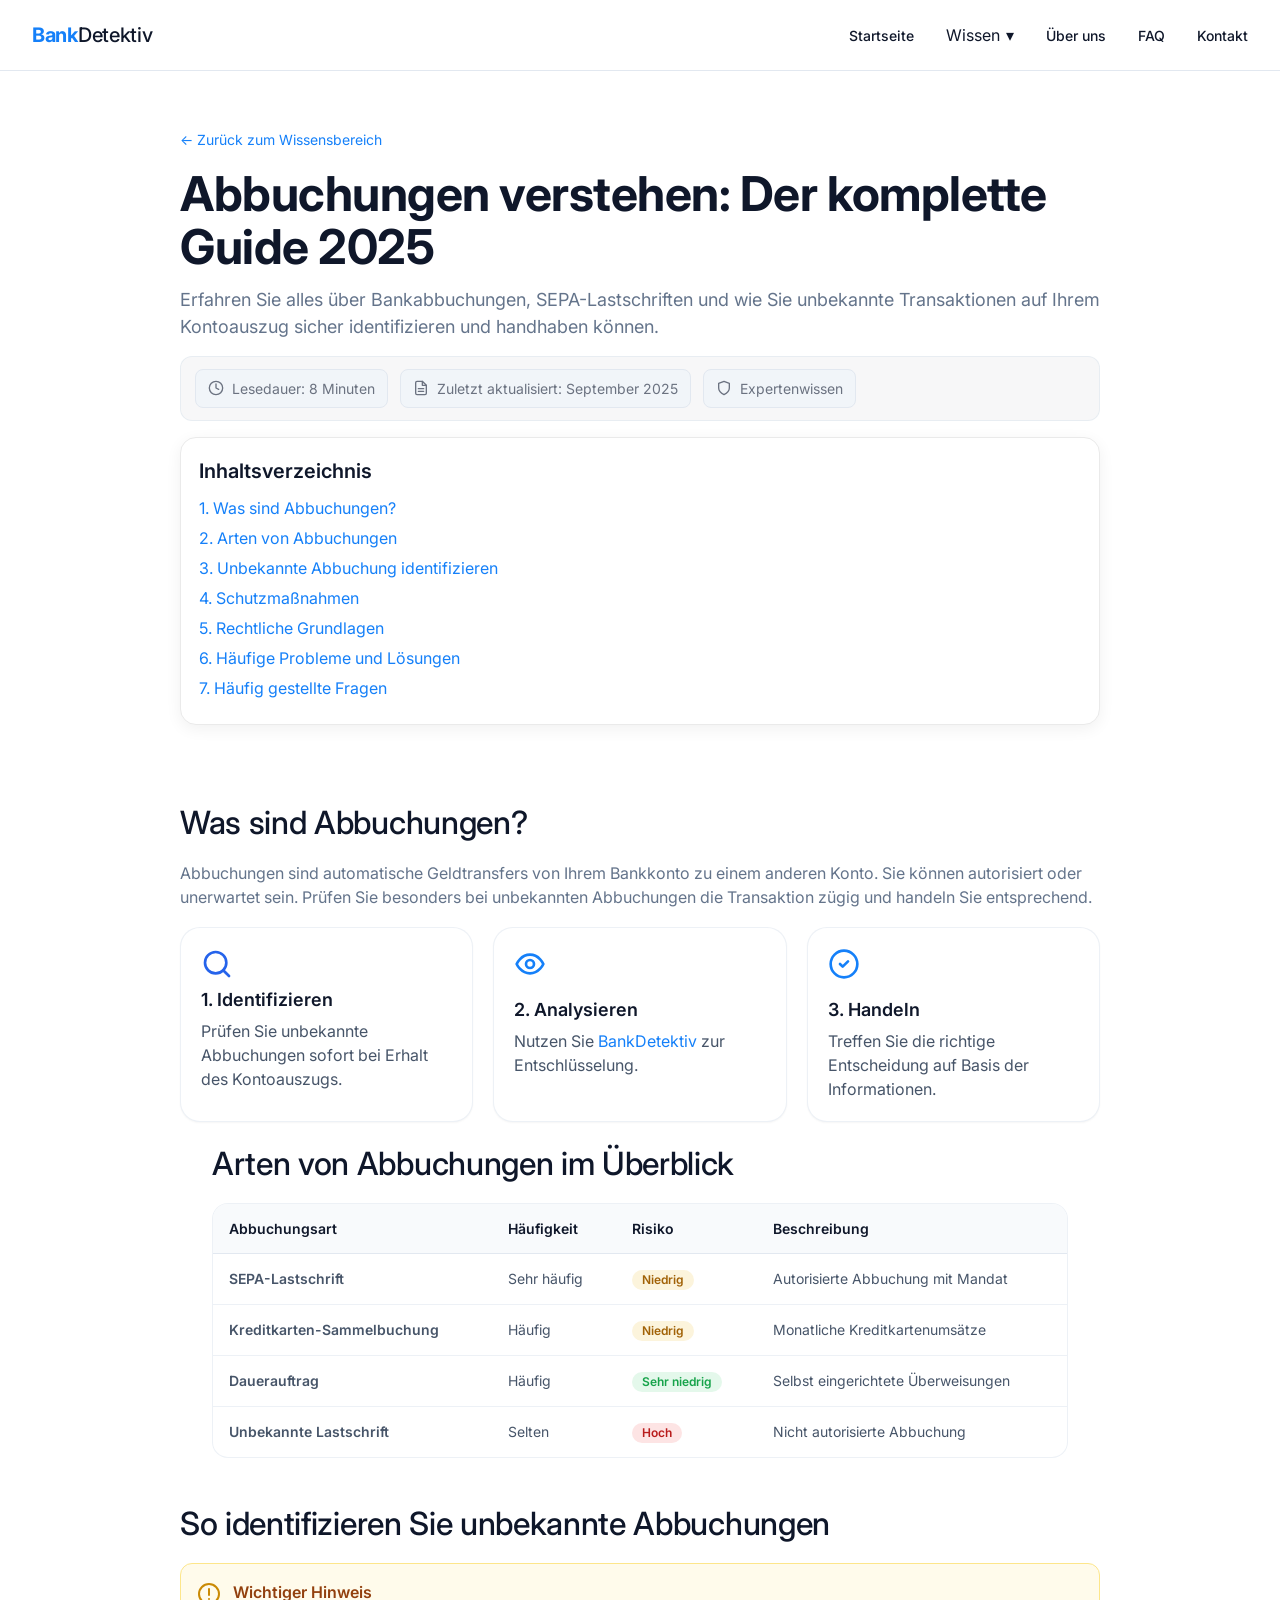
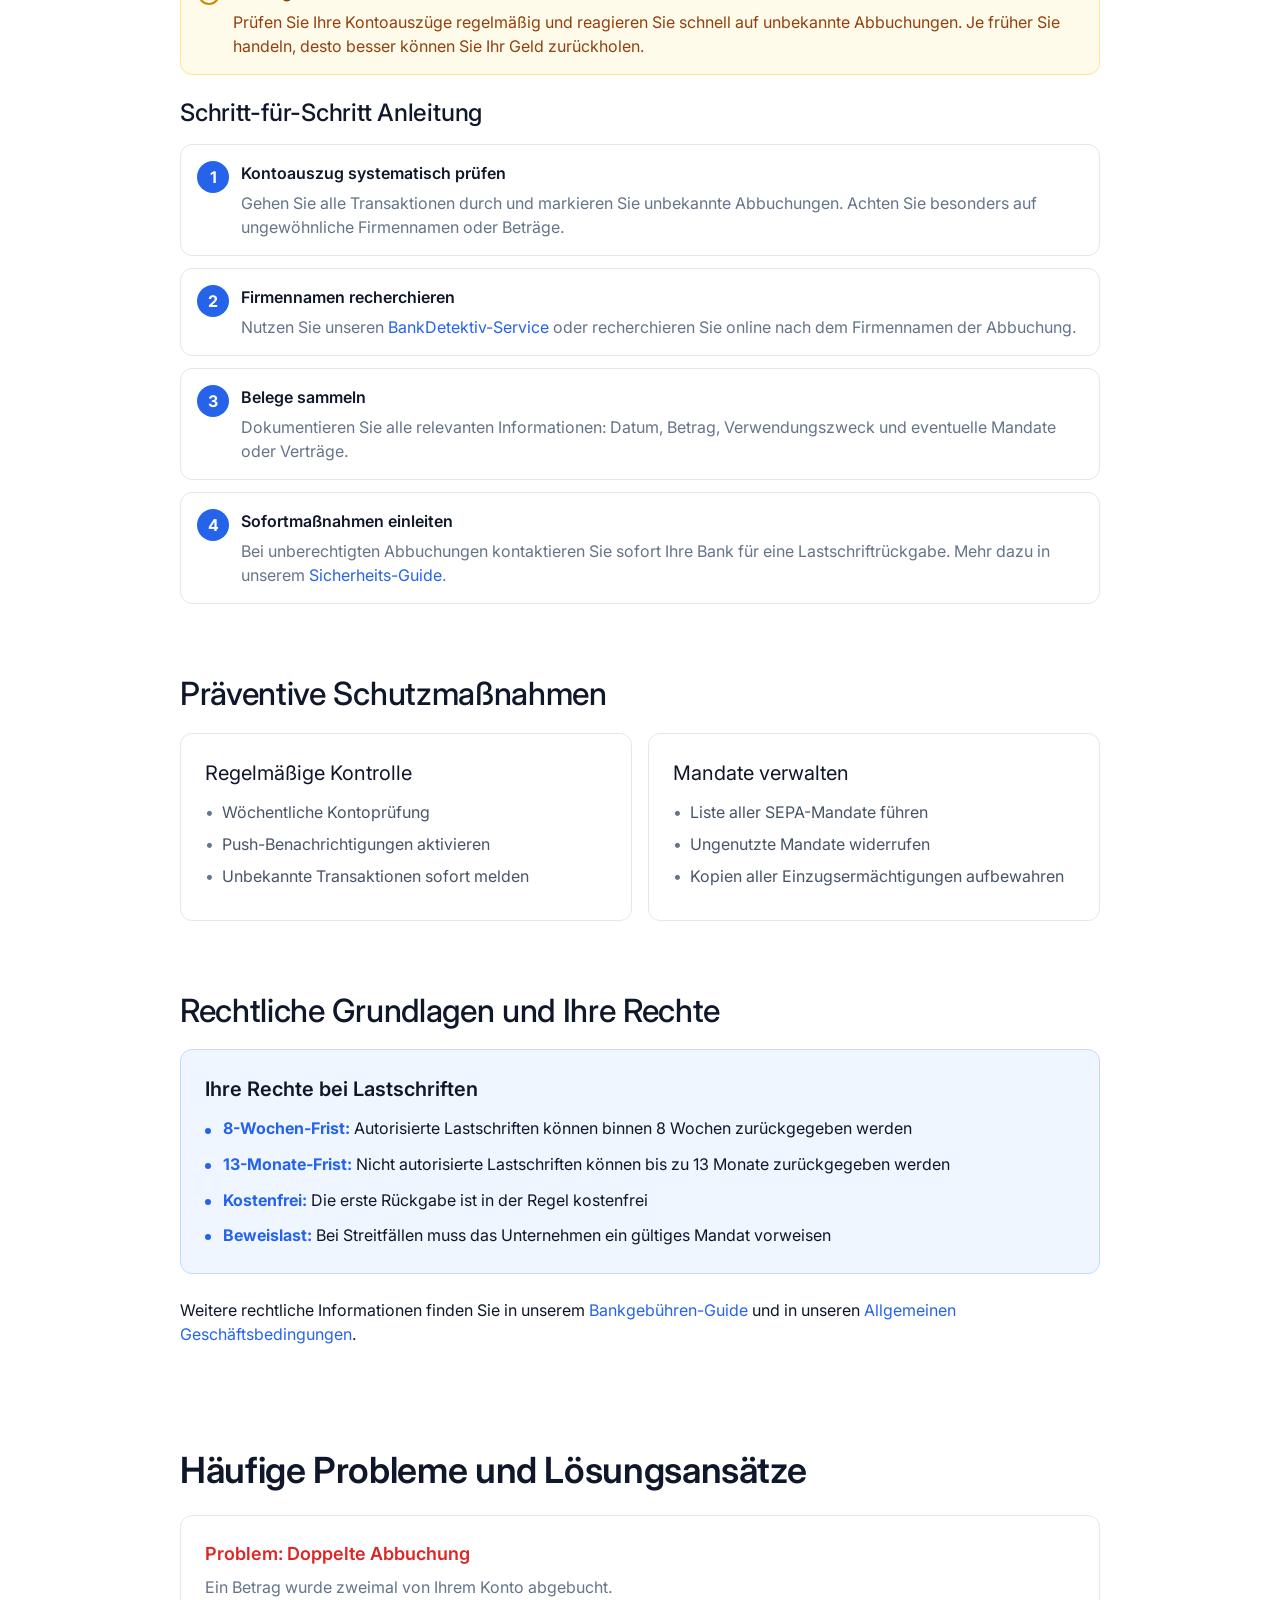
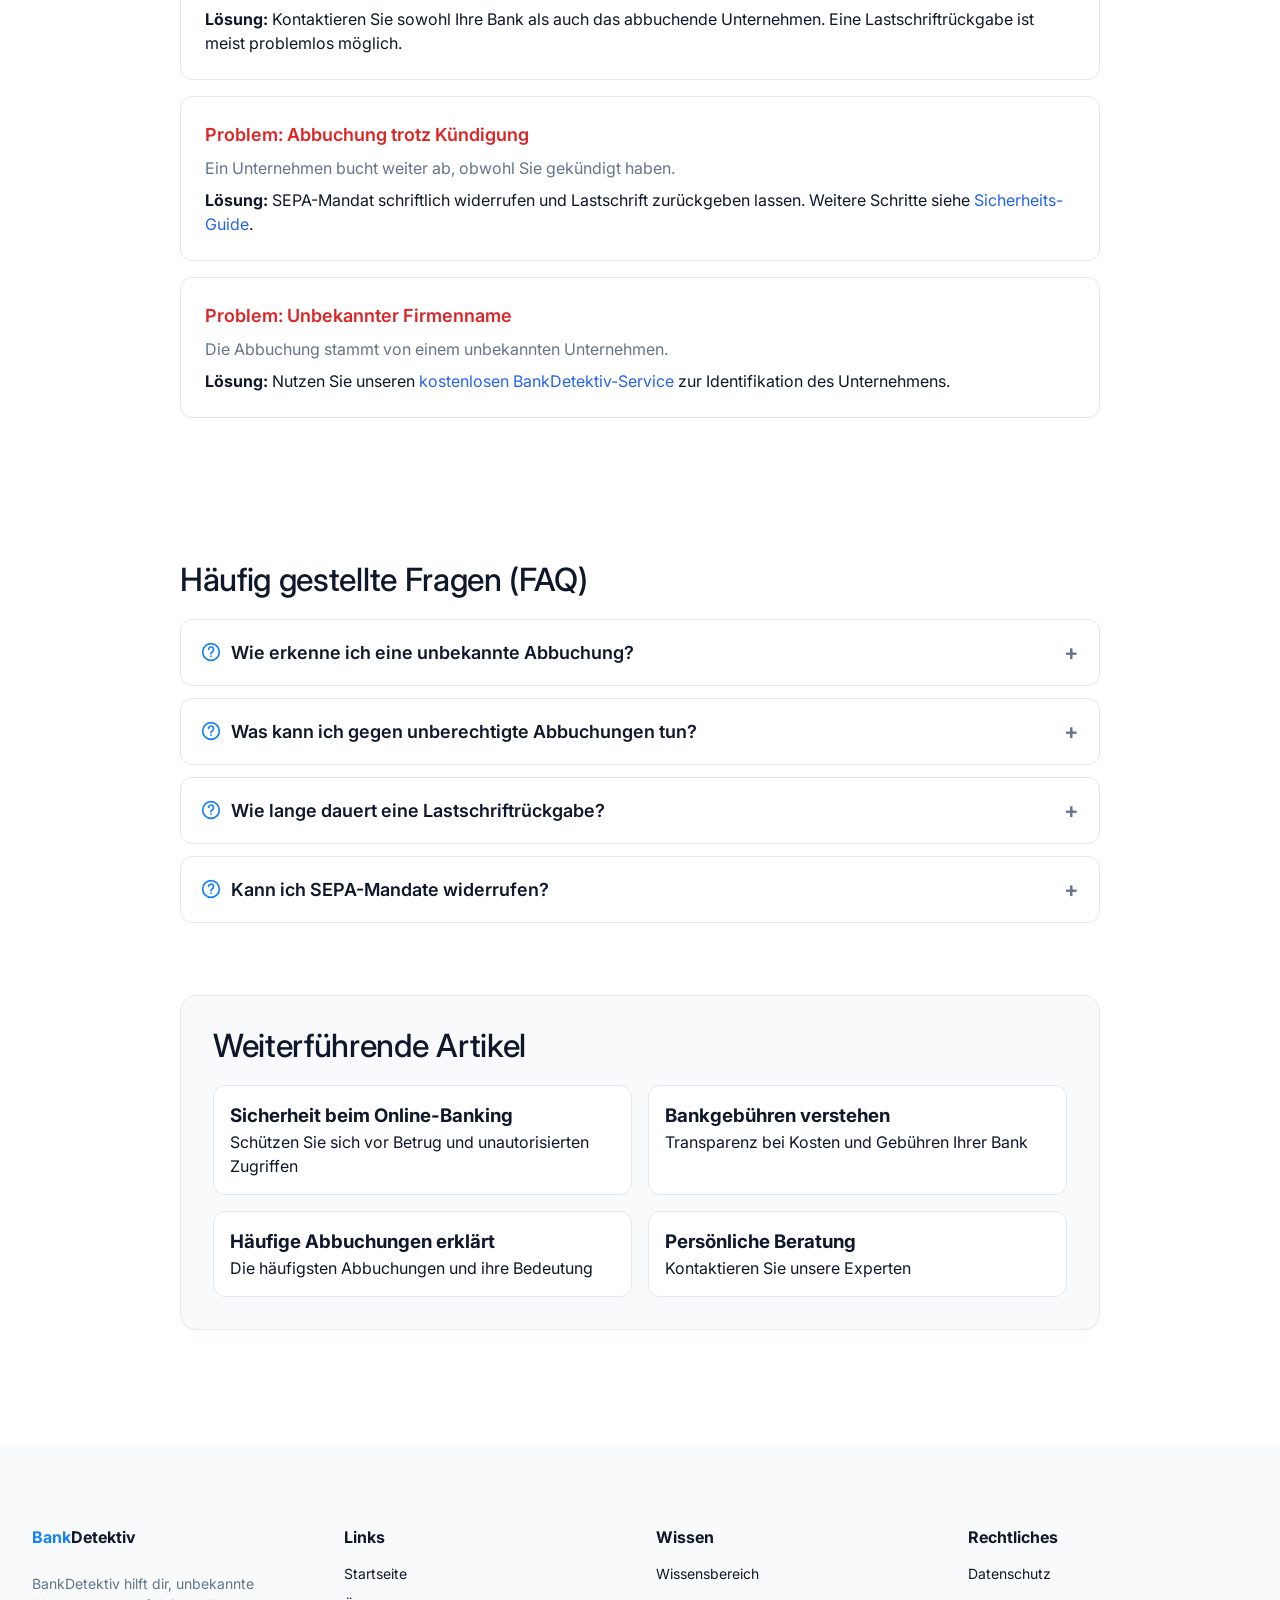
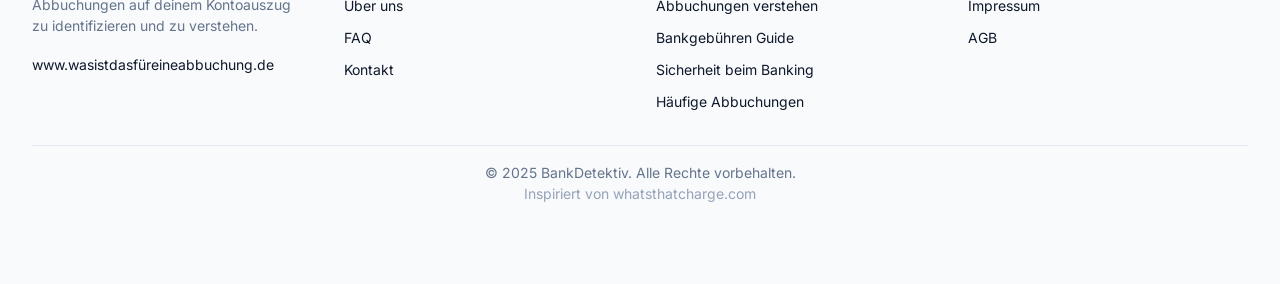
<file: wissenabbuchungen.html>
<!DOCTYPE html>
<html lang="de">
<head>
  <meta charset="UTF-8" />
  <meta name="viewport" content="width=device-width, initial-scale=1.0" />
  <title>BankDetektiv</title>
  <link rel="preconnect" href="https://fonts.googleapis.com">
  <link rel="preconnect" href="https://fonts.gstatic.com" crossorigin>
  <link href="https://fonts.googleapis.com/css2?family=Inter:ital,opsz,wght@0,14..32,100..900;1,14..32,100..900&display=swap" rel="stylesheet">
  <link rel="stylesheet" href="css/style.css" />
</head>
<body>

  <header class="navbar">
    <div class="container">
      <div class="navbar__container">
        <a href="/" class="logo">
          <span class="highlight">Bank</span>Detektiv
        </a>
  
        <!-- Десктоп-меню -->
        <nav class="nav-desktop">
          <a href="/" class="nav-link">Startseite</a>
  
          <div class="nav-dropdown">
            <button
              class="nav-link dropdown-toggle"
              aria-expanded="false"
              aria-controls="wissen-menu"
              type="button"
            >
              Wissen <span class="caret" aria-hidden="true">▾</span>
            </button>
  
            <div id="wissen-menu" class="dropdown-menu" hidden>
              <a href="/wissen" class="dropdown-main">
                <strong>Wissensbereich</strong><br />
                <span>Alles was du über Bankabbuchungen wissen musst</span>
              </a>
              <a href="/wissen/abbuchungen">Abbuchungen verstehen</a>
              <a href="/wissen/bankgebuehren">Bankgebühren Guide</a>
              <a href="/wissen/sicherheit">Sicherheit beim Banking</a>
              <a href="/wissen/haeufige-abbuchungen">Häufige Abbuchungen</a>
            </div>
          </div>
  
          <a href="/ueber-uns" class="nav-link">Über uns</a>
          <a href="/faq" class="nav-link">FAQ</a>
          <a href="/kontakt" class="nav-link">Kontakt</a>
        </nav>
  
        <!-- Кнопка бургера -->
        <button class="menu-btn" aria-label="Menü öffnen" aria-controls="mobile-nav" aria-expanded="false">
          <span></span><span></span><span></span>
        </button>
  
        
      </div>
    </div>
    
  </header>
  <!-- Затемнение фона для моб.меню -->
  <div class="mobile-overlay"></div>
  <!-- Мобильное меню -->
  <nav id="mobile-nav" class="nav-mobile">
    <a href="/" class="nav-link">Startseite</a>

    <div class="nav-mobile__group">
      <div class="nav-mobile__label">Wissen</div>
      <a href="/wissen" class="nav-link">Wissensbereich</a>
      <a href="/wissen/abbuchungen" class="nav-link">Abbuchungen verstehen</a>
      <a href="/wissen/bankgebuehren" class="nav-link">Bankgebühren Guide</a>
      <a href="/wissen/sicherheit" class="nav-link">Sicherheit beim Banking</a>
      <a href="/wissen/haeufige-abbuchungen" class="nav-link">Häufige Abbuchungen</a>
    </div>

    <a href="/ueber-uns" class="nav-link">Über uns</a>
    <a href="/faq" class="nav-link">FAQ</a>
    <a href="/kontakt" class="nav-link">Kontakt</a>
  </nav>
  






  
  <main>
    <!-- ARTICLE: Hero + Meta + TOC -->
    <section class="article">
      <div class="container">
        <div class="article__container">
          <a href="/wissen" class="article__back">← Zurück zum Wissensbereich</a>
  
          <h1 class="article__title">
            Abbuchungen verstehen: Der komplette Guide 2025
          </h1>
  
          <p class="article__lead">
            Erfahren Sie alles über Bankabbuchungen, SEPA-Lastschriften und wie Sie
            unbekannte Transaktionen auf Ihrem Kontoauszug sicher identifizieren und handhaben können.
          </p>
  
          <div class="article__meta">
            <div class="meta__item">
              <!-- clock -->
              <svg viewBox="0 0 24 24" aria-hidden="true">
                <circle cx="12" cy="12" r="10"></circle>
                <polyline points="12 6 12 12 16 14"></polyline>
              </svg>
              <span>Lesedauer: 8 Minuten</span>
            </div>
          
            <div class="meta__item">
              <!-- file-text -->
              <svg viewBox="0 0 24 24" aria-hidden="true">
                <path d="M14 2H6a2 2 0 0 0-2 2v16a2 2 0 0 0 2 2h12a2 2 0 0 0 2-2V8z"></path>
                <polyline points="14 2 14 8 20 8"></polyline>
                <line x1="16" y1="13" x2="8" y2="13"></line>
                <line x1="16" y1="17" x2="8" y2="17"></line>
              </svg>
              <span>Zuletzt aktualisiert: September 2025</span>
            </div>
          
            <div class="meta__item">
              <!-- shield -->
              <svg viewBox="0 0 24 24" aria-hidden="true">
                <path d="M12 22s8-4 8-10V5l-8-3-8 3v7c0 6 8 10 8 10z"></path>
              </svg>
              <span>Expertenwissen</span>
            </div>
          </div>
          
  
          <div class="article__toc">
            <h2 class="article__toc-title">Inhaltsverzeichnis</h2>
            <ul class="article__toc-list">
              <li><a href="#was-sind-abbuchungen">1. Was sind Abbuchungen?</a></li>
              <li><a href="#abbuchungsarten">2. Arten von Abbuchungen</a></li>
              <li><a href="#abbuchung-identifizieren">3. Unbekannte Abbuchung identifizieren</a></li>
              <li><a href="#schutz-massnahmen">4. Schutzmaßnahmen</a></li>
              <li><a href="#rechtliche-grundlagen">5. Rechtliche Grundlagen</a></li>
              <li><a href="#haeufige-probleme">6. Häufige Probleme und Lösungen</a></li>
              <li><a href="#faq">7. Häufig gestellte Fragen</a></li>
            </ul>
          </div>
        </div>
      </div>
    </section>
    <!-- /ARTICLE: Hero + Meta + TOC -->

    <!-- SECTION: Was sind Abbuchungen -->
<section id="was-sind-abbuchungen" class="article-sec">
  <div class="container">
    <div class="article__container">

      <h2 class="article__h2">Was sind Abbuchungen?</h2>

      <p class="article__text">
        Abbuchungen sind automatische Geldtransfers von Ihrem Bankkonto zu einem anderen Konto.
        Sie können autorisiert oder unerwartet sein. Prüfen Sie besonders bei unbekannten Abbuchungen
        die Transaktion zügig und handeln Sie entsprechend.
      </p>

      <div class="article__grid">
        <article class="article__card">
          <!-- Лупа: синий контур (#2563EB), 32×32 -->
          <svg xmlns="http://www.w3.org/2000/svg" width="32" height="32"
          viewBox="0 0 24 24" fill="none"
          stroke="#2563EB" stroke-width="2" stroke-linecap="round" stroke-linejoin="round"
          role="img" aria-label="Поиск">
          <circle cx="11" cy="11" r="8"></circle>
          <line x1="21" y1="21" x2="16.65" y2="16.65"></line>
          </svg>

          <h3 class="article__card-title">1. Identifizieren</h3>
          <p class="article__card-text">Prüfen Sie unbekannte Abbuchungen sofort bei Erhalt des Kontoauszugs.</p>
        </article>

        <article class="article__card">
          <svg class="article__icon article__icon--green" viewBox="0 0 24 24" aria-hidden="true">
            <path d="M12 5c7 0 10 7 10 7s-3 7-10 7S2 12 2 12s3-7 10-7Zm0 10a3 3 0 1 0 0-6 3 3 0 0 0 0 6Z"/>
          </svg>
          <h3 class="article__card-title">2. Analysieren</h3>
          <p class="article__card-text">Nutzen Sie <a href="/" class="link">BankDetektiv</a> zur Entschlüsselung.</p>
        </article>

        <article class="article__card">
          <svg class="article__icon article__icon--purple" viewBox="0 0 24 24" aria-hidden="true">
            <path d="M9 12l2 2 4-4M12 22a10 10 0 1 1 0-20 10 10 0 0 1 0 20Z" fill="none" stroke="currentColor" stroke-width="2" stroke-linecap="round" stroke-linejoin="round"/>
          </svg>
          <h3 class="article__card-title">3. Handeln</h3>
          <p class="article__card-text">Treffen Sie die richtige Entscheidung auf Basis der Informationen.</p>
        </article>
      </div>

    </div>
  </div>
</section>





<section id="abbuchungsarten" class="article__container">
  <div class="container">

    <h2 class="article__h2">Arten von Abbuchungen im Überblick</h2>

    <div class="table-card">
      <div class="table-scroll">
        <table class="abb__table">
          <thead>
            <tr>
              <th>Abbuchungsart</th>
              <th>Häufigkeit</th>
              <th>Risiko</th>
              <th>Beschreibung</th>
            </tr>
          </thead>
          <tbody>
            <tr>
              <td class="abb__type">SEPA-Lastschrift</td>
              <td>Sehr häufig</td>
              <td><span class="risk-badge risk-badge--low">Niedrig</span></td>
              <td class="abb__desc">Autorisierte Abbuchung mit Mandat</td>
            </tr>
            <tr>
              <td class="abb__type">Kreditkarten-Sammelbuchung</td>
              <td>Häufig</td>
              <td><span class="risk-badge risk-badge--low">Niedrig</span></td>
              <td class="abb__desc">Monatliche Kreditkartenumsätze</td>
            </tr>
            <tr>
              <td class="abb__type">Dauerauftrag</td>
              <td>Häufig</td>
              <td><span class="risk-badge risk-badge--verylow">Sehr niedrig</span></td>
              <td class="abb__desc">Selbst eingerichtete Überweisungen</td>
            </tr>
            <tr>
              <td class="abb__type">Unbekannte Lastschrift</td>
              <td>Selten</td>
              <td><span class="risk-badge risk-badge--high">Hoch</span></td>
              <td class="abb__desc">Nicht autorisierte Abbuchung</td>
            </tr>
          </tbody>
        </table>
      </div>
    </div>
    
  </div>
</section>





<!-- SECTION: So identifizieren Sie unbekannte Abbuchungen -->
<section id="abbuchung-identifizieren" class="article-sec">
  <div class="container">
    <div class="article__container">

      <h2 class="article__h2">So identifizieren Sie unbekannte Abbuchungen</h2>

      <!-- Жёлтый алерт -->
      <div class="notice notice--yellow">
        <svg class="notice__icon" viewBox="0 0 24 24" aria-hidden="true">
          <circle cx="12" cy="12" r="10" fill="none" stroke="currentColor" stroke-width="2"/>
          <path d="M12 7v6m0 4h.01" stroke="currentColor" stroke-width="2" stroke-linecap="round"/>
        </svg>
        <div class="notice__body">
          <div class="notice__title">Wichtiger Hinweis</div>
          <p class="notice__text">
            Prüfen Sie Ihre Kontoauszüge regelmäßig und reagieren Sie schnell auf unbekannte Abbuchungen.
            Je früher Sie handeln, desto besser können Sie Ihr Geld zurückholen.
          </p>
        </div>
      </div>

      <h3 class="article__h3">Schritt-für-Schritt Anleitung</h3>


      <!-- Шаги -->
      <div class="steps">
        <div class="step">
          <div class="step__num">1</div>
          <div class="step__content">
            <div class="step__title">Kontoauszug systematisch prüfen</div>
            <p class="step__text">Gehen Sie alle Transaktionen durch und markieren Sie unbekannte Abbuchungen.
              Achten Sie besonders auf ungewöhnliche Firmennamen oder Beträge.</p>
          </div>
        </div>

        <div class="step">
          <div class="step__num">2</div>
          <div class="step__content">
            <div class="step__title">Firmennamen recherchieren</div>
            <p class="step__text">Nutzen Sie unseren <a href="/" class="link">BankDetektiv-Service</a> oder recherchieren
              Sie online nach dem Firmennamen der Abbuchung.</p>
          </div>
        </div>

        <div class="step">
          <div class="step__num">3</div>
          <div class="step__content">
            <div class="step__title">Belege sammeln</div>
            <p class="step__text">Dokumentieren Sie alle relevanten Informationen: Datum, Betrag, Verwendungszweck
              und eventuelle Mandate oder Verträge.</p>
          </div>
        </div>

        <div class="step">
          <div class="step__num">4</div>
          <div class="step__content">
            <div class="step__title">Sofortmaßnahmen einleiten</div>
            <p class="step__text">Bei unberechtigten Abbuchungen kontaktieren Sie sofort Ihre Bank für eine
              Lastschriftrückgabe. Mehr dazu in unserem <a href="/wissen/sicherheit" class="link">Sicherheits-Guide</a>.</p>
          </div>
        </div>
      </div>

    </div>
  </div>
</section>




<section id="schutz-massnahmen" class="article-sec">
  <div class="container">
    <div class="article__container">
      <h2 class="article__h2">Präventive Schutzmaßnahmen</h2>

      <div class="protect__grid">
        <div class="protect__card">
          <h3 class="protect__title">Regelmäßige Kontrolle</h3>
          <ul class="protect__list">
            <li class="protect__item">Wöchentliche Kontoprüfung</li>
            <li class="protect__item">Push-Benachrichtigungen aktivieren</li>
            <li class="protect__item">Unbekannte Transaktionen sofort melden</li>
          </ul>
        </div>

        <div class="protect__card">
          <h3 class="protect__title">Mandate verwalten</h3>
          <ul class="protect__list">
            <li class="protect__item">Liste aller SEPA-Mandate führen</li>
            <li class="protect__item">Ungenutzte Mandate widerrufen</li>
            <li class="protect__item">Kopien aller Einzugsermächtigungen aufbewahren</li>
          </ul>
        </div>
      </div>
    </div>
  </div>
</section>




<section id="rechtliche-grundlagen" class="article-sec">
  <div class="container">
    <div class="article__container">
      <h2 class="article__h2">Rechtliche Grundlagen und Ihre Rechte</h2>

      <div class="legal__box">
        <h3 class="legal__title">Ihre Rechte bei Lastschriften</h3>
        <ul class="legal__list">
          <li><strong>8-Wochen-Frist:</strong> Autorisierte Lastschriften können binnen 8 Wochen zurückgegeben werden</li>
          <li><strong>13-Monate-Frist:</strong> Nicht autorisierte Lastschriften können bis zu 13 Monate zurückgegeben werden</li>
          <li><strong>Kostenfrei:</strong> Die erste Rückgabe ist in der Regel kostenfrei</li>
          <li><strong>Beweislast:</strong> Bei Streitfällen muss das Unternehmen ein gültiges Mandat vorweisen</li>
        </ul>
      </div>
      

      <p class="legal__note">
        Weitere rechtliche Informationen finden Sie in unserem
        <a href="/wissen/bankgebuehren" class="link">Bankgebühren-Guide</a>
        und in unseren <a href="/agb" class="link">Allgemeinen Geschäftsbedingungen</a>.
      </p>
    </div>
  </div>
</section>




<section class="problems">
  <div class="container">
    <div class="article__container">
      <h2 class="problems__title">Häufige Probleme und Lösungsansätze</h2>

      <div class="problem__card">
        <div class="problem__name">Problem: Doppelte Abbuchung</div>
        <p class="problem__desc">Ein Betrag wurde zweimal von Ihrem Konto abgebucht.</p>
        <p class="problem__solution"><b>Lösung:</b> Kontaktieren Sie sowohl Ihre Bank als auch das abbuchende Unternehmen. Eine Lastschriftrückgabe ist meist problemlos möglich.</p>
      </div>

      <div class="problem__card">
        <div class="problem__name">Problem: Abbuchung trotz Kündigung</div>
        <p class="problem__desc">Ein Unternehmen bucht weiter ab, obwohl Sie gekündigt haben.</p>
        <p class="problem__solution"><b>Lösung:</b> SEPA-Mandat schriftlich widerrufen und Lastschrift zurückgeben lassen. Weitere Schritte siehe
          <a href="/wissen/sicherheit" class="problem__link">Sicherheits-Guide</a>.
        </p>
      </div>

      <div class="problem__card">
        <div class="problem__name">Problem: Unbekannter Firmenname</div>
        <p class="problem__desc">Die Abbuchung stammt von einem unbekannten Unternehmen.</p>
        <p class="problem__solution"><b>Lösung:</b> Nutzen Sie unseren
          <a href="/" class="problem__link">kostenlosen BankDetektiv-Service</a> zur Identifikation des Unternehmens.
        </p>
      </div>
    </div>
  </div>
</section>










<!-- SECTION: FAQ -->
<section id="faq" class="article-sec">
  <div class="container">
    <div class="article__container">
      <h2 class="article__h2">Häufig gestellte Fragen (FAQ)</h2>

      <div class="faq-acc">
        <details class="faq-acc__item">

          <summary class="faq-acc__summary"><span class="faq__left">
              <!-- иконка вопроса -->
              <svg class="faq__icon" xmlns="http://www.w3.org/2000/svg"
                  viewBox="0 0 24 24" fill="none"
                  stroke="currentColor" stroke-width="2"
                  stroke-linecap="round" stroke-linejoin="round">
                <circle cx="12" cy="12" r="10"></circle>
                <path d="M9.09 9a3 3 0 1 1 5.82 1c0 2-3 2-3 4"></path>
                <path d="M12 17h.01"></path>
              </svg>
              Wie erkenne ich eine unbekannte Abbuchung?
            </span>
          </summary>

          <div class="faq-acc__answer">
            Unbekannte Abbuchungen erscheinen oft mit kryptischen Firmennamen, ungewöhnlichen Beträgen oder Transaktionen, die Sie nicht zuordnen können. Prüfen Sie regelmäßig Ihre Kontoauszüge und nutzen Sie Tools wie BankDetektiv zur Identifikation.
          </div>
        </details>

        <details class="faq-acc__item">
          
          <summary class="faq-acc__summary"><span class="faq__left">
              <!-- иконка вопроса -->
              <svg class="faq__icon" xmlns="http://www.w3.org/2000/svg"
                  viewBox="0 0 24 24" fill="none"
                  stroke="currentColor" stroke-width="2"
                  stroke-linecap="round" stroke-linejoin="round">
                <circle cx="12" cy="12" r="10"></circle>
                <path d="M9.09 9a3 3 0 1 1 5.82 1c0 2-3 2-3 4"></path>
                <path d="M12 17h.01"></path>
              </svg>
              Was kann ich gegen unberechtigte Abbuchungen tun?
            </span>
          </summary>
          
          <div class="faq-acc__answer">
            Bei unberechtigten SEPA-Lastschriften haben Sie 8 Wochen Zeit, um diese bei Ihrer Bank zurückzugeben. Ohne gültiges Mandat sogar bis zu 13 Monate. Kontaktieren Sie sofort Ihre Bank und dokumentieren Sie den Vorfall.
          </div>
        </details>

        <details class="faq-acc__item">
          <summary class="faq-acc__summary"><span class="faq__left">
            <!-- иконка вопроса -->
            <svg class="faq__icon" xmlns="http://www.w3.org/2000/svg"
                viewBox="0 0 24 24" fill="none"
                stroke="currentColor" stroke-width="2"
                stroke-linecap="round" stroke-linejoin="round">
              <circle cx="12" cy="12" r="10"></circle>
              <path d="M9.09 9a3 3 0 1 1 5.82 1c0 2-3 2-3 4"></path>
              <path d="M12 17h.01"></path>
            </svg>
            Wie lange dauert eine Lastschriftrückgabe?
          </span>
        </summary>
          <div class="faq-acc__answer">
            Eine Lastschriftrückgabe dauert in der Regel 1-3 Bankarbeitstage. Der Betrag wird Ihrem Konto gutgeschrieben, sobald die Rückgabe bearbeitet wurde.
          </div>
        </details>
        <details class="faq-acc__item">
          <summary class="faq-acc__summary"><span class="faq__left">
            <!-- иконка вопроса -->
            <svg class="faq__icon" xmlns="http://www.w3.org/2000/svg"
                viewBox="0 0 24 24" fill="none"
                stroke="currentColor" stroke-width="2"
                stroke-linecap="round" stroke-linejoin="round">
              <circle cx="12" cy="12" r="10"></circle>
              <path d="M9.09 9a3 3 0 1 1 5.82 1c0 2-3 2-3 4"></path>
              <path d="M12 17h.01"></path>
            </svg>
            Kann ich SEPA-Mandate widerrufen?
          </span>
        </summary>
          <div class="faq-acc__answer">
            Ja, SEPA-Mandate können jederzeit schriftlich beim Zahlungsempfänger oder bei Ihrer Bank widerrufen werden. Der Widerruf sollte schriftlich erfolgen und ist sofort wirksam.
          </div>
        </details>
      </div>
    </div>
  </div>
</section>









<section id="related" class="article-sec related">
  <div class="container">
    <div class="article__container">

      <div class="related-box">

        <h2 class="article__h2">Weiterführende Artikel</h2>

        <div class="related__grid">
          <a href="/wissen/sicherheit" class="related__card">
            <h3 class="related__title">Sicherheit beim Online-Banking</h3>
            <p class="related__desc">Schützen Sie sich vor Betrug und unautorisierten Zugriffen</p>
          </a>

          <a href="/wissen/bankgebuehren" class="related__card">
            <h3 class="related__title">Bankgebühren verstehen</h3>
            <p class="related__desc">Transparenz bei Kosten und Gebühren Ihrer Bank</p>
          </a>

          <a href="/wissen/haeufige-abbuchungen" class="related__card">
            <h3 class="related__title">Häufige Abbuchungen erklärt</h3>
            <p class="related__desc">Die häufigsten Abbuchungen und ihre Bedeutung</p>
          </a>

          <a href="/kontakt" class="related__card">
            <h3 class="related__title">Persönliche Beratung</h3>
            <p class="related__desc">Kontaktieren Sie unsere Experten</p>
          </a>
        </div>

    </div>

    </div>
  </div>
</section>




  </main>
  















  <footer class="footer">
    <div class="container">

        <div class="footer__container">
        
        <div class="footer__column">
            <a href="/" class="footer__logo">
            <span class="highlight">Bank</span>Detektiv
            </a>
            <p class="footer__desc">
            BankDetektiv hilft dir, unbekannte<br>
            Abbuchungen auf deinem Kontoauszug<br>
            zu identifizieren und zu verstehen.
            </p>
            <a href="https://www.wasistdasfüreineabbuchung.de" class="footer__link" target="_blank">
            www.wasistdasfüreineabbuchung.de
            </a>
        </div>
    
        <div class="footer__column">
            <h4 class="footer__heading">Links</h4>
            <ul class="footer__list">
            <li><a href="/" class="footer__link">Startseite</a></li>
            <li><a href="/ueber-uns" class="footer__link">Über uns</a></li>
            <li><a href="/faq" class="footer__link">FAQ</a></li>
            <li><a href="/kontakt" class="footer__link">Kontakt</a></li>
            </ul>
        </div>
    
        <div class="footer__column">
            <h4 class="footer__heading">Wissen</h4>
            <ul class="footer__list">
            <li><a href="/wissen" class="footer__link">Wissensbereich</a></li>
            <li><a href="/wissen/abbuchungen" class="footer__link">Abbuchungen verstehen</a></li>
            <li><a href="/wissen/bankgebuehren" class="footer__link">Bankgebühren Guide</a></li>
            <li><a href="/wissen/sicherheit" class="footer__link">Sicherheit beim Banking</a></li>
            <li><a href="/wissen/haeufige-abbuchungen" class="footer__link">Häufige Abbuchungen</a></li>
            </ul>
        </div>
    
        <div class="footer__column">
            <h4 class="footer__heading">Rechtliches</h4>
            <ul class="footer__list">
            <li><a href="/datenschutz" class="footer__link">Datenschutz</a></li>
            <li><a href="/impressum" class="footer__link">Impressum</a></li>
            <li><a href="/agb" class="footer__link">AGB</a></li>
            </ul>
        </div>
        
        </div>

        <div class="footer__bottom">
            <p class="footer__copyright">© 2025 BankDetektiv. Alle Rechte vorbehalten.</p>
            <p class="footer__note">Inspiriert von <a href="https://www.whatsthatcharge.com" target="_blank">whatsthatcharge.com</a></p>
        </div>

        

    </div>
  </footer>
  
  
  

  <script src="js/main.js"></script>
</body>
</html>
</file>
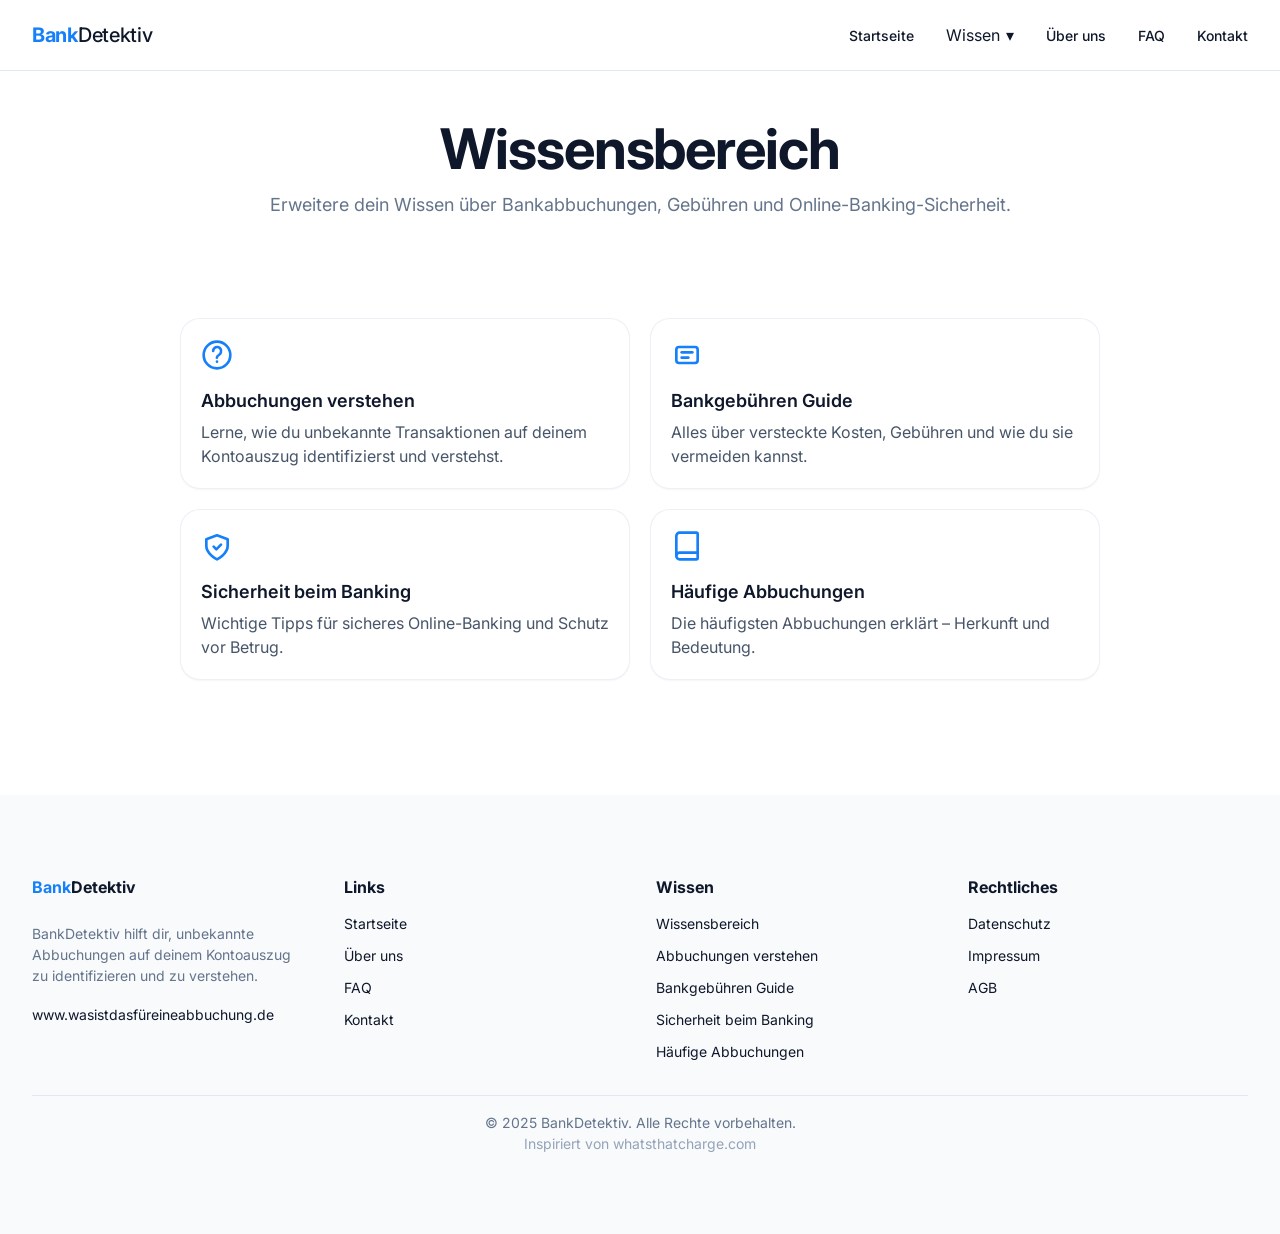
<file: wissensbereich.html>
<!DOCTYPE html>
<html lang="de">
<head>
  <meta charset="UTF-8" />
  <meta name="viewport" content="width=device-width, initial-scale=1.0" />
  <title>BankDetektiv</title>
  <link rel="preconnect" href="https://fonts.googleapis.com">
  <link rel="preconnect" href="https://fonts.gstatic.com" crossorigin>
  <link href="https://fonts.googleapis.com/css2?family=Inter:ital,opsz,wght@0,14..32,100..900;1,14..32,100..900&display=swap" rel="stylesheet">
  <link rel="stylesheet" href="css/style.css" />
</head>
<body>

  <header class="navbar">
    <div class="container">
      <div class="navbar__container">
        <a href="/" class="logo">
          <span class="highlight">Bank</span>Detektiv
        </a>
  
        <!-- Десктоп-меню -->
        <nav class="nav-desktop">
          <a href="/" class="nav-link">Startseite</a>
  
          <div class="nav-dropdown">
            <button
              class="nav-link dropdown-toggle"
              aria-expanded="false"
              aria-controls="wissen-menu"
              type="button"
            >
              Wissen <span class="caret" aria-hidden="true">▾</span>
            </button>
  
            <div id="wissen-menu" class="dropdown-menu" hidden>
              <a href="/wissen" class="dropdown-main">
                <strong>Wissensbereich</strong><br />
                <span>Alles was du über Bankabbuchungen wissen musst</span>
              </a>
              <a href="/wissen/abbuchungen">Abbuchungen verstehen</a>
              <a href="/wissen/bankgebuehren">Bankgebühren Guide</a>
              <a href="/wissen/sicherheit">Sicherheit beim Banking</a>
              <a href="/wissen/haeufige-abbuchungen">Häufige Abbuchungen</a>
            </div>
          </div>
  
          <a href="/ueber-uns" class="nav-link">Über uns</a>
          <a href="/faq" class="nav-link">FAQ</a>
          <a href="/kontakt" class="nav-link">Kontakt</a>
        </nav>
  
        <!-- Кнопка бургера -->
        <button class="menu-btn" aria-label="Menü öffnen" aria-controls="mobile-nav" aria-expanded="false">
          <span></span><span></span><span></span>
        </button>
  
        
      </div>
    </div>
    
  </header>
  <!-- Затемнение фона для моб.меню -->
  <div class="mobile-overlay"></div>
  <!-- Мобильное меню -->
  <nav id="mobile-nav" class="nav-mobile">
    <a href="/" class="nav-link">Startseite</a>

    <div class="nav-mobile__group">
      <div class="nav-mobile__label">Wissen</div>
      <a href="/wissen" class="nav-link">Wissensbereich</a>
      <a href="/wissen/abbuchungen" class="nav-link">Abbuchungen verstehen</a>
      <a href="/wissen/bankgebuehren" class="nav-link">Bankgebühren Guide</a>
      <a href="/wissen/sicherheit" class="nav-link">Sicherheit beim Banking</a>
      <a href="/wissen/haeufige-abbuchungen" class="nav-link">Häufige Abbuchungen</a>
    </div>

    <a href="/ueber-uns" class="nav-link">Über uns</a>
    <a href="/faq" class="nav-link">FAQ</a>
    <a href="/kontakt" class="nav-link">Kontakt</a>
  </nav>
  



<main>

  <!-- HERO -->
<section id="wissen-hero" class="article-sec">
  <div class="container">
    <div class="article__container">


      <div class="wissen__head">
        <h1 class="wissen__title">Wissensbereich</h1>
        <p class="wissen__subtitle">
          Erweitere dein Wissen über Bankabbuchungen, Gebühren und Online-Banking-Sicherheit.
        </p>
      </div>
    </div>
  </div>
</section>

<!-- KATEGORIEN -->
<section id="wissen-kategorien" class="article-sec">
  <div class="container">
    <div class="article__container">

      <div class="article__grid article__grid--2">
        <!-- Abbuchungen verstehen -->
        <a class="article__card article__card--link" href="/wissen/abbuchungen">
          <svg class="article__icon" viewBox="0 0 24 24" aria-hidden="true">
            <circle cx="12" cy="12" r="10" fill="none" stroke="currentColor"></circle>
            <path d="M9.09 9a3 3 0 1 1 5.82 1c0 2-3 2-3 4"></path>
            <path d="M12 17h.01"></path>
          </svg>
          <h3 class="article__card-title">Abbuchungen verstehen</h3>
          <p class="article__card-text">
            Lerne, wie du unbekannte Transaktionen auf deinem Kontoauszug identifizierst und verstehst.
          </p>
        </a>

        <!-- Bankgebühren Guide -->
        <a class="article__card article__card--link" href="/wissen/bankgebuehren">
          <svg class="article__icon article__icon--green" viewBox="0 0 24 24" aria-hidden="true">
            <rect x="4" y="6" width="16" height="12" rx="2" ry="2" fill="none" stroke="currentColor"></rect>
            <line x1="8" y1="10" x2="16" y2="10" stroke="currentColor"></line>
            <line x1="8" y1="14" x2="13" y2="14" stroke="currentColor"></line>
          </svg>
          <h3 class="article__card-title">Bankgebühren Guide</h3>
          <p class="article__card-text">
            Alles über versteckte Kosten, Gebühren und wie du sie vermeiden kannst.
          </p>
        </a>

        <!-- Sicherheit beim Banking -->
        <a class="article__card article__card--link" href="/wissen/sicherheit">
          <svg class="article__icon article__icon--purple" viewBox="0 0 24 24" aria-hidden="true">
            <path d="M12 22s8-4 8-10V7l-8-3-8 3v5c0 6 8 10 8 10z" fill="none" stroke="currentColor"></path>
            <path d="M9.5 12.5l2 2 3.5-3.5" fill="none" stroke="currentColor"></path>
          </svg>
          <h3 class="article__card-title">Sicherheit beim Banking</h3>
          <p class="article__card-text">
            Wichtige Tipps für sicheres Online-Banking und Schutz vor Betrug.
          </p>
        </a>

        <!-- Häufige Abbuchungen -->
        <a class="article__card article__card--link" href="/wissen/haeufige-abbuchungen">

          <svg xmlns="http://www.w3.org/2000/svg" width="24" height="24" viewBox="0 0 24 24" fill="none" stroke="currentColor" stroke-width="2" stroke-linecap="round" stroke-linejoin="round" class="article__icon" data-lov-id="src/pages/Wissen.tsx:60:20" data-lov-name="kategorie.icon" data-component-path="src/pages/Wissen.tsx" data-component-line="60" data-component-file="Wissen.tsx" data-component-name="kategorie.icon" data-component-content="%7B%22className%22%3A%22h-8%20w-8%22%7D"><path d="M4 19.5v-15A2.5 2.5 0 0 1 6.5 2H19a1 1 0 0 1 1 1v18a1 1 0 0 1-1 1H6.5a1 1 0 0 1 0-5H20"></path></svg>

          
          <h3 class="article__card-title">Häufige Abbuchungen</h3>
          <p class="article__card-text">
            Die häufigsten Abbuchungen erklärt – Herkunft und Bedeutung.
          </p>
        </a>
      </div>

    </div>
  </div>
</section>

</main>











  <footer class="footer">
    <div class="container">

        <div class="footer__container">
        
        <div class="footer__column">
            <a href="/" class="footer__logo">
            <span class="highlight">Bank</span>Detektiv
            </a>
            <p class="footer__desc">
            BankDetektiv hilft dir, unbekannte<br>
            Abbuchungen auf deinem Kontoauszug<br>
            zu identifizieren und zu verstehen.
            </p>
            <a href="https://www.wasistdasfüreineabbuchung.de" class="footer__link" target="_blank">
            www.wasistdasfüreineabbuchung.de
            </a>
        </div>
    
        <div class="footer__column">
            <h4 class="footer__heading">Links</h4>
            <ul class="footer__list">
            <li><a href="/" class="footer__link">Startseite</a></li>
            <li><a href="/ueber-uns" class="footer__link">Über uns</a></li>
            <li><a href="/faq" class="footer__link">FAQ</a></li>
            <li><a href="/kontakt" class="footer__link">Kontakt</a></li>
            </ul>
        </div>
    
        <div class="footer__column">
            <h4 class="footer__heading">Wissen</h4>
            <ul class="footer__list">
            <li><a href="/wissen" class="footer__link">Wissensbereich</a></li>
            <li><a href="/wissen/abbuchungen" class="footer__link">Abbuchungen verstehen</a></li>
            <li><a href="/wissen/bankgebuehren" class="footer__link">Bankgebühren Guide</a></li>
            <li><a href="/wissen/sicherheit" class="footer__link">Sicherheit beim Banking</a></li>
            <li><a href="/wissen/haeufige-abbuchungen" class="footer__link">Häufige Abbuchungen</a></li>
            </ul>
        </div>
    
        <div class="footer__column">
            <h4 class="footer__heading">Rechtliches</h4>
            <ul class="footer__list">
            <li><a href="/datenschutz" class="footer__link">Datenschutz</a></li>
            <li><a href="/impressum" class="footer__link">Impressum</a></li>
            <li><a href="/agb" class="footer__link">AGB</a></li>
            </ul>
        </div>
        
        </div>

        <div class="footer__bottom">
            <p class="footer__copyright">© 2025 BankDetektiv. Alle Rechte vorbehalten.</p>
            <p class="footer__note">Inspiriert von <a href="https://www.whatsthatcharge.com" target="_blank">whatsthatcharge.com</a></p>
        </div>

        

    </div>
  </footer>
  
  
  

  <script src="js/main.js"></script>
</body>
</html>
</file>
<file: css/style.css>
* {
    margin: 0;
    padding: 0;
    box-sizing: border-box;
  }
  
  html {
    scroll-behavior: smooth;
  }
  
  body {
    font-family: "Inter", system-ui, -apple-system, Segoe UI, Roboto, Arial, sans-serif;
    font-size: 16px;
    line-height: 1.5;
    color: #0f172a; /* ближе к slate-900 */
    background-color: #ffffff;
    -webkit-font-smoothing: antialiased;
    -moz-osx-font-smoothing: grayscale;
  }
  
  .container {
    max-width: 1400px;
    margin: 0 auto;
    padding: 0 32px;
  }
  
  
  a {
    text-decoration: none;
    color: inherit;
  }
  
  a:hover {
    color: #1580f9;
  }
  
  .highlight {
    color: #1580f9;
    font-weight: bold;
  }
  

  /* === NAVBAR === */
  .navbar {
    background-color: rgba(255, 255, 255, 0.8);
    backdrop-filter: blur(16px);
    border-bottom: 1px solid rgb(226, 232, 240);
    padding: 20px 0;
    position: sticky;
    top: 0;
    z-index: 1000;
  }
  

  .navbar__container {
    display: flex;
    align-items: center;
    justify-content: space-between;
  }
  
  .logo {
    font-size: 20px; /* text-xl */
    font-weight: 500;
    letter-spacing: -0.015em; /* tracking-tight */
    color: #0f172a;
    text-decoration: none;
  }
  
  .nav-desktop {
    display: flex;
    gap: 32px; /* space-x-8 */
    align-items: center;
  }
  
  .nav-link {
    font-size: 14px; /* text-sm */
    font-weight: 500;
    color: #0f172a;
    padding: 0;
    transition: color 0.2s;
  }
  
  .nav-link:hover,
  .dropdown-toggle:hover {
    color: #1580f9;
  }


/* Dropdown */
  
/* Скрытие через атрибут hidden */
[hidden] {
  display: none !important;
}

/* Кнопка с указателем, видимый фокус */
.dropdown-toggle {
  background: none;
  border: none;
  font: inherit;
  cursor: pointer;
  display: inline-flex;
  align-items: center;
  gap: 6px;
}
.dropdown-toggle:focus-visible,
.dropdown-menu a:focus-visible {
  outline: 2px solid #1580f9;
  outline-offset: 2px;
  border-radius: 6px;
}

/* Стрелка крутится при открытии */
.caret {
  display: inline-block;
  transition: transform .2s ease;
}
.nav-dropdown[aria-open="true"] .caret {
  transform: rotate(180deg);
}

/* Выпадающее меню */
.dropdown-menu {
  position: absolute;
  top: 100%;
  left: 0;
  min-width: 260px;
  max-width: 480px;
  display: flex;
  flex-direction: column;
  gap: 6px;
  white-space: normal;
  background: #fff;
  border: 1px solid #eaeaea;
  box-shadow: 0 10px 24px rgba(2, 6, 23, .12);
  padding: 12px;
  z-index: 10;

  opacity: 0;
  transform: translateY(8px);
  transition: opacity .18s ease, transform .18s ease;
  pointer-events: none;
}

/* Открытое состояние */
.nav-dropdown[aria-open="true"] .dropdown-menu {
  opacity: 1;
  transform: translateY(0);
  pointer-events: auto;
}

.nav-dropdown { 

  position: relative; 
}


/* Ссылки внутри меню */
.dropdown-menu a {
  color: #1a1a1a;
  padding: 6px 4px;
  text-decoration: none;
  font-size: 0.95rem;
  border-radius: 6px;
}
.dropdown-menu a:hover {
  color: #1580f9;
  background: rgba(21, 128, 249, 0.06);
}
.dropdown-main {
  font-weight: 700;
  margin-bottom: 8px;
  color: #0f172a;
}





/* DROPDOWN END */

  
  /* Burger menu (hidden on desktop for now) */
  .menu-btn {
    display: none;
    flex-direction: column;
    justify-content: space-between;
    width: 24px;
    height: 18px;
    background: none;
    border: none;
    cursor: pointer;
  }
  
  .menu-btn span {
    display: block;
    height: 3px;
    background-color: #1a1a1a;
    border-radius: 2px;
  }
  

/* HERO */


  .hero {
    padding: 72px 0 80px;
    background-color: #ffffff;
    text-align: center;
  }
  
  .hero__container {
    max-width: 760px;
    margin: 0 auto;
  }
  
  .hero__badge {
    display: inline-block;
    color: #1580f9;
    background: rgba(37, 99, 235, 0.08);
    border: 1px solid rgba(37, 99, 235, 0.2);
    font-size: clamp(11px, 1.9vw, 12px);
    font-weight: 600;
    letter-spacing: .03em;
    text-transform: uppercase;
    padding: 6px 12px;
    border-radius: 9999px;
    margin-bottom: 24px;
  }
  
  .hero__title{
    font-size: clamp(36px, 6.5vw, 60px);
    line-height: 1.08;
    letter-spacing: -0.02em;
    font-weight: 800;
    margin-bottom: 20px;
  }
  
  
  .hero__subtitle {
    font-size: clamp(15px, 2.3vw, 18px);
    color: #64748b;
    margin-bottom: 28px;
  }
  
  .hero__form {
    display: flex;
    gap: 8px;
    align-items: center;
    max-width: 760px;
    margin: 0 auto 14px;
  }
  
  .hero__input {

    line-height: 1;            
    flex: 1;
    height: 48px;
    padding: 0 18px;
    font-size: clamp(14px, 2vw, 16px);
    border: 1px solid #e2e8f0;
    border-radius: 9999px;
    background: #fff;
    box-shadow: 0 1px 2px rgba(0,0,0,.04);
  }
  
  .hero__button {
    height: 48px;
    padding: 0 20px;
    background-color: #5ba6fb;
    color: #fff;
    font-size: 16px;
    font-weight: 600;
    border: 0;
    border-radius: 9999px;
    cursor: pointer;
    box-shadow: 0 1px 2px rgba(0,0,0,.06);
  }
  
  .hero__button:hover { background-color: #1580f9; }
  
  .hero__note {
    font-size: 13px;
    color: #94a3b8;
    margin-top: 10px;
  }


/* STARS */
  
.stats {
  padding: 40px 0 0;
  background: #fff;
}

.stats__text {
  text-align: center;
  font-size: clamp(10px, 1.8vw, 14px);
  color: #94a3b8;
}


/* HOW */


  .how {
    padding: 60px 0;
    background: #fff;
}

.how__head {
    text-align: center;
    max-width: 64rem;
    margin: 0 auto 48px;
}

.how__title {
    font-size: clamp(20px, 5.2vw, 40px);
    line-height: 1.1;
    letter-spacing: -0.01em;
    font-weight: 600;
    color: #0f172a;
    margin-bottom: 12px;
}

.how__subtitle {
    font-size: clamp(12px, 2.6vw, 18px);
    color: #64748b;
}

.how__grid {
    display: grid;
    grid-template-columns: 1fr;
    gap: 24px;
}

.how__card {
    padding: 32px;
    border-radius: 24px;
    border: 1px solid rgba(226, 232, 240, 0.5);
    background: rgba(255, 255, 255, 0.5);
    transition: box-shadow 0.3s, transform 0.3s;
}

.how__card:hover {
    box-shadow: 0 10px 30px rgba(2, 6, 23, 0.5);
    transform: translateY(-5px);
}

.how__num {
    display: inline-flex;
    align-items: center;
    height: 28px;
    padding: 0 12px;
    border-radius: 9999px;
    background: rgba(21, 128, 249, 0.1);
    color: #1580f9;
}

.how__card-title {
    font-size: clamp(14px, 2.6vw, 20px);
    font-weight: 600;
    color: #0f172a;
    margin-bottom: 8px;
    margin-top: 8px;

}

.how__text {
  font-size: clamp(11px, 2.2vw, 15px);
    color: #475569;
}

@media (hover: hover) and (pointer: fine){
  .how__card:hover{
    box-shadow: 0 10px 30px rgba(2, 6, 23, 0.5);
    transform: translateY(-5px);
  }
}

@media (hover: none){
  .how__card:hover{
    box-shadow: none !important;
    transform: none !important;
  }
}


/* десктоп: спрятать элементы */
.nav-mobile,
.mobile-overlay { display: none; }






/* === CTA === */
.cta { padding: 80px 0; background: #fff; }

.cta__card{
  padding: 48px 32px;
  border: 1px solid #e2e8f0;     /* тонкая рамка */
  border-radius: 24px;
  background: #fff;
  box-shadow: 0 10px 24px rgba(2,6,23,.08);
  text-align: center;
}

.cta__title{
  font-size: clamp(18px, 3.4vw, 36px);
  line-height: 1.15;
  letter-spacing: -0.01em;
  font-weight: 800;
  color: #0f172a;
  margin-bottom: 12px;
}

.cta__text{
  font-size: clamp(11px, 1.6vw, 16px);
  color: #64748b;
  margin-bottom: 20px;
}

.cta__button{
  display: inline-flex;
  align-items: center;
  justify-content: center;
  height: 48px;
  padding: 0 24px;
  background-color: #5ba6fb;
  color: #fff;
  font-size: clamp(13px, 2.2vw, 16px);
  font-weight: 600;
  border-radius: 9999px;
  box-shadow: 0 1px 2px rgba(0,0,0,.06);
}
.cta__button:hover{ 

background-color: #1580f9;
color: #fff;


}

/* === FAQ === */
.faq{
  padding: 80px 0;
}

.faq__container{
  max-width: 860px;
  margin: 0 auto;
}

.faq__title{
  font-size: clamp(24px, 4.8vw, 36px);
  line-height: 1.15;
  letter-spacing: -0.01em;
  font-weight: 800;
  color: #0f172a;
  margin-bottom: 8px;
  text-align: center;

}

.faq__subtitle{
  font-size: clamp(10px, 2.2vw, 16px);
  color: #64748b;
  margin-bottom: 24px;
  text-align: center;

}

.faq__card{
  background: #fff;
  border: 1px solid #e2e8f0;
  border-radius: 16px;
  padding: 24px;
  box-shadow: 0 8px 20px rgba(2, 6, 23, 0.06);
  margin: 16px 0;
}

.faq__question{
  font-size: clamp(16px, 2.6vw, 20px);
  font-weight: 600;
  color: #0f172a;
  margin-bottom: 8px;
}

.faq__answer{
  font-size: clamp(10px, 2.2vw, 16px);
  color: #64748b;
}



.footer{
  padding: 80px 0;
  background: #f8fafc;
}

.footer__container{
  display: grid;
  grid-template-columns: repeat(4, 1fr);
  gap: 24px 32px;
}

.footer__logo{
  font-weight: 700;
  margin-bottom: 12px;
  display: inline-block;
}

.footer__desc{
  font-size: clamp(10px, 2.2vw, 14px);
  color: #64748b;
  margin: 12px 0 16px;
}

.footer__heading{
  font-size: clamp(12px, 2.2vw, 16px);
  font-weight: 700;
  color: #0f172a;
  margin-bottom: 12px;
}

.footer__list{
  list-style: none;
}

.footer__list li + li{
  margin-top: 8px;
}

.footer__link{
  font-size: clamp(10px, 2.2vw, 14px);
  color: #0f172a;
}

.footer__link:hover{
  color: #1580f9;
}

.footer__bottom{
  border-top: 1px solid #e2e8f0;
  margin-top: 32px;
  padding-top: 16px;
  text-align: center;
}

.footer__copyright{
  font-size: clamp(10px, 2.2vw, 14px);
  color: #64748b;
}

.footer__note{
  font-size: clamp(10px, 2.2vw, 14px);
  color: #94a3b8;
}

/* планшеты: 2 колонки */
@media (max-width: 992px){
  .footer__container{
    grid-template-columns: repeat(2, 1fr);
  }
}

/* телефоны: одна колонка, центрируем */
@media (max-width: 640px){
  .footer{
    padding: 56px 0;
  }
  .footer__container{
    grid-template-columns: 1fr;
    text-align: center;
  }
  .footer__logo{
    margin-left: auto;
    margin-right: auto;
  }
}








@media (max-width: 640px){
  .cta {
    padding: 56px 0;
  }

  .cta__card {
    padding: 24px 16px;
  }

  .cta__button {
    width: 100%; 
  }


  .faq__card{
    padding: 16px;
    margin: 12px 0;
    border-radius: 14px;
  }
}






/* ≥992px: сетка HOW в 3 колонки */
@media (min-width: 992px){
  .how__grid { grid-template-columns: repeat(3, 1fr); }
}



/* Off-canvas mobile nav */
@media (max-width: 992px){

  .nav-desktop { display: none; }
  .menu-btn    { display: flex; }


  .nav-mobile{
    position: fixed; 
    top:0; 
    right:0;
    width:82vw; 
    max-width:360px; 
    height:100vh;
    background:#fff; 
    box-shadow:-16px 0 40px rgba(2,6,23,.18);
    padding:24px; 
    display:flex; 
    flex-direction:column; 
    gap:12px;

    transform:translateX(100%); 
    transition:transform .25s ease;
    z-index:1200;

    min-height: 100vh;        /* чтобы центр считался от всей высоты экрана */
    justify-content: center;  /* вертикально по центру */
    overflow-y: auto;         /* если пунктов будет много — плавный скролл */
    -webkit-overflow-scrolling: touch;
  }

  .nav-mobile .nav-link{

    display:block; 
  
  } /* каждая ссылка с новой строки */


  .nav-mobile .nav-link{ 
    padding:10px 0; 
  }


  .nav-mobile__label{ 
    font-size:12px; 
    text-transform:uppercase; 
    color:#64748b; 
    margin:8px 0 4px; }

  .mobile-overlay{
    display:block;                      /* важно */
    position:fixed; inset:0; background:rgba(2,6,23,.45);
    opacity:0; pointer-events:none; transition:opacity .2s ease; z-index:1100;
  }

  body.menu-open .nav-mobile{ transform:translateX(0); }
  body.menu-open .mobile-overlay{ opacity:1; pointer-events:auto; }

  body.menu-open { 
    overflow:hidden; 
  }

}



@media (max-width: 640px){
  .container{ padding:0 16px; }

  .hero__form{
    flex-direction: column;
    align-items: stretch;
    gap: 12px;
  }
  .hero__input{
    width: 100%;
    flex: 0 0 auto; /* не растягиваем/не сжимаем по высоте в колонке */
  }
  .hero__button{
    width: 100%;
  }
}


@media (max-width: 480px) {

  .hero{

    padding: 40px 0 80px;
  }

  .hero__badge{

    font-size: 10px;
  }


  .hero__title{
    font-size: 30px;
  }

  .hero__subtitle {

    font-size: 12px;
  }

  .hero__input{

    padding: 0 12px;
    font-size: 12px;
  }

}


@media (max-width: 400px) {

  .hero{

    padding: 32px 0 80px;
  }

  .hero__badge{

    font-size: 9px;
  }


  .hero__title{
    font-size: 26px;
  }

  .hero__subtitle {

    font-size: 11px;
  }

  .hero__input{

    font-size: 11px;
  }

  .cta__button{ 

    padding: 0 16px; 
  }

}
























/* ===== WISSEN ARTICLE: HERO + META + TOC ===== */
.article{ padding:56px 0 32px; background:#fff; }
.article__container{ max-width:920px; margin:0 auto; }

.article__back{ display:inline-block; margin-bottom:18px; font-size:clamp(12px,2vw,14px); color:#1580f9; }
.article__back:hover{ text-decoration:underline; }

.article__title{ font-size:clamp(28px,5.5vw,48px); line-height:1.1; letter-spacing:-0.01em; font-weight:700; color:#0f172a; margin-bottom:12px; }
.article__lead{ font-size:clamp(14px,2.4vw,18px); color:#64748b; margin-bottom:16px; }

.article__h3{
  font-size: clamp(18px, 3.2vw, 24px);
  line-height: 1.2;
  letter-spacing: -0.01em;
  font-weight: 500;
  color: #0f172a;
  margin: 24px 0 16px;
}


.article__meta{
  display:flex; 
  flex-wrap:wrap; 
  gap:12px; 
  font-size:clamp(12px,2vw,14px); 
  color:#64748b;
  background:rgba(15,23,42,.03); 
  border:1px solid rgba(226,232,240,.7);
  padding:12px 14px; 
  border-radius:12px; 
  margin-bottom:24px;
  margin:16px 0;
  align-items:center;
}



  .meta__item{
    display:flex; 
    align-items:center; 
    gap:8px;
    padding:8px 12px; 
    border:1px solid #e2e8f0; 
    border-radius:8px; 
    background:#f1f5f9; 
    color:#6b7280;
  }

  .meta__item svg{
    width:1rem; 
    height:1rem; 
    fill:none; 
    stroke:currentColor;
    stroke-width:2; 
    stroke-linecap:round; 
    stroke-linejoin:round;
    flex:0 0 auto;
  }
  





.article__toc{ background:#fff; border:1px solid #eaeaea; border-radius:16px; padding:18px; box-shadow:0 4px 16px rgba(2,6,23,.06); }
.article__toc-title{ font-size:clamp(16px,2.6vw,20px); font-weight:600; color:#0f172a; margin-bottom:10px; }
.article__toc-list{ list-style:none; }
.article__toc-list li{ margin:6px 0; }
.article__toc-list a{ font-size:clamp(12px,2.2vw,16px); color:#1580f9; }
.article__toc-list a:hover{ text-decoration:underline; }

@media (max-width:480px){
  .article{ padding:40px 0 24px; }
  .article__meta{ gap:8px 14px; }
}










/* === ARTICLE: Was sind Abbuchungen === */
.article-sec{ padding:48px 0 24px; background:#fff; }
.article__h2{
  font-size:clamp(22px,4.8vw,32px);
  line-height:1.15; letter-spacing:-0.01em; font-weight:500;
  color:#0f172a; margin-bottom: 20px;
}
.article__text{
  font-size:clamp(12px,2.2vw,16px);
  color:#64748b; margin-bottom:18px;
}
.article__grid{
  display:grid; grid-template-columns:1fr; gap:16px;
}
@media (min-width: 992px){ .article__grid{ grid-template-columns:repeat(3,1fr); gap:20px; } }

.article__card{
  padding:20px; border-radius:20px;
  border:1px solid rgba(226,232,240,.6);
  background:#fff; box-shadow:0 1px 2px rgba(2,6,23,.04);
  transition:transform .18s ease, box-shadow .18s ease;
}
@media (hover:hover){
  .article__card:hover{ transform:translateY(-3px); box-shadow:0 8px 22px rgba(2,6,23,.10); }
}

.article__icon{
  width:32px; height:32px; margin-bottom:10px; color:#1580f9; fill:currentColor;
}
.article__icon--green{ color:#16a34a; }
.article__icon--purple{ color:#7c3aed; }

.article__card-title{
  font-size:clamp(14px,2.6vw,18px);
  font-weight:600; color:#0f172a; margin-bottom:6px;
}
.article__card-text{
  font-size:clamp(12px,2.2vw,16px);
  color:#475569;
}

/* helper link color inside cards */
.article__card-text .link{ color:#1580f9; }
.article__card-text .link:hover{ text-decoration:underline; }




/* Таблица видов абbuchungen */
.table-card{
  border:1px solid rgba(226,232,240,.6);
  border-radius:16px;
  background:rgba(255,255,255,.5);
  overflow:hidden;
  margin-top:16px;
}
.table-scroll{ overflow-x:auto; }

.abb__table{
  width:100%;
  border-collapse:separate;
  border-spacing:0;
  min-width:720px; /* лёгкий горизонт. скролл на очень узких экранах */
  font-size: clamp(12px, 2vw, 14px);
}

.abb__table thead th{
  text-align:left;
  padding:14px 16px;
  font-weight:600;
  background:#f8fafc; /* светлый хедер */
  border-bottom:1px solid #e2e8f0;
}
.abb__table tbody td{
  padding:14px 16px;
  border-top:1px solid rgba(226,232,240,.6);
  vertical-align:top;
  color:#475569;
}
.abb__type{ font-weight:600; color:#0f172a; }
.abb__desc{ color:#64748b; }

/* бейджи риска */
.risk-badge{
  display:inline-block;
  padding:4px 10px;
  border-radius:9999px;
  font-size:12px;
  font-weight:600;
  line-height:1;
}
.risk-badge--verylow{ background:rgba(34,197,94,.12); color:#16a34a; }  /* зелёный */
.risk-badge--low    { background:rgba(234,179,8,.14); color:#a16207; }  /* жёлтый */
.risk-badge--high   { background:rgba(239,68,68,.14); color:#b91c1c; }  /* красный */

/* мелкие правки адаптива */
@media (max-width: 640px){
  .abb__table{ min-width:600px; }
}




/* Responsive table */
.table-card { position: relative; }
.table-scroll{
  overflow-x: auto;
  -webkit-overflow-scrolling: touch;
}

/* заставляем таблицу быть шире контейнера только при нужде */
.abb__table{
  width: 100%;
  border-collapse: collapse;
  min-width: 640px;               /* ключ к корректному скроллу */
}

.abb__table th,
.abb__table td{ padding: 12px 14px; }

.abb__table .abb__desc{
  white-space: normal;
  overflow-wrap: anywhere;         /* перенос длинных слов */
  word-break: break-word;
}

/* компактнее шрифты/отступы на мобильных */
@media (max-width: 768px){
  .abb__table th, .abb__table td{
    padding: 5px 6px;
    font-size: clamp(7px, 2.6vw, 14px);
  }
}

@media (max-width: 480px){
  /* немного «выталкиваем» скролл к краям, чтобы не резалось тенью контейнера */
  .table-scroll{ margin: 0 -12px; padding: 0 12px; }
  .abb__table{ min-width: 560px; }
}











/* notice */
.notice{
  display:flex; gap:12px; align-items:flex-start;
  border:1px solid #fde68a; background:#fffbeb; border-radius:12px; padding:16px;
  margin-bottom:24px;
}
.notice__icon{ width:24px; height:24px; color:#ca8a04; flex:0 0 24px; margin-top:2px; }
.notice__title{ font-weight:600; color:#92400e; margin-bottom:6px; }
.notice__text{ color:#92400e; font-size:clamp(10px, 2.2vw, 16px); }

/* steps */
.steps{ display:grid; gap:12px; }
.step{
  display:flex; gap:12px; align-items:flex-start;
  background:#fff; border:1px solid #e5e7eb; border-radius:12px; padding:16px;
}
.step__num{
  width:32px; height:32px; border-radius:50%;
  display:flex; align-items:center; justify-content:center;
  font-weight:700; color:#fff; background:#2563eb; flex:0 0 32px;
}
.step__title{ font-weight:600; color:#0f172a; margin-bottom:6px; }
.step__text{ color:#64748b; font-size:clamp(10px, 2.2vw, 16px); }
.link{ color:#2563eb; text-decoration:none; }
.link:hover{ text-decoration:underline; }









.protect__grid{
  display: grid;
  grid-template-columns: 1fr;
  gap: 16px;
}
@media (min-width: 768px){
  .protect__grid{ grid-template-columns: repeat(2, 1fr); }
}

.protect__card{
  padding: 24px;
  border: 1px solid #e2e8f0;
  background: #fff;
  border-radius: 12px;
}

.protect__title{
  font-size: clamp(16px, 2.6vw, 20px);
  font-weight: 400;
  color: #0f172a;
  margin-bottom: 12px;
}

.protect__list{ margin: 0; padding: 0; list-style: none; }

.protect__item{
  font-size: clamp(10px, 2.2vw, 16px);
  color: #475569;
  margin-bottom: 8px;
  display: flex;
  align-items: baseline;
}
.protect__item::before{
  content: "•";
  margin-right: 8px;
  color: #64748b;
  line-height: 1;
}












.legal__box{
  background: #eff6ff;
  border: 1px solid #bfdbfe;
  border-radius: 12px;
  padding: 24px;
  margin-bottom: 24px;
}

.legal__title{
  font-size: clamp(16px, 2.6vw, 20px);
  font-weight: 600;
  color: #0f172a;
  margin-bottom: 12px;
}

.legal__list{
  list-style: none;
  padding: 0;
  margin: 0;
  display: grid;
  gap: 10px;
}

.legal__list li{
  position: relative;
  padding-left: 18px;
  font-size: clamp(10px, 2.2vw, 16px);
  line-height: 1.6;
  color: #0f172a;
}

.legal__list li::before{
  content: "";
  position: absolute;
  left: 0;
  top: 0.7em;
  width: 6px;
  height: 6px;
  border-radius: 50%;
  background: #2563eb; /* синий маркер */
}

.legal__list li strong{
  color: #2563eb;     /* синий заголовок */
  font-weight: 700;
}












.problems{
  padding: 80px 0;
}

.problems__title{
  font-size: clamp(24px, 4.8vw, 36px);
  line-height: 1.15;
  letter-spacing: -0.01em;
  font-weight: 600;
  color: #0f172a;
  margin-bottom: 24px;
}

.problem__card{
  padding: 24px;
  border: 1px solid #e2e8f0;
  border-radius: 12px;
  background: #fff;
  margin-bottom: 16px;
  margin-left: 0; 
  margin-right: 0; 
}

.problem__name{
  font-size: clamp(14px, 2.6vw, 18px);
  font-weight: 600;
  color: #dc2626;
  margin-bottom: 8px;
}

.problem__desc{
  font-size: clamp(10px, 2.2vw, 16px);
  color: #64748b;
  margin-bottom: 8px;
}

.problem__solution{
  font-size: clamp(10px, 2.2vw, 16px);
  color: #0f172a;
}

.problem__link{
  color: #2563eb;
  text-decoration: none;
}

.problem__link:hover{
  text-decoration: underline;
}






/* FAQ (article) */
.faq-acc{ display:grid; gap:12px; }
.faq-acc__item{
  background:#fff;
  border:1px solid #e2e8f0;
  border-radius:12px;
  padding:16px 20px;
}
.faq-acc__summary{
  cursor:pointer;
  list-style:none;
  display:flex;
  align-items:center;
  gap:10px;
  font-weight:600;
  font-size:clamp(14px, 2.6vw, 18px);
  color:#0f172a;
}
.faq-acc__summary::-webkit-details-marker{ display:none; }
.faq-acc__summary::after{
  content:"+";
  margin-left:auto;
  font-size:22px;
  color:#64748b;
  transition:transform .2s ease;
}
details[open] .faq-acc__summary::after{ transform:rotate(45deg); }
.faq-acc__answer{
  margin-top:12px;
  padding-top:12px;
  border-top:1px solid #e2e8f0;
  color:#475569;
  font-size:clamp(12px, 2.2vw, 16px);
  line-height:1.6;
}

.faq__summary{
  display:flex; align-items:center; justify-content:space-between; gap:12px;
}

.faq__left{ display:flex; align-items:center; gap:10px; }

.faq__icon{
  width:20px; height:20px;
  stroke: currentColor; /* берёт цвет из color */
  stroke-width:2;
  color:#1580f9;        /* синий как в других иконках */
}




/* Серая «коробка» внутри */
.related-box{
  background: #f8fafc;            /* светло-серый как в макете */
  border: 1px solid #e2e8f0;
  border-radius: 16px;
  padding: clamp(16px, 3vw, 32px);
}

/* Сетка карточек */
.related__grid{
  display: grid;
  grid-template-columns: 1fr;
  gap: 16px;
}
@media (min-width: 768px){
  .related__grid{ grid-template-columns: repeat(2, 1fr); }
}

/* Карточка */
.related__card{
  background: #fff;
  border: 1px solid #e2e8f0;
  border-radius: 12px;
  padding: 16px;
  text-decoration: none;
  color: #0f172a;
  transition: box-shadow .2s ease, transform .2s ease;
}
.related__card:hover{ box-shadow: 0 6px 20px rgba(2, 6, 23, .06); transform: translateY(-1px); }

/* На всякий случай: секция без заливки */
#related.article-sec{ background: transparent; }


.article-sec.related {

padding-bottom: clamp(96px, 9vw, 144px);

}

@media (max-width: 640px){ 
  
  .article-sec.related{

    padding-bottom: clamp(72px, 12vw, 104px); 
  
  } }












  .backlink{ display:inline-block; margin-bottom:16px; color:#1580f9; }

.toc{ background:#ffffff; border:1px solid #e2e8f0; border-radius:16px; padding:16px 20px; }
.toc__title{ margin-bottom:8px; }
.toc__list li + li{ margin-top:6px; }
.toc__list a{ color:#1580f9; }
.toc__list a:hover{ opacity:.85; }


/* TOC – убираем маркеры и делаем авто-нумерацию */
.toc__list{
  list-style: none;
  margin: 0;
  padding-left: 0;
  counter-reset: toc;
}
.toc__item{
  counter-increment: toc;
  margin: 8px 0;
}
.toc__item a{
  text-decoration: none;
  color: var(--link, #2563eb);
}
.toc__item a:hover{ text-decoration: underline; }

/* номер перед ссылкой */
.toc__item a::before{
  content: counter(toc) ". ";
  font-weight: 600;
  color: var(--primary, #111827);
  font-variant-numeric: tabular-nums;
}





















/* === Bankgebuehren – additions === */

/* H1 статьи (в hero) — стиль как у .article__title */
.article__h1{
  font-size: clamp(28px, 5.5vw, 48px);
  line-height: 1.1;
  letter-spacing: -0.01em;
  font-weight: 700;
  color: #0f172a;
  margin-bottom: 12px;
}

/* Якоря не перекрываются sticky-хедером */
.article-sec{ scroll-margin-top: 84px; }

/* Последняя секция статьи — побольше отступ до футера */
main .article-sec:last-of-type{
  padding-bottom: clamp(96px, 9vw, 144px);
}
@media (max-width: 640px){
  main .article-sec:last-of-type{
    padding-bottom: clamp(72px, 12vw, 104px);
  }
}

/* Иконки в карточках — единый вид (stroke/fill из currentColor) */
.article__icon{
  width: 32px; height: 32px;
  margin-bottom: 10px;
  color: #1580f9;            /* можно переопределять классами-модификаторами */
  fill: none;                 /* для outline-иконок */
  stroke: currentColor;
  stroke-width: 2;
  stroke-linecap: round;
  stroke-linejoin: round;
}

/* Таблица Gebühren — мелкие удобства */
#typische-gebuehren .abb__table th:first-child,
#typische-gebuehren .abb__table td:first-child{ white-space: nowrap; }

#typische-gebuehren .table-scroll{ margin-top: 8px; }
#typische-gebuehren .abb__table td{ vertical-align: top; }

/* Карточки советов — одинаковая высота, аккуратная сетка */
#vermeiden-senken .protect__grid{ align-items: stretch; }
#vermeiden-senken .protect__card{ height: 100%; }

/* Небольшой тон для правового блока этой страницы (опционально) */
#rechtliches .legal__box{ margin-top: 8px; }






/* Wissensbereich: сетка в 2 колонки на десктопе */
@media (min-width: 992px){
  .article__grid.article__grid--2 { grid-template-columns: repeat(2, 1fr); }
}

/* Делает карточку кликабельной целиком */
.article__card--link { display: block; }



/* Wissensbereich: центр шапки */
.wissen__head{
  max-width: 980px;
  margin: 0 auto 28px;   /* центрируем блок и даём отступ вниз */
  text-align: center;
}

.wissen__title{
  font-size: clamp(32px, 5.8vw, 56px);
  line-height: 1.1;
  letter-spacing: -0.02em;
  font-weight: 700;
  margin-bottom: 10px;
}

.wissen__subtitle{
  font-size: clamp(14px, 2.4vw, 18px);
  color: #64748b;
}








/* ===== Über uns (уникальные стили страницы) ===== */

.about { padding:56px 0 32px; background:#fff; }
.about__container { max-width:920px; margin:0 auto; }

.about__title{
  font-size:clamp(28px,5.5vw,48px);
  line-height:1.1; letter-spacing:-0.01em;
  font-weight:700; color:#0f172a; margin-bottom:12px;
}
.about__lead{ font-size:clamp(14px,2.4vw,18px); color:#64748b; margin-bottom:16px; }

/* Медиа-блок (плейсхолдер под фото команды) */
.about__media{ 
  margin:24px 0; 
}

.about__figure{

  aspect-ratio:16/9; 
  width:100%;
  border-radius:16px; 
  border:1px solid #e2e8f0; 
  background:#f8fafc;
  overflow: hidden; 

}

.about__img{
  display: block;
  width: 100%;
  height: 100%;
  object-fit: cover;       /* если нужно без обрезки — поставь contain */
}

/* Секции и текст */
.about-sec{ padding:48px 0 24px; background:#fff; }
.about__text{ font-size:clamp(12px,2.2vw,16px); color:#64748b; }
.about__text + .about__text{ margin-top:14px; }

/* Заголовок секции */
.about__h2{
  font-size:clamp(22px,4.8vw,32px);
  line-height:1.15; letter-spacing:-0.01em;
  font-weight:500; color:#0f172a; margin-bottom:20px;
}

/* Сетка карточек */
.about__grid{ display:grid; grid-template-columns:1fr; gap:16px; }
@media (min-width: 992px){
  .about__grid{ grid-template-columns:repeat(3,1fr); gap:20px; }
}

/* Карточка */
.about__card{
  padding:20px; border-radius:20px;
  border:1px solid rgba(226,232,240,.6);
  background:#fff; box-shadow:0 1px 2px rgba(2,6,23,.04);
  transition:transform .18s ease, box-shadow .18s ease;
}
@media (hover:hover){
  .about__card:hover{ transform:translateY(-3px); box-shadow:0 8px 22px rgba(2,6,23,.10); }
}
.about__card-title{ font-size:clamp(14px,2.6vw,18px); font-weight:600; color:#0f172a; margin-bottom:6px; }
.about__card-text{ font-size:clamp(12px,2.2vw,16px); color:#475569; }

/* CTA-карточка (Mission) */
.about__cta-card{
  padding:48px 32px; border:1px solid #e2e8f0;
  border-radius:24px; background:#fff; text-align:center;
  box-shadow:0 10px 24px rgba(2,6,23,.08);
}
.about__cta-title{
  font-size:clamp(18px,3.4vw,36px);
  line-height:1.15; letter-spacing:-0.01em;
  font-weight:800; color:#0f172a; margin-bottom:8px;
}
.about__cta-text{ font-size:clamp(11px,1.6vw,16px); color:#64748b; margin:0; }

/* Дополнительный отступ только у последней секции этой страницы */
main .about-sec:last-of-type{ padding-bottom:clamp(96px, 9vw, 144px); }
@media (max-width:640px){
  main .about-sec:last-of-type{ padding-bottom:clamp(72px, 12vw, 104px); }
}








.contact { padding:56px 0 32px; background:#fff; }
.contact__container { max-width:920px; margin:0 auto; }

.contact__title{
  font-size:clamp(28px,5.5vw,48px);
  line-height:1.1; 
  letter-spacing:-0.01em;
  font-weight:700; 
  color:#0f172a; 
  margin-bottom:24px;

  max-width:640px;
  margin:0 auto 24px;
}

.contact__card{
  max-width:640px; margin:0 auto;
  background:#fff; border:1px solid #e2e8f0;
  border-radius:16px; box-shadow:0 10px 24px rgba(2,6,23,.08);
  padding:24px;
}

.contact__card-title{
  font-size:clamp(18px,3.2vw,22px);
  font-weight:600; color:#0f172a; margin-bottom:16px;
}

.contact__form{ display:grid; gap:14px; }

.contact__label{
  display:block; font-size:14px; color:#0f172a; margin-bottom:6px;
}

.contact__input,
.contact__textarea{
  width:100%; background:#fff; color:#0f172a;
  border:1px solid #e2e8f0; border-radius:12px;
  padding:12px 14px; font:inherit; line-height:1.4;
  box-shadow:0 1px 2px rgba(0,0,0,.04);
}

.contact__input{ height:48px; }


.contact__textarea{
  min-height:140px;
  resize:none;
  overflow:auto;
}

.contact__input:focus,
.contact__textarea:focus{
  outline:2px solid transparent;
  border-color:#1580f9;
  box-shadow:0 0 0 3px rgba(21,128,249,.15);
}

.contact__input:invalid:focus,
.contact__textarea:invalid:focus{
  border-color:#ef4444;
  box-shadow:0 0 0 3px rgba(239,68,68,.18);
}

.contact__button{
  height:48px; border:0; border-radius:12px;
  background:#1580f9; color:#fff; font-weight:600;
  cursor:pointer; transition:background .2s ease, transform .02s ease;
}
.contact__button:hover{ background:#0f6fe0; }
.contact__button:active{ transform:translateY(1px); }

.contact__note{
  font-size:12px; color:#64748b; margin-top:8px; text-align:center;
}
.contact__note a{ color:#1580f9; text-decoration:none; }
.contact__note a:hover{ text-decoration:underline; }

.contact__hp{
  position:absolute; left:-9999px; width:1px; height:1px; overflow:hidden;
}
.contact__hp-input{ width:1px; height:1px; border:0; padding:0; }

@media (max-width:640px){
  .contact__card{ padding:16px; border-radius:14px; }
}







.legalpage{ padding:56px 0 32px; background:#fff; }
.legalpage__container{ max-width:920px; margin:0 auto; }

.legalpage__title{
  font-size:clamp(28px,5.8vw,48px);
  line-height:1.1; letter-spacing:-0.01em;
  font-weight:700; color:#0f172a; margin-bottom:10px;
}
.legalpage__lead{
  font-size:clamp(13px,2.2vw,18px);
  color:#64748b; margin-bottom:18px;
}

.legalpage__toc{
  border:1px solid #e2e8f0; border-radius:16px;
  padding:16px 18px; background:#fff; box-shadow:0 6px 16px rgba(2,6,23,.06);
  margin-bottom:24px;
}
.legalpage__toc-title{
  font-size:clamp(16px,2.6vw,20px);
  font-weight:600; color:#0f172a; margin-bottom:8px;
}
.legalpage__toc-list{
  margin:0; padding-left:18px; color:#2563eb;
}
.legalpage__toc-list a{
  text-decoration:none; color:#1580f9;
}
.legalpage__toc-list a:hover{ text-decoration:underline; }

.legalpage__section{ margin:20px 0; scroll-margin-top:84px; }
.legalpage__h2{
  font-size:clamp(20px,4.6vw,28px);
  line-height:1.2; letter-spacing:-0.01em;
  font-weight:600; color:#0f172a; margin-bottom:10px;
}
.legalpage__h3{
  font-size:clamp(15px,3vw,20px);
  font-weight:600; color:#0f172a; margin:12px 0 6px;
}

.legalpage__text{ color:#475569; font-size:clamp(12px,2.2vw,16px); }
.legalpage__address{
  font-style:normal; color:#0f172a; line-height:1.6;
  font-size:clamp(12px,2.2vw,16px); margin-bottom:8px;
}
.legalpage__list{
  list-style:disc; padding-left:18px; color:#475569;
  font-size:clamp(12px,2.2vw,16px);
}
.legalpage__link{ color:#1580f9; text-decoration:none; }
.legalpage__link:hover{ text-decoration:underline; }

@media (max-width:640px){
  .legalpage{ padding:40px 0 24px; }
  .legalpage__toc{ padding:14px; border-radius:14px; }
}
</file>
